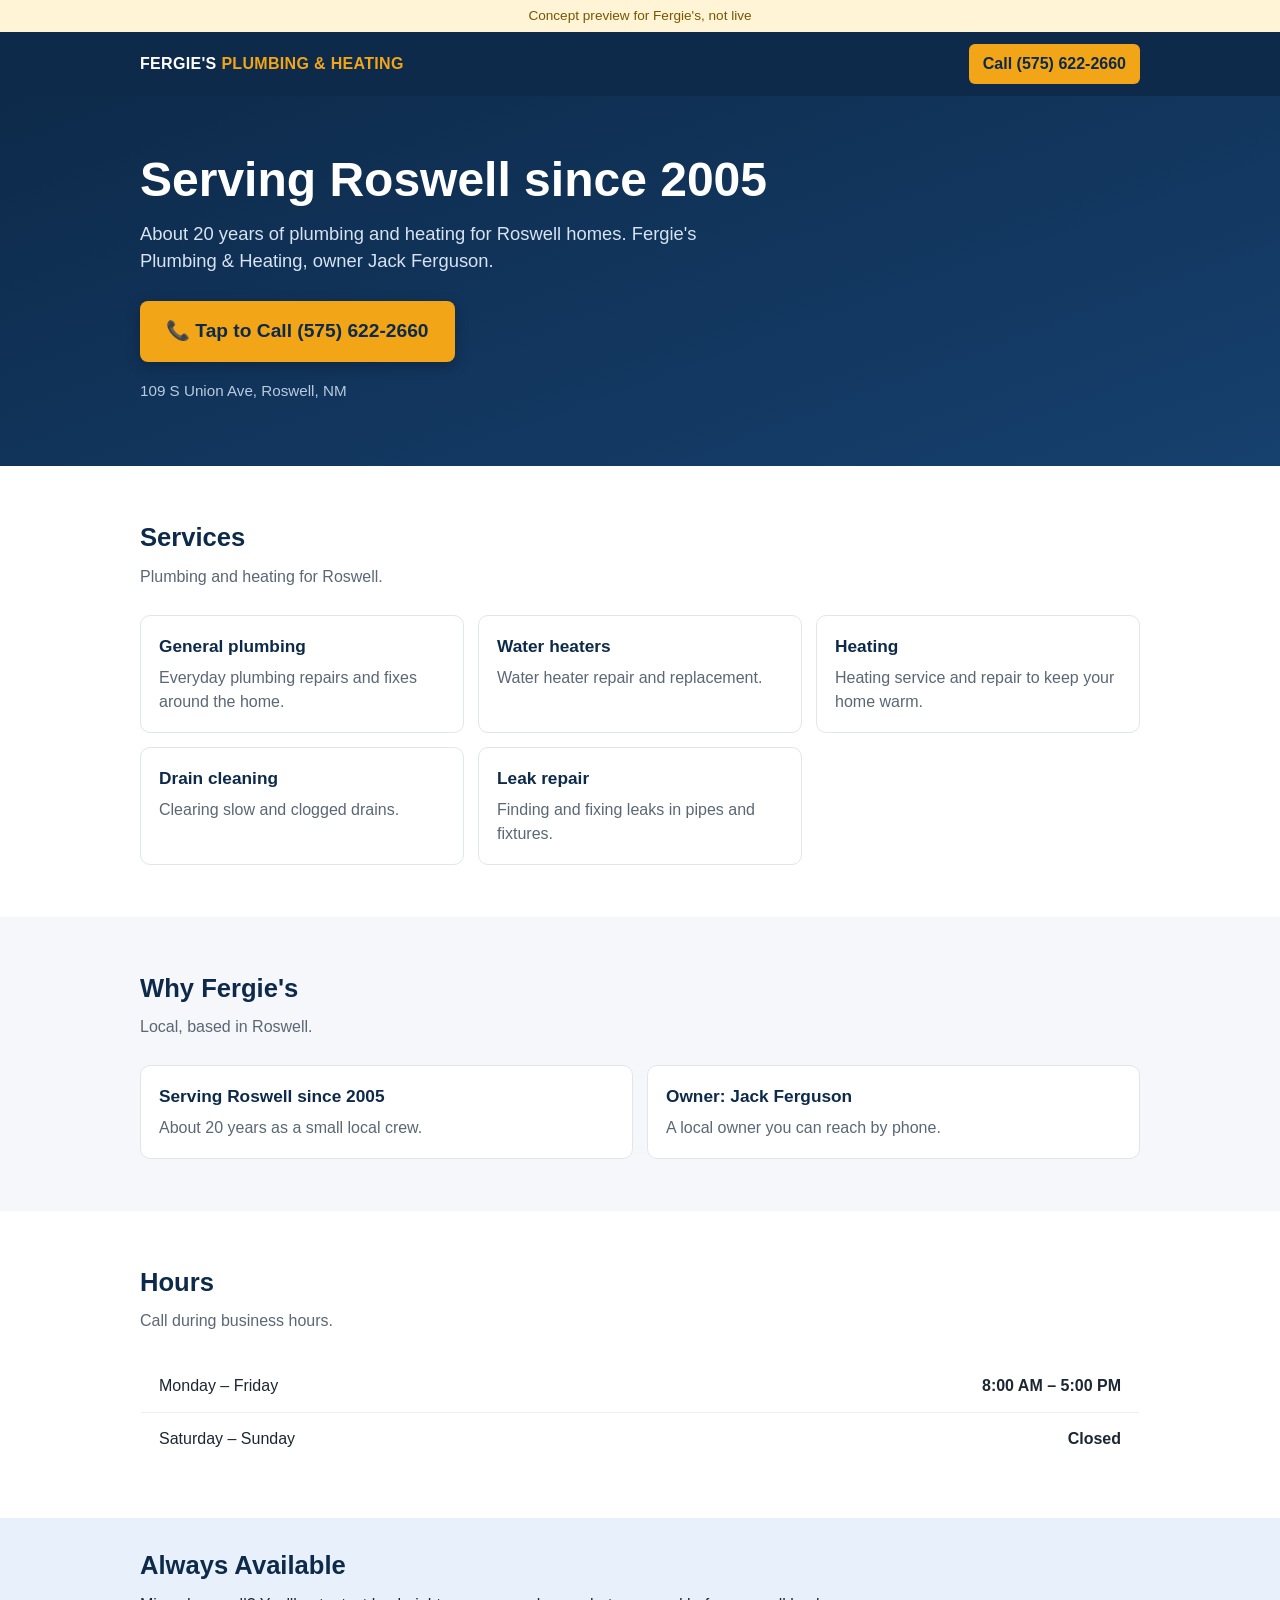
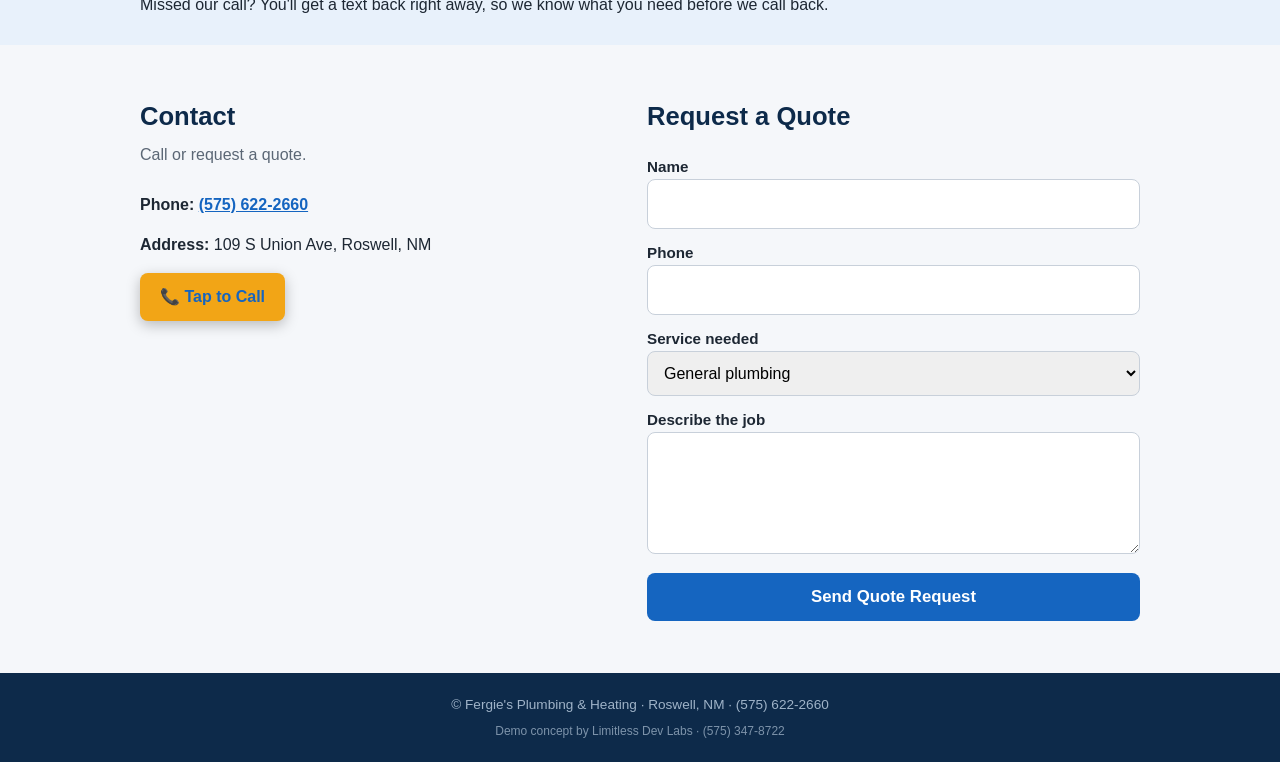
<file: fergies/index.html>
<!DOCTYPE html>
<html lang="en"><head><meta charset="utf-8"><meta name="robots" content="noindex"><meta name="viewport" content="width=device-width,initial-scale=1">
<title>Fergie's Plumbing &amp; Heating | Roswell, NM</title>
<style>
:root{--navy:#0d2a4a;--blue:#1565c0;--accent:#f2a516;--ink:#1d2733;--muted:#5b6775;--bg:#f5f7fa}
*{box-sizing:border-box}body{margin:0;font-family:"Segoe UI",Roboto,Helvetica,Arial,sans-serif;color:var(--ink);background:#fff;line-height:1.5}
.wrap{max-width:1040px;margin:0 auto;padding:0 20px}
header.top{background:var(--navy);color:#fff;padding:12px 0;position:sticky;top:0;z-index:5}
header.top .wrap{display:flex;justify-content:space-between;align-items:center;gap:12px}
.logo{font-weight:800;letter-spacing:.02em}.logo span{color:var(--accent)}
.callsm{background:var(--accent);color:var(--navy);font-weight:700;text-decoration:none;padding:8px 14px;border-radius:6px;white-space:nowrap}
.hero{background:linear-gradient(160deg,var(--navy),#16406e);color:#fff;padding:56px 0 64px}
.hero h1{font-size:2.1rem;line-height:1.15;margin:0 0 12px}.hero p{font-size:1.15rem;color:#d7e3f2;margin:0 0 26px;max-width:560px}
.cta{display:inline-block;background:var(--accent);color:var(--navy);font-weight:800;font-size:1.2rem;text-decoration:none;padding:16px 26px;border-radius:8px;box-shadow:0 4px 14px rgba(0,0,0,.25)}
.loc{margin-top:18px;font-size:.95rem;color:#b9cbe0}
section{padding:52px 0}section.alt{background:var(--bg)}
h2{font-size:1.6rem;margin:0 0 8px;color:var(--navy)}.sub{color:var(--muted);margin:0 0 26px}
.grid{display:grid;gap:14px;grid-template-columns:1fr}
.card{background:#fff;border:1px solid #e1e6ec;border-radius:10px;padding:18px}
.card h3{margin:0 0 6px;font-size:1.08rem;color:var(--navy)}.card p{margin:0;color:var(--muted)}
.stars{color:var(--accent);font-size:1.4rem;letter-spacing:2px}
.big{font-size:2rem;font-weight:800;color:var(--navy)}
table{width:100%;border-collapse:collapse;background:#fff;border-radius:10px;overflow:hidden;border:1px solid #e1e6ec}
td{padding:14px 18px;border-bottom:1px solid #eef1f4}td:last-child{text-align:right;font-weight:600}tr:last-child td{border-bottom:0}
form{display:grid;gap:12px}label{font-weight:600;font-size:.95rem}
input,textarea,select{width:100%;padding:12px;border:1px solid #c8d0da;border-radius:8px;font:inherit}
button{background:var(--blue);color:#fff;border:0;padding:14px;border-radius:8px;font-weight:700;font-size:1.05rem}
.contact a{color:var(--blue);font-weight:600}
.mocknote{font-size:.85rem;color:var(--muted)}
footer{background:var(--navy);color:#9fb3c8;padding:22px 0;font-size:.85rem;text-align:center}
footer .credit{margin-top:6px;font-size:.75rem;color:#7d93aa}
@media(min-width:760px){.hero h1{font-size:3rem}.grid.three{grid-template-columns:repeat(3,1fr)}.grid.two{grid-template-columns:1fr 1fr}}
</style></head><body>
<div style="background:#fff4d6;color:#7a5500;text-align:center;font-size:.85rem;padding:6px 10px">Concept preview for Fergie's, not live</div>
<header class="top"><div class="wrap"><div class="logo">FERGIE'S <span>PLUMBING &amp; HEATING</span></div><a class="callsm" href="tel:+15756222660">Call (575) 622-2660</a></div></header>
<section class="hero"><div class="wrap">
<h1>Serving Roswell since 2005</h1>
<p>About 20 years of plumbing and heating for Roswell homes. Fergie's Plumbing &amp; Heating, owner Jack Ferguson.</p>
<a class="cta" href="tel:+15756222660">&#128222; Tap to Call (575) 622-2660</a>
<div class="loc">109 S Union Ave, Roswell, NM</div>
</div></section>
<section><div class="wrap"><h2>Services</h2><p class="sub">Plumbing and heating for Roswell.</p>
<div class="grid three"><div class="card"><h3>General plumbing</h3><p>Everyday plumbing repairs and fixes around the home.</p></div><div class="card"><h3>Water heaters</h3><p>Water heater repair and replacement.</p></div><div class="card"><h3>Heating</h3><p>Heating service and repair to keep your home warm.</p></div><div class="card"><h3>Drain cleaning</h3><p>Clearing slow and clogged drains.</p></div><div class="card"><h3>Leak repair</h3><p>Finding and fixing leaks in pipes and fixtures.</p></div></div></div></section>
<section class="alt"><div class="wrap"><h2>Why Fergie's</h2><p class="sub">Local, based in Roswell.</p>
<div class="grid two"><div class="card"><h3>Serving Roswell since 2005</h3><p>About 20 years as a small local crew.</p></div><div class="card"><h3>Owner: Jack Ferguson</h3><p>A local owner you can reach by phone.</p></div></div></div></section>
<section><div class="wrap"><h2>Hours</h2><p class="sub">Call during business hours.</p>
<table><tr><td>Monday &ndash; Friday</td><td>8:00 AM &ndash; 5:00 PM</td></tr><tr><td>Saturday &ndash; Sunday</td><td>Closed</td></tr></table></div></section>
<section style="padding:28px 0;background:#e8f1fb"><div class="wrap"><h2>Always Available</h2><p style="margin:0">Missed our call? You'll get a text back right away, so we know what you need before we call back.</p></div></section>
<section class="alt contact"><div class="wrap grid two">
<div><h2>Contact</h2><p class="sub">Call or request a quote.</p>
<p><strong>Phone:</strong> <a href="tel:+15756222660">(575) 622-2660</a></p>
<p><strong>Address:</strong> 109 S Union Ave, Roswell, NM</p>
<p><a class="cta" href="tel:+15756222660" style="font-size:1rem;padding:12px 20px">&#128222; Tap to Call</a></p></div>
<form onsubmit="event.preventDefault()"><h2>Request a Quote</h2>
<div><label>Name</label><input required></div><div><label>Phone</label><input type="tel" required></div>
<div><label>Service needed</label><select><option>General plumbing</option><option>Water heaters</option><option>Heating</option><option>Drain cleaning</option><option>Leak repair</option></select></div>
<div><label>Describe the job</label><textarea rows="4"></textarea></div><button>Send Quote Request</button></form></div></section>
<footer><div class="wrap">&copy; Fergie's Plumbing &amp; Heating &middot; Roswell, NM &middot; (575) 622-2660<div class="credit">Demo concept by Limitless Dev Labs &middot; (575) 347-8722</div></div></footer>
</body></html>
</file>
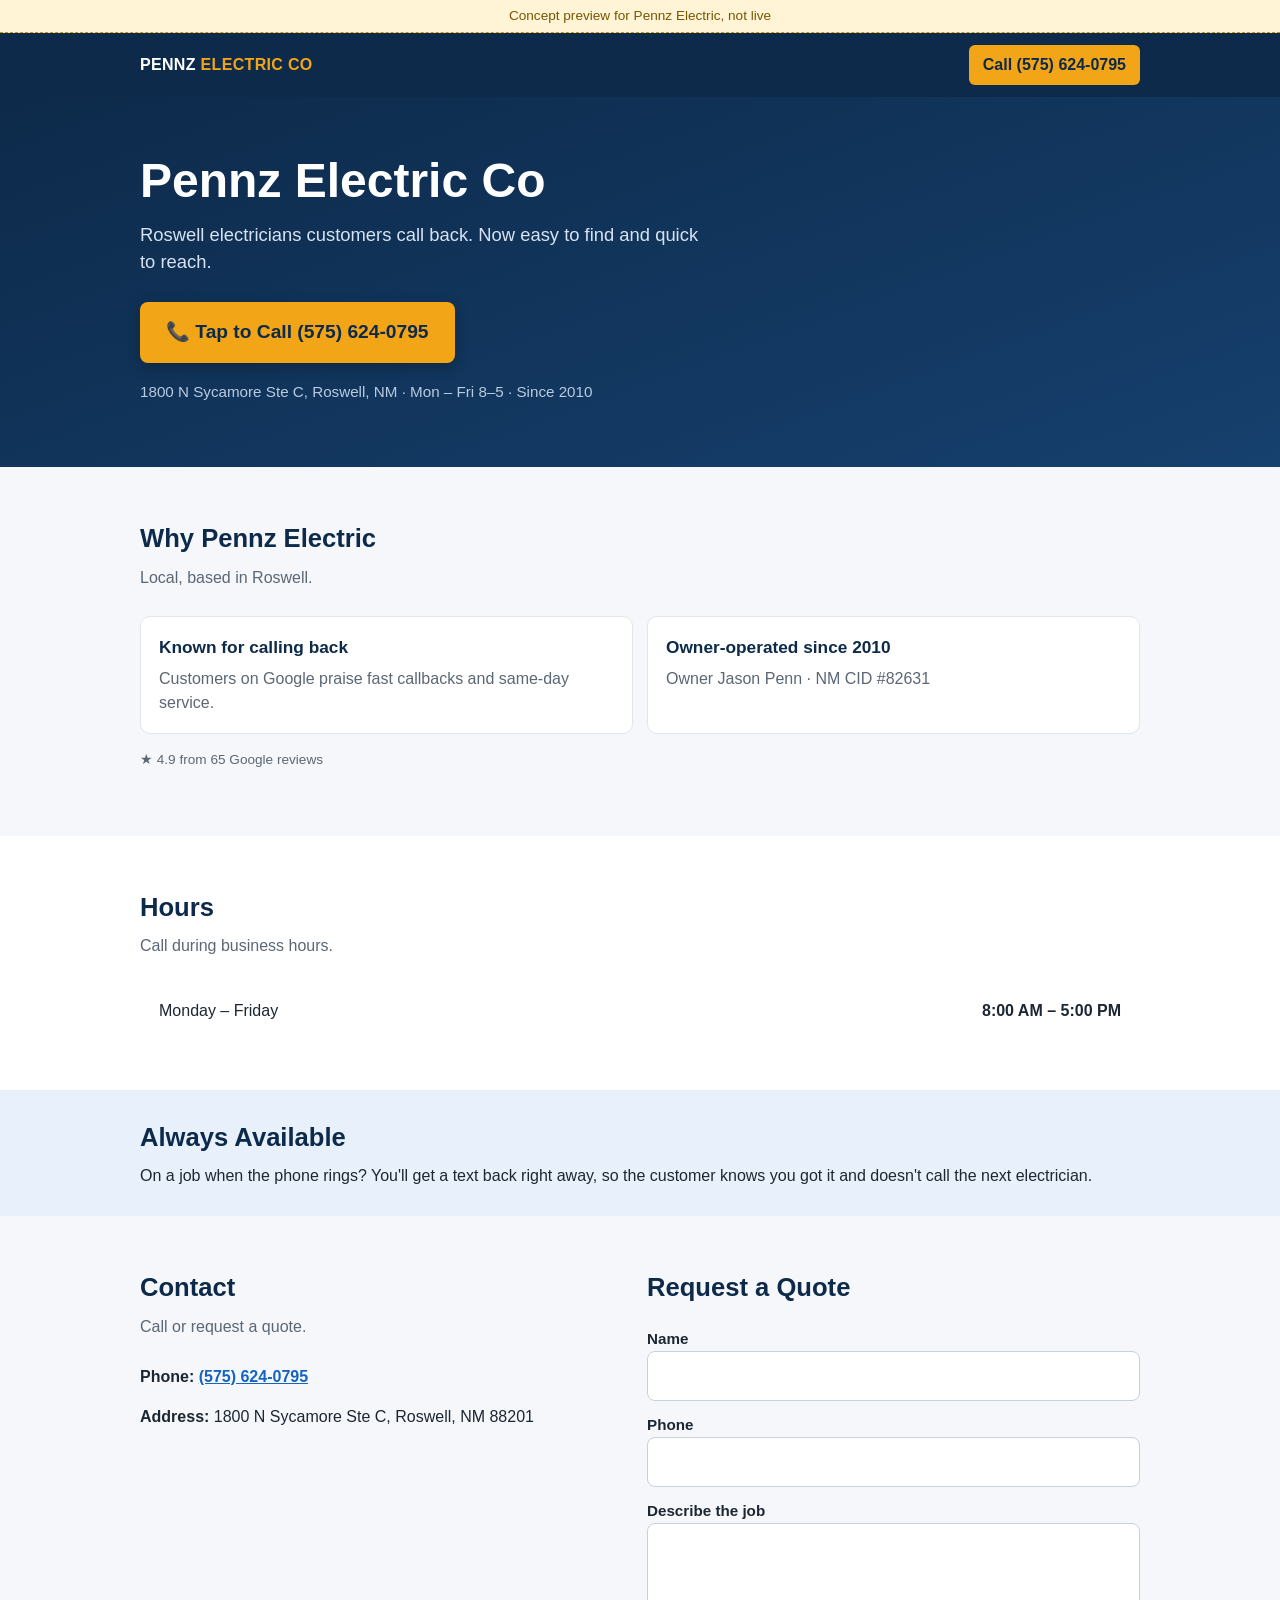
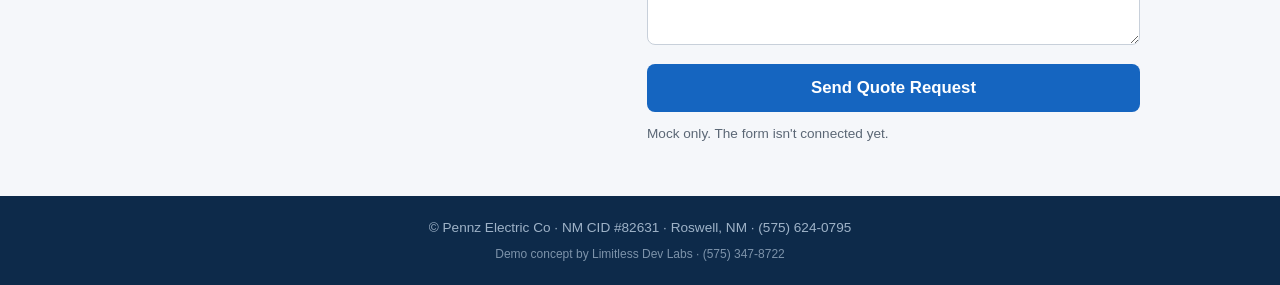
<file: pennz/index.html>
<!DOCTYPE html>
<html lang="en"><head><meta charset="utf-8"><meta name="robots" content="noindex,nofollow"><meta name="viewport" content="width=device-width,initial-scale=1">
<title>Pennz Electric Co | Roswell, NM</title>
<style>
:root{--navy:#0d2a4a;--blue:#1565c0;--accent:#f2a516;--ink:#1d2733;--muted:#5b6775;--bg:#f5f7fa}
*{box-sizing:border-box}body{margin:0;font-family:"Segoe UI",Roboto,Helvetica,Arial,sans-serif;color:var(--ink);background:#fff;line-height:1.5}
.wrap{max-width:1040px;margin:0 auto;padding:0 20px}
.ph{background:#fff4d6;border:1px dashed #c9900a;color:#7a5500;padding:1px 6px;border-radius:4px;font-size:.92em}
header.top{background:var(--navy);color:#fff;padding:12px 0;position:sticky;top:0;z-index:5}
header.top .wrap{display:flex;justify-content:space-between;align-items:center;gap:12px}
.logo{font-weight:800;letter-spacing:.02em}.logo span{color:var(--accent)}
.callsm{background:var(--accent);color:var(--navy);font-weight:700;text-decoration:none;padding:8px 14px;border-radius:6px;white-space:nowrap}
.hero{background:linear-gradient(160deg,var(--navy),#16406e);color:#fff;padding:56px 0 64px}
.hero h1{font-size:2.1rem;line-height:1.15;margin:0 0 12px}.hero p{font-size:1.15rem;color:#d7e3f2;margin:0 0 26px;max-width:560px}
.cta{display:inline-block;background:var(--accent);color:var(--navy);font-weight:800;font-size:1.2rem;text-decoration:none;padding:16px 26px;border-radius:8px;box-shadow:0 4px 14px rgba(0,0,0,.25)}
.loc{margin-top:18px;font-size:.95rem;color:#b9cbe0}
section{padding:52px 0}section.alt{background:var(--bg)}
h2{font-size:1.6rem;margin:0 0 8px;color:var(--navy)}.sub{color:var(--muted);margin:0 0 26px}
.grid{display:grid;gap:14px;grid-template-columns:1fr}
.card{background:#fff;border:1px solid #e1e6ec;border-radius:10px;padding:18px}
.card h3{margin:0 0 6px;font-size:1.08rem;color:var(--navy)}.card p{margin:0;color:var(--muted)}
.stars{color:var(--accent);font-size:1.4rem;letter-spacing:2px}
.big{font-size:2rem;font-weight:800;color:var(--navy)}
table{width:100%;border-collapse:collapse;background:#fff;border-radius:10px;overflow:hidden;border:1px solid #e1e6ec}
td{padding:14px 18px;border-bottom:1px solid #eef1f4}td:last-child{text-align:right;font-weight:600}tr:last-child td{border-bottom:0}
form{display:grid;gap:12px}label{font-weight:600;font-size:.95rem}
input,textarea,select{width:100%;padding:12px;border:1px solid #c8d0da;border-radius:8px;font:inherit}
button{background:var(--blue);color:#fff;border:0;padding:14px;border-radius:8px;font-weight:700;font-size:1.05rem}
.contact a{color:var(--blue);font-weight:600}
.mocknote{font-size:.85rem;color:var(--muted)}
footer{background:var(--navy);color:#9fb3c8;padding:22px 0;font-size:.85rem;text-align:center}
footer .credit{margin-top:6px;font-size:.75rem;color:#7d93aa}
@media(min-width:760px){.hero h1{font-size:3rem}.grid.three{grid-template-columns:repeat(3,1fr)}.grid.two{grid-template-columns:1fr 1fr}}
</style></head><body>
<div style="background:#fff4d6;color:#7a5500;text-align:center;font-size:.85rem;padding:6px 10px;border-bottom:1px dashed #c9900a">Concept preview for Pennz Electric, not live</div>
<header class="top"><div class="wrap"><div class="logo">PENNZ <span>ELECTRIC CO</span></div><a class="callsm" href="tel:+15756240795">Call (575) 624-0795</a></div></header>
<section class="hero"><div class="wrap">
<h1>Pennz Electric Co</h1>
<p>Roswell electricians customers call back. Now easy to find and quick to reach.</p>
<a class="cta" href="tel:+15756240795">&#128222; Tap to Call (575) 624-0795</a>
<div class="loc">1800 N Sycamore Ste C, Roswell, NM &middot; Mon &ndash; Fri 8&ndash;5 &middot; Since 2010</div>
</div></section>
<section class="alt"><div class="wrap">
<h2>Why Pennz Electric</h2><p class="sub">Local, based in Roswell.</p>
<div class="grid two"><div class="card"><h3>Known for calling back</h3><p>Customers on Google praise fast callbacks and same-day service.</p></div><div class="card"><h3>Owner-operated since 2010</h3><p>Owner Jason Penn &middot; NM CID #82631</p></div></div>
<p class="mocknote" style="margin-top:16px">&#9733; 4.9 from 65 Google reviews</p></div></section>
<section><div class="wrap">
<h2>Hours</h2><p class="sub">Call during business hours.</p>
<table><tr><td>Monday &ndash; Friday</td><td>8:00 AM &ndash; 5:00 PM</td></tr></table>
</div></section>
<section style="padding:28px 0;background:#e8f1fb"><div class="wrap"><h2>Always Available</h2><p style="margin:0">On a job when the phone rings? You'll get a text back right away, so the customer knows you got it and doesn't call the next electrician.</p></div></section>
<section class="alt contact"><div class="wrap grid two">
<div><h2>Contact</h2><p class="sub">Call or request a quote.</p>
<p><strong>Phone:</strong> <a href="tel:+15756240795">(575) 624-0795</a></p>
<p><strong>Address:</strong> 1800 N Sycamore Ste C, Roswell, NM 88201</p>
</div>
<form onsubmit="event.preventDefault();alert('Mock form: not connected.')">
<h2>Request a Quote</h2>
<div><label>Name</label><input required></div>
<div><label>Phone</label><input type="tel" required></div>
<div><label>Describe the job</label><textarea rows="4"></textarea></div>
<button>Send Quote Request</button>
<div class="mocknote">Mock only. The form isn't connected yet.</div>
</form></div></section>
<footer><div class="wrap">&copy; Pennz Electric Co &middot; NM CID #82631 &middot; Roswell, NM &middot; (575) 624-0795<div class="credit">Demo concept by Limitless Dev Labs &middot; (575) 347-8722</div></div></footer>
</body></html>
</file>
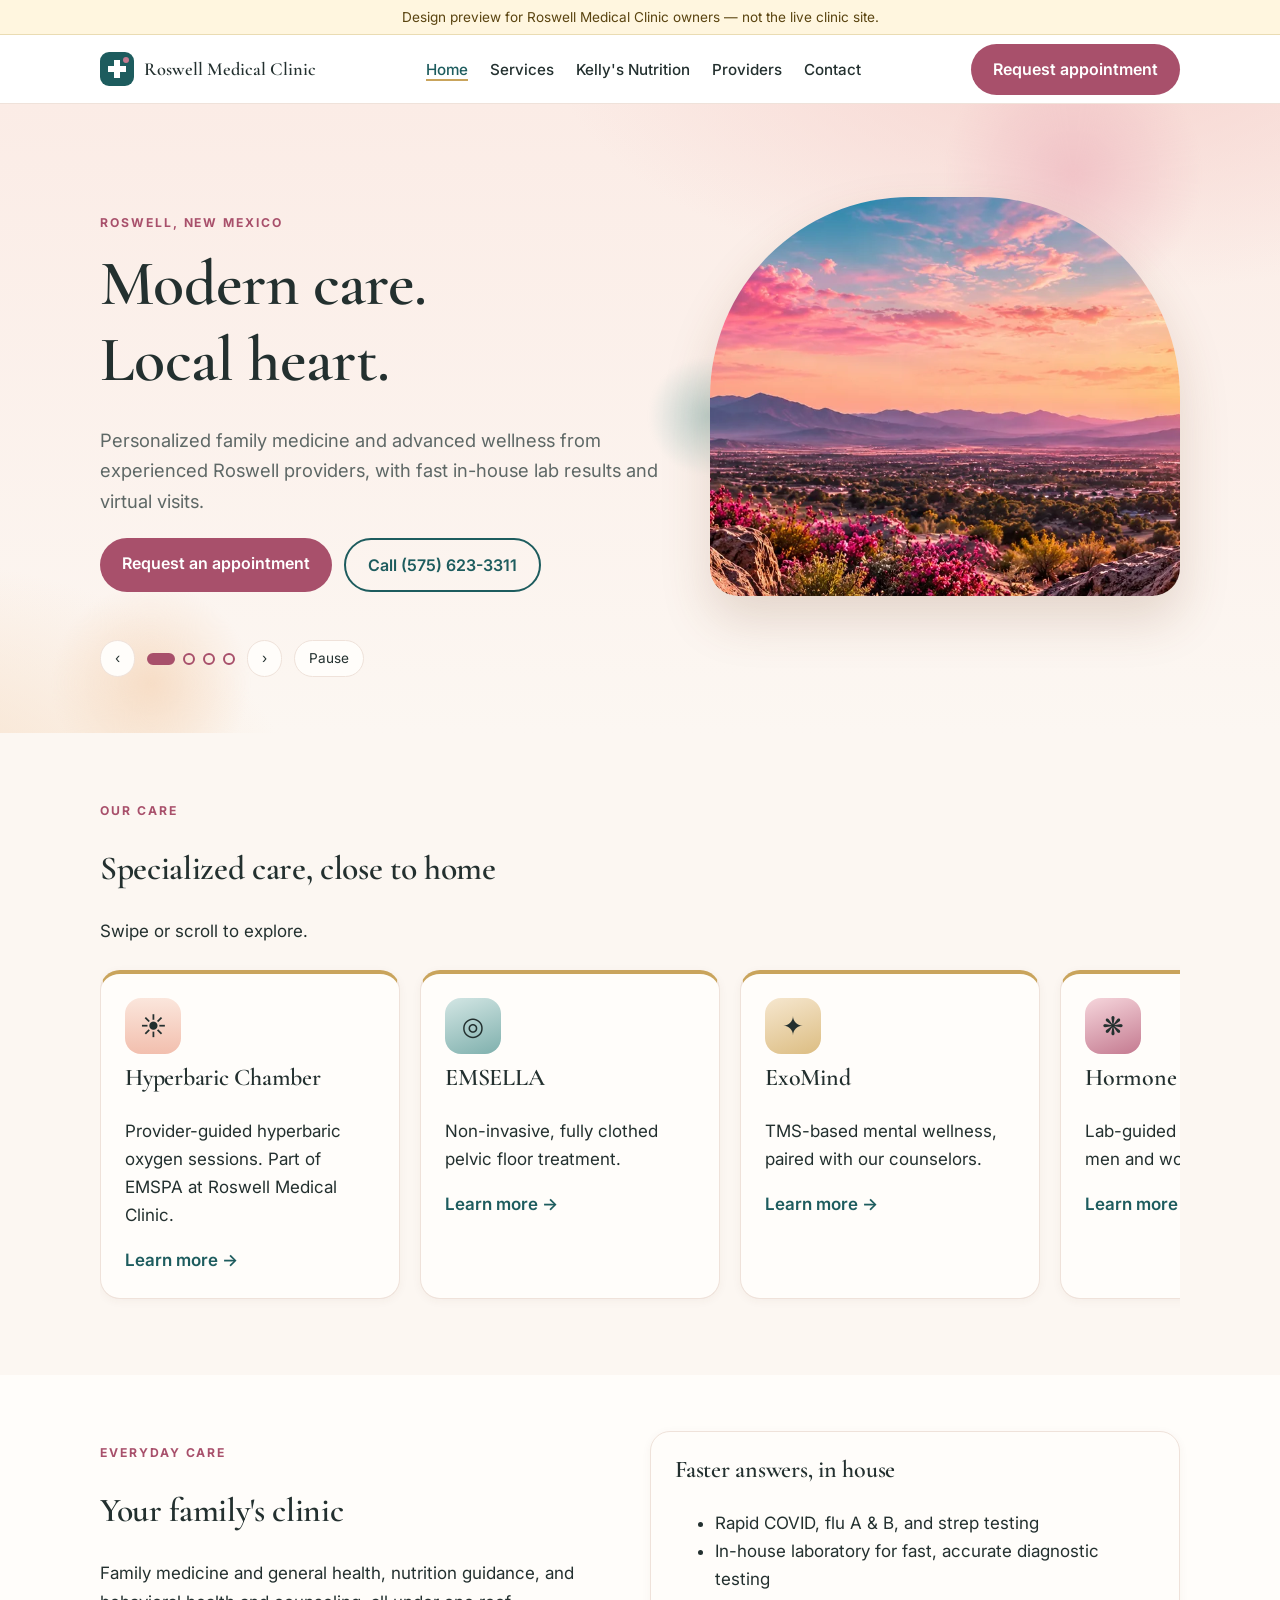
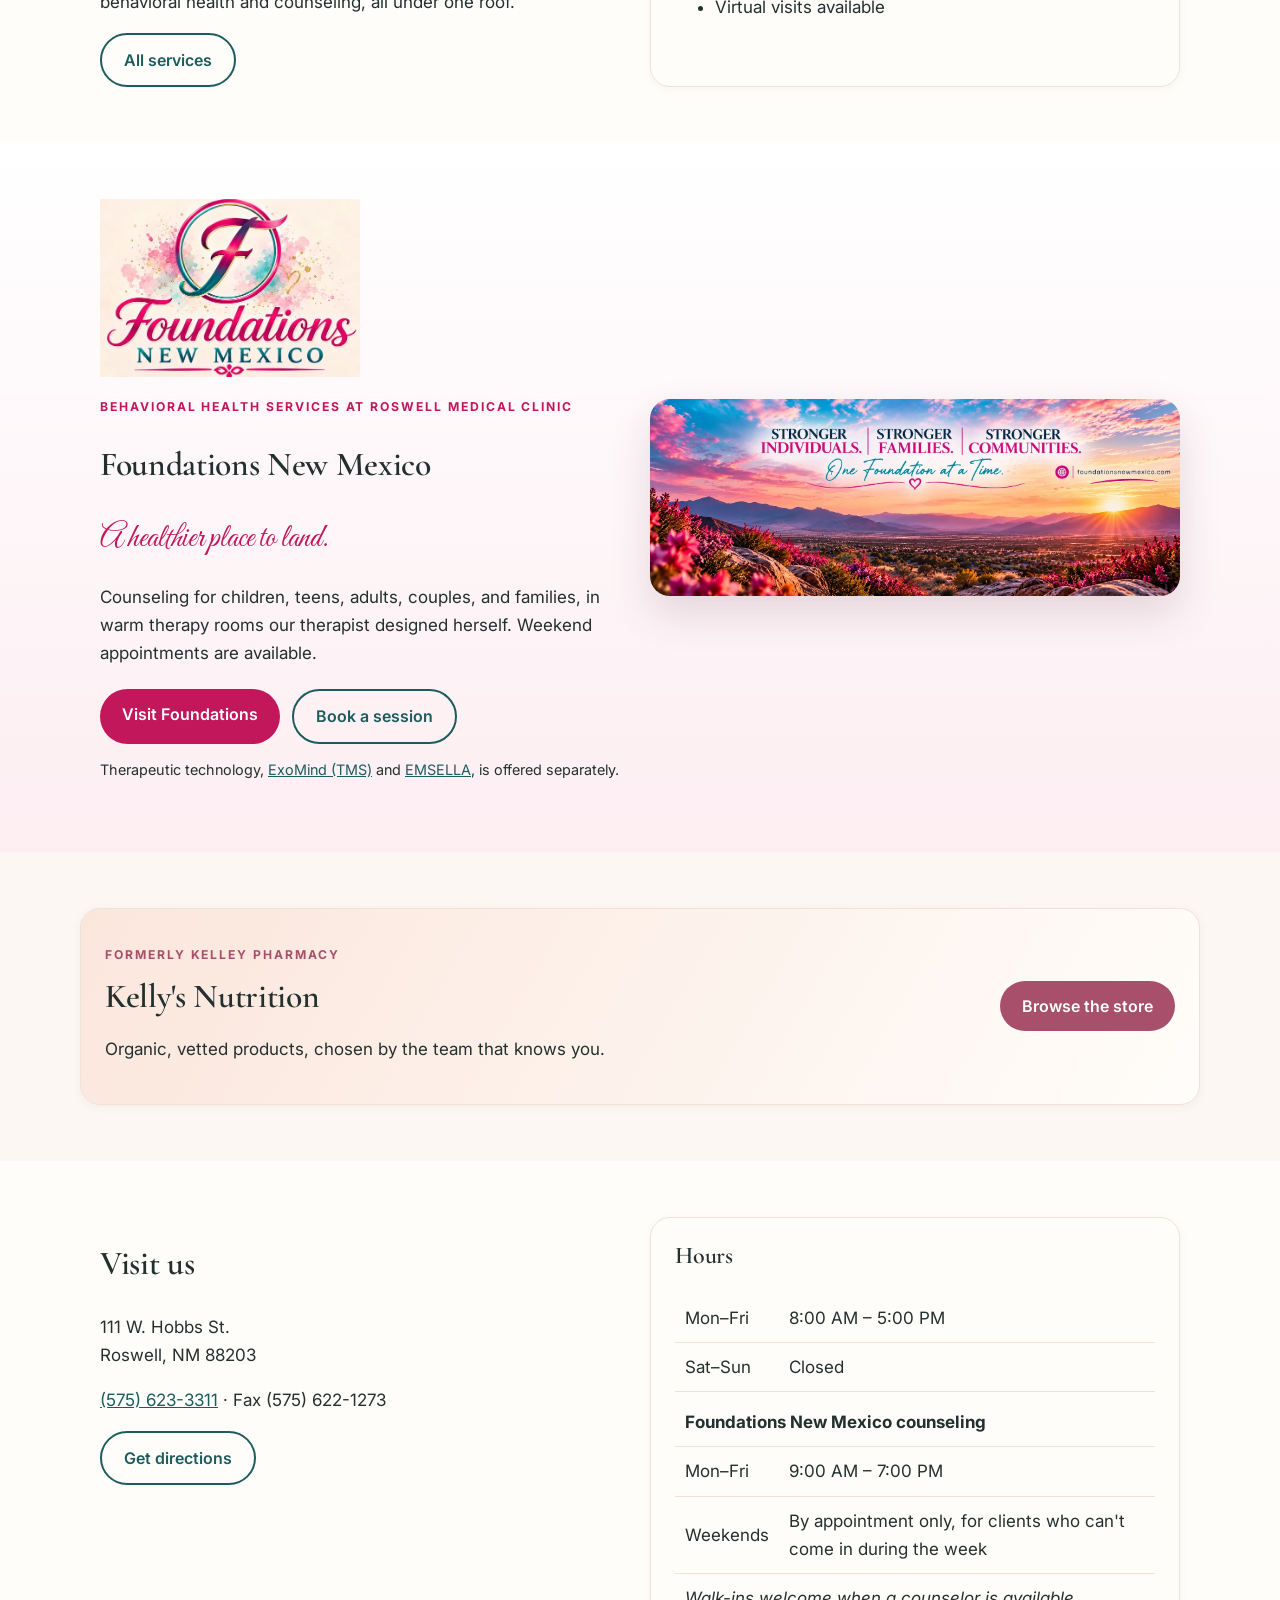
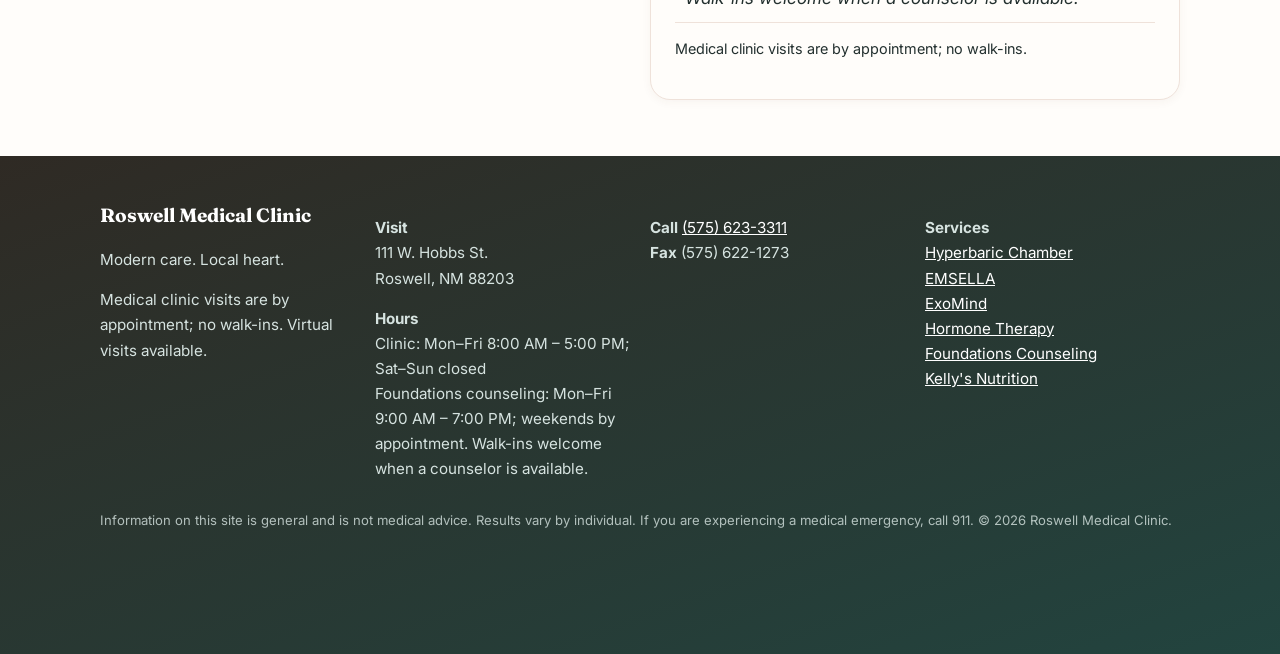
<file: roswell-medical/index.html>
<!doctype html><html lang="en"><head><meta charset="utf-8"><meta name="viewport" content="width=device-width,initial-scale=1">
<meta name="robots" content="noindex,nofollow"><title>Roswell Medical Clinic | Family Medicine & Wellness in Roswell, NM</title><meta name="description" content="Roswell Medical Clinic on W. Hobbs St.: family medicine, in-house lab, rapid testing, behavioral health, hormone therapy, hyperbaric, EMSELLA, ExoMind, and Kelly's Nutrition. Call (575) 623-3311.">
<meta property="og:title" content="Roswell Medical Clinic | Family Medicine & Wellness in Roswell, NM"><meta property="og:description" content="Roswell Medical Clinic on W. Hobbs St.: family medicine, in-house lab, rapid testing, behavioral health, hormone therapy, hyperbaric, EMSELLA, ExoMind, and Kelly's Nutrition. Call (575) 623-3311."><meta name="theme-color" content="#1d5c5e">
<link rel="preconnect" href="https://fonts.googleapis.com"><link href="https://fonts.googleapis.com/css2?family=Cormorant+Garamond:wght@500;600;700&family=Great+Vibes&family=Playfair+Display:wght@700;900&family=Fraunces:wght@600&family=Inter:wght@400;500;600;700&display=swap" rel="stylesheet">
<link rel="stylesheet" href="styles.css"><script type="application/ld+json">{"@context": "https://schema.org", "@type": ["MedicalClinic", "LocalBusiness"], "name": "Roswell Medical Clinic", "slogan": "Modern care. Local heart.", "telephone": "+1-575-623-3311", "faxNumber": "+1-575-622-1273", "address": {"@type": "PostalAddress", "streetAddress": "111 W. Hobbs St.", "addressLocality": "Roswell", "addressRegion": "NM", "postalCode": "88203", "addressCountry": "US"}, "url": "https://roswellmedical.com/", "openingHours": "Mo-Fr 08:00-17:00", "medicalSpecialty": ["PrimaryCare", "Psychiatric"], "availableService": []}</script></head><body>
<a class="skip" href="#main">Skip to content</a><div class="preview">Design preview for Roswell Medical Clinic owners — not the live clinic site.</div>
<header><div class="wrap hbar"><a class="logo" href="index.html"><svg width="34" height="34" viewBox="0 0 34 34" aria-hidden="true"><rect width="34" height="34" rx="9" fill="#1d5c5e"/><path d="M14 8h6v6h6v6h-6v6h-6v-6H8v-6h6z" fill="#fff"/><circle cx="26" cy="8" r="3" fill="#c47a90"/></svg><span>Roswell Medical Clinic</span></a>
<button class="menu-t" aria-expanded="false" aria-controls="nav" onclick="var n=document.getElementById('nav');n.classList.toggle('open');this.setAttribute('aria-expanded',n.classList.contains('open'))">Menu</button>
<nav id="nav" aria-label="Main"><ul><li><a href="index.html" aria-current="page">Home</a></li><li><a href="services.html">Services</a></li><li><a href="kellys-nutrition.html">Kelly's Nutrition</a></li><li><a href="providers.html">Providers</a></li><li><a href="contact.html">Contact</a></li></ul></nav><a class="btn" href="book.html">Request appointment</a></div></header>
<main id="main">
<section class="hero" aria-label="Featured"><div class="blob b1"></div><div class="blob b2"></div><div class="blob b3"></div><div class="wrap"><div class="car" data-car aria-roledescription="carousel" aria-label="Clinic highlights"><div class="car-track" aria-live="off"><div class="slide" role="group" aria-roledescription="slide"><div class="hs"><div><p class="eyebrow">Roswell, New Mexico</p><h1>Modern care.<br>Local heart.</h1><p class="lead">Personalized family medicine and advanced wellness from experienced Roswell providers, with fast in-house lab results and virtual visits.</p><div class="cta"><a class="btn" href="book.html">Request an appointment</a><a class="btn ghost" href="tel:+15756233311">Call (575) 623-3311</a></div></div><div class="art photo" role="img" aria-label="Sunset over the desert mountains" style="background-image:url(img/sunset.svg)"></div></div></div><div class="slide" role="group" aria-roledescription="slide"><div class="hs"><div><p class="eyebrow">Advanced wellness</p><h1>Hyperbaric chamber, right here in Roswell</h1><p class="lead">Provider-guided hyperbaric oxygen sessions in a calm, private setting. Every plan starts with a consultation. Part of EMSPA at Roswell Medical Clinic.</p><div class="cta"><a class="btn" href="hyperbaric-chamber-roswell-nm.html">Explore hyperbaric</a><a class="btn ghost" href="book.html?service=hyperbaric">Book a consult</a></div></div><div class="art g2" role="img" aria-label="Decorative illustration, Hyperbaric suite photo coming"><div class="ring" style="width:60%;aspect-ratio:1;top:12%;left:20%"></div><div class="ring" style="width:36%;aspect-ratio:1;top:24%;left:32%;animation-delay:-4s"></div><span class="tag">Hyperbaric suite · photo coming</span></div></div></div><div class="slide" role="group" aria-roledescription="slide"><div class="hs"><div><p class="eyebrow">Inside the clinic</p><h1>Kelly's Nutrition</h1><p class="lead">Formerly Kelley Pharmacy, now Kelly's Nutrition. Organic, vetted supplements, therapeutics, freezer meats, and freeze-dryers.</p><div class="cta"><a class="btn" href="kellys-nutrition.html">Visit the store</a><a class="btn ghost" href="tel:+15756233311">Ask our nutrition desk</a></div></div><div class="art g3" role="img" aria-label="Decorative illustration, Kelly's Nutrition photo coming"><div class="sun"></div><div class="mesa"></div><span class="tag">Kelly's Nutrition · photo coming</span></div></div></div><div class="slide" role="group" aria-roledescription="slide"><div class="hs"><div><p class="eyebrow">Appointment-based care</p><h1>Book a visit that fits your day</h1><p class="lead">Open weekdays 8:00 AM to 5:00 PM. Medical clinic visits are by appointment; no walk-ins. Virtual visits are available.</p><div class="cta"><a class="btn" href="book.html">Request an appointment</a><a class="btn ghost" href="contact.html">Hours &amp; directions</a></div></div><div class="art g4" role="img" aria-label="Decorative illustration, Front desk photo coming"><div class="ring" style="width:60%;aspect-ratio:1;top:12%;left:20%"></div><div class="ring" style="width:36%;aspect-ratio:1;top:24%;left:32%;animation-delay:-4s"></div><span class="tag">Front desk · photo coming</span></div></div></div></div><div class="ctrl"><button class="arr prev" type="button" aria-label="Previous slide">‹</button><div class="dots"></div><button class="arr next" type="button" aria-label="Next slide">›</button><button class="pb" type="button">Pause</button></div></div></div></section>
<section><div class="wrap"><p class="eyebrow">Our care</p><h2>Specialized care, close to home</h2><p>Swipe or scroll to explore.</p><div class="rail" role="region" aria-label="Services" tabindex="0"><div class="card feature"><div class="cat-ic g1" aria-hidden="true">☀</div><h3>Hyperbaric Chamber</h3><p>Provider-guided hyperbaric oxygen sessions. Part of EMSPA at Roswell Medical Clinic.</p><a class="more" href="hyperbaric-chamber-roswell-nm.html">Learn more →</a></div><div class="card feature"><div class="cat-ic g2" aria-hidden="true">◎</div><h3>EMSELLA</h3><p>Non-invasive, fully clothed pelvic floor treatment.</p><a class="more" href="emsella-roswell-nm.html">Learn more →</a></div><div class="card feature"><div class="cat-ic g3" aria-hidden="true">✦</div><h3>ExoMind</h3><p>TMS-based mental wellness, paired with our counselors.</p><a class="more" href="exomind-roswell-nm.html">Learn more →</a></div><div class="card feature"><div class="cat-ic g4" aria-hidden="true">❋</div><h3>Hormone Therapy</h3><p>Lab-guided hormone care for men and women.</p><a class="more" href="hormone-therapy-roswell-nm.html">Learn more →</a></div><div class="card feature"><div class="cat-ic g1" aria-hidden="true">✚</div><h3>Family Medicine</h3><p>Checkups, chronic care, and sick visits for every age.</p><a class="more" href="services.html">Learn more →</a></div><div class="card feature"><div class="cat-ic g2" aria-hidden="true">⚗</div><h3>In-House Lab &amp; Rapid Tests</h3><p>COVID, flu A &amp; B, and strep, plus fast diagnostics.</p><a class="more" href="services.html">Learn more →</a></div><div class="card feature"><div class="cat-ic g3" aria-hidden="true">❦</div><h3>Foundations New Mexico</h3><p>Counseling for children, teens, adults, couples &amp; families.</p><a class="more" href="behavioral-health-counseling-roswell-nm.html">Learn more →</a></div></div></div></section>
<section style="background:var(--card)"><div class="wrap grid"><div><p class="eyebrow">Everyday care</p><h2>Your family's clinic</h2><p>Family medicine and general health, nutrition guidance, and behavioral health and counseling, all under one roof.</p><a class="btn ghost" href="services.html">All services</a></div>
<div class="card"><h3>Faster answers, in house</h3><ul><li>Rapid COVID, flu A &amp; B, and strep testing</li><li>In-house laboratory for fast, accurate diagnostic testing</li><li>Virtual visits available</li></ul></div></div></section>
<section style="background:linear-gradient(180deg,#fff,#fdeef2)"><div class="wrap grid" style="align-items:center"><div><img src="img/logo.svg" alt="Foundations New Mexico logo" width="300" height="205" style="max-width:260px;height:auto;mix-blend-mode:multiply" loading="lazy"><p class="eyebrow" style="color:#c2185b">Behavioral Health Services at Roswell Medical Clinic</p><h2>Foundations New Mexico</h2><p style="font-family:'Great Vibes',cursive;font-size:2rem;color:#c2185b;margin:.2em 0">A healthier place to land.</p><p>Counseling for children, teens, adults, couples, and families, in warm therapy rooms our therapist designed herself. Weekend appointments are available.</p><div class="cta"><a class="btn" style="background:#c2185b" href="behavioral-health-counseling-roswell-nm.html">Visit Foundations</a><a class="btn ghost" href="book.html?service=behavioral">Book a session</a></div><p style="font-size:.9rem;margin-top:14px">Therapeutic technology, <a href="exomind-roswell-nm.html">ExoMind (TMS)</a> and <a href="emsella-roswell-nm.html">EMSELLA</a>, is offered separately.</p></div><img class="fimg" src="img/stronger.svg" alt="Stronger Individuals. Stronger Families. Stronger Communities. One Foundation at a Time." width="1600" height="595" loading="lazy"></div></section>
<section><div class="wrap card" style="display:flex;flex-wrap:wrap;gap:24px;align-items:center;justify-content:space-between;background:linear-gradient(120deg,#fbe6dc,#fffdfa)"><div><p class="eyebrow">Formerly Kelley Pharmacy</p><h2 style="margin:.2em 0">Kelly's Nutrition</h2><p>Organic, vetted products, chosen by the team that knows you.</p></div><a class="btn" href="kellys-nutrition.html">Browse the store</a></div></section>
<section style="background:var(--card)"><div class="wrap grid"><div><h2>Visit us</h2><p>111 W. Hobbs St.<br>Roswell, NM 88203</p><p><a href="tel:+15756233311">(575) 623-3311</a> · Fax (575) 622-1273</p><a class="btn ghost" href="https://maps.google.com/?q=111+W+Hobbs+St+Roswell+NM+88203">Get directions</a></div><div class="card"><h3>Hours</h3><table><tr><td>Mon–Fri</td><td>8:00 AM – 5:00 PM</td></tr><tr><td>Sat–Sun</td><td>Closed</td></tr><tr><th colspan="2" style="padding-top:16px">Foundations New Mexico counseling</th></tr><tr><td>Mon–Fri</td><td>9:00 AM – 7:00 PM</td></tr><tr><td>Weekends</td><td>By appointment only, for clients who can't come in during the week</td></tr><tr><td colspan="2"><em>Walk-ins welcome when a counselor is available.</em></td></tr></table><p style="font-size:.9rem">Medical clinic visits are by appointment; no walk-ins.</p></div></div></section></main>
<footer><div class="wrap grid"><div><strong style="font-family:Fraunces,serif;font-size:1.2rem;color:#fff">Roswell Medical Clinic</strong><p>Modern care. Local heart.</p><p>Medical clinic visits are by appointment; no walk-ins. Virtual visits available.</p></div>
<div><p><strong>Visit</strong><br>111 W. Hobbs St.<br>Roswell, NM 88203</p><p><strong>Hours</strong><br>Clinic: Mon–Fri 8:00 AM – 5:00 PM; Sat–Sun closed<br>Foundations counseling: Mon–Fri 9:00 AM – 7:00 PM; weekends by appointment. Walk-ins welcome when a counselor is available.</p></div><div><p><strong>Call</strong> <a href="tel:+15756233311">(575) 623-3311</a><br><strong>Fax</strong> (575) 622-1273</p></div>
<div><p><strong>Services</strong><br><a href="hyperbaric-chamber-roswell-nm.html">Hyperbaric Chamber</a><br><a href="emsella-roswell-nm.html">EMSELLA</a><br><a href="exomind-roswell-nm.html">ExoMind</a><br><a href="hormone-therapy-roswell-nm.html">Hormone Therapy</a><br><a href="behavioral-health-counseling-roswell-nm.html">Foundations Counseling</a><br><a href="kellys-nutrition.html">Kelly's Nutrition</a></p></div></div>
<div class="wrap"><p style="font-size:.82rem;opacity:.8">Information on this site is general and is not medical advice. Results vary by individual. If you are experiencing a medical emergency, call 911. © 2026 Roswell Medical Clinic.</p></div></footer>
<div class="mbar"><a class="btn ghost" href="tel:+15756233311">Call</a><a class="btn" href="book.html">Book</a></div><script src="site.js" defer></script></body></html>
</file>
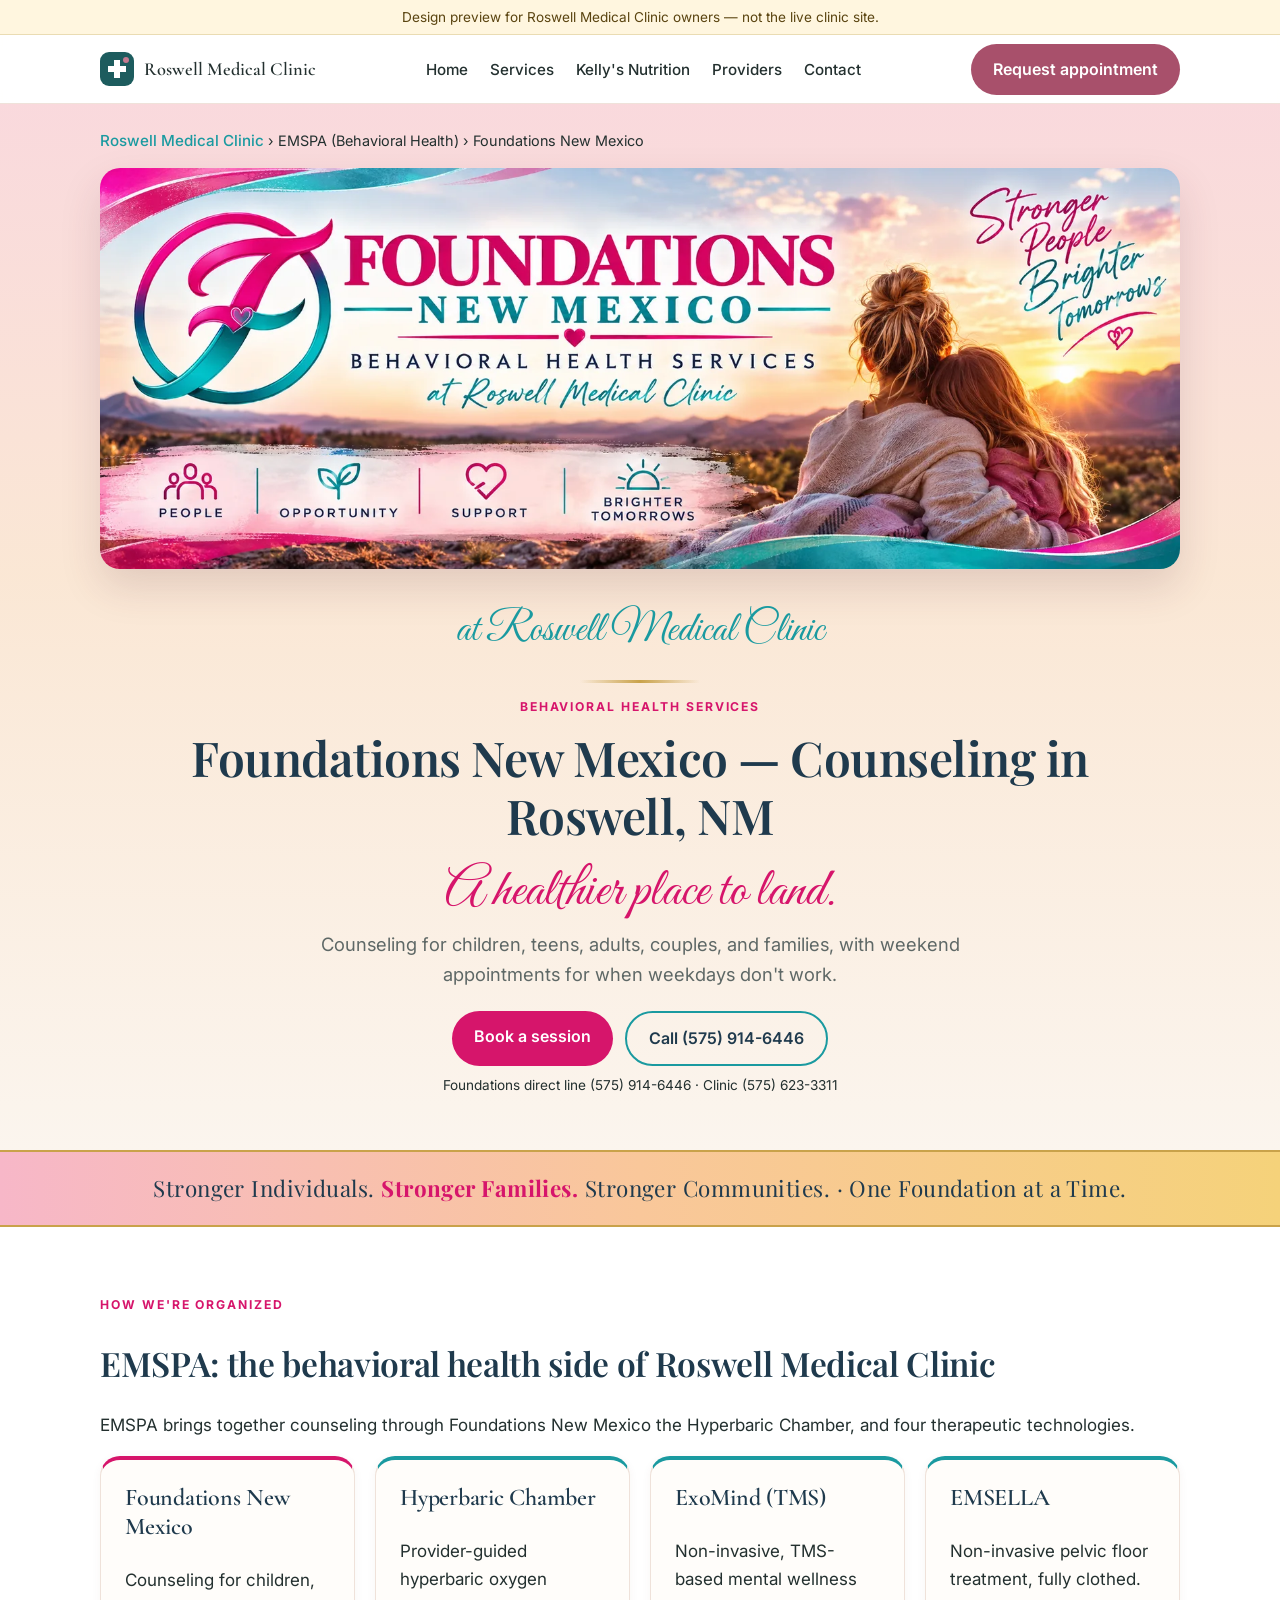
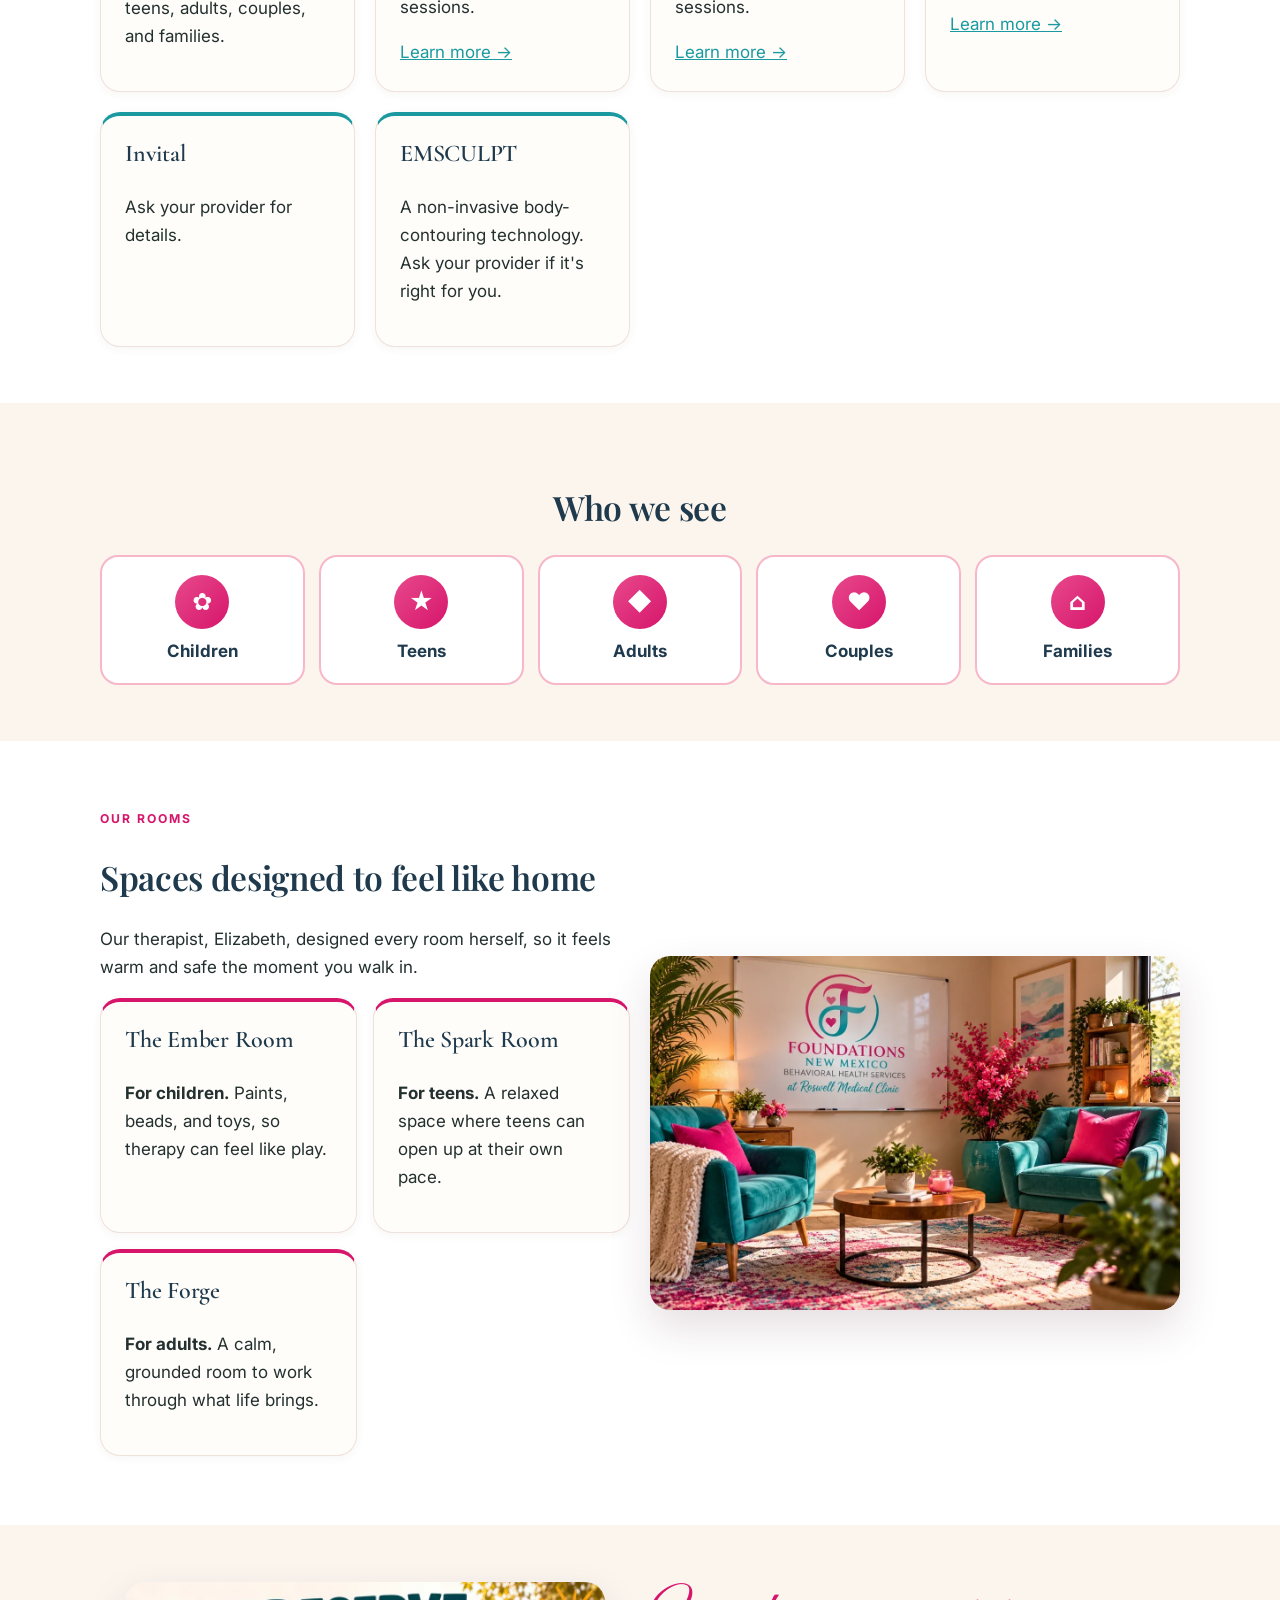
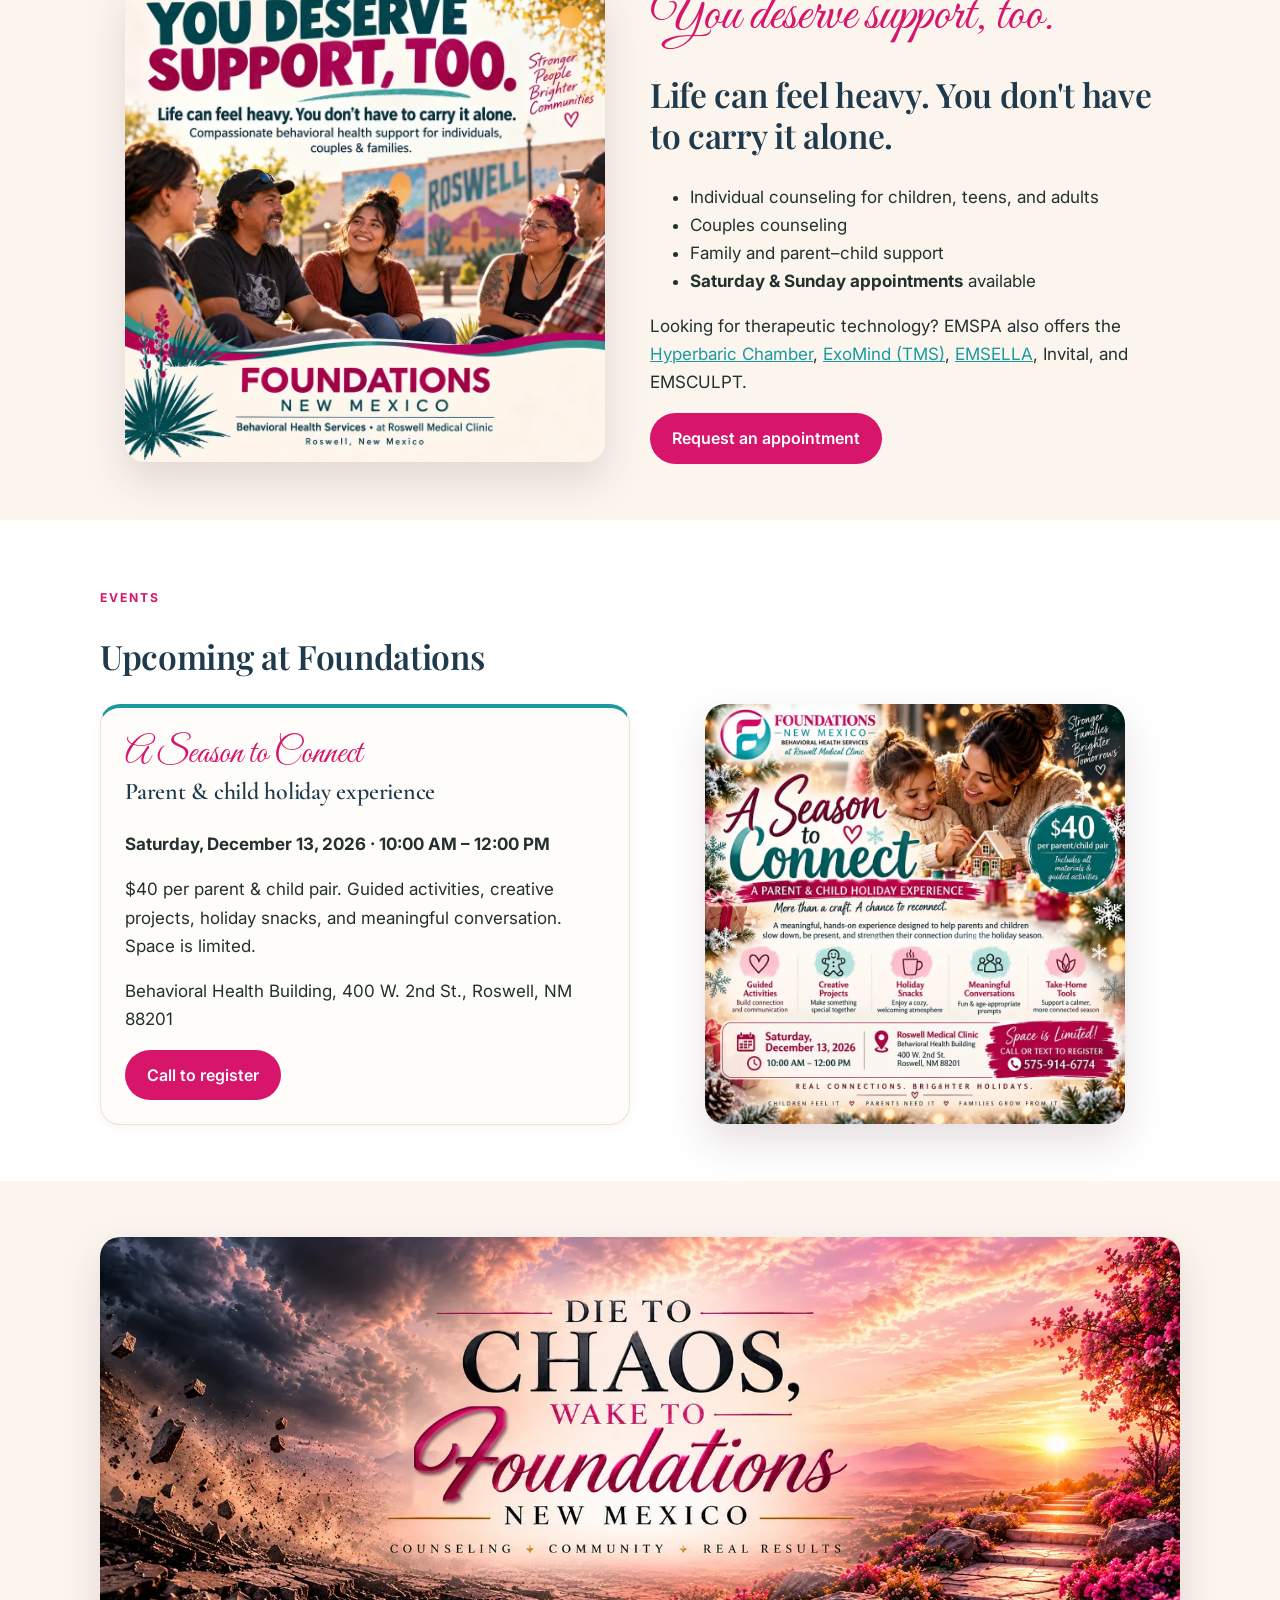
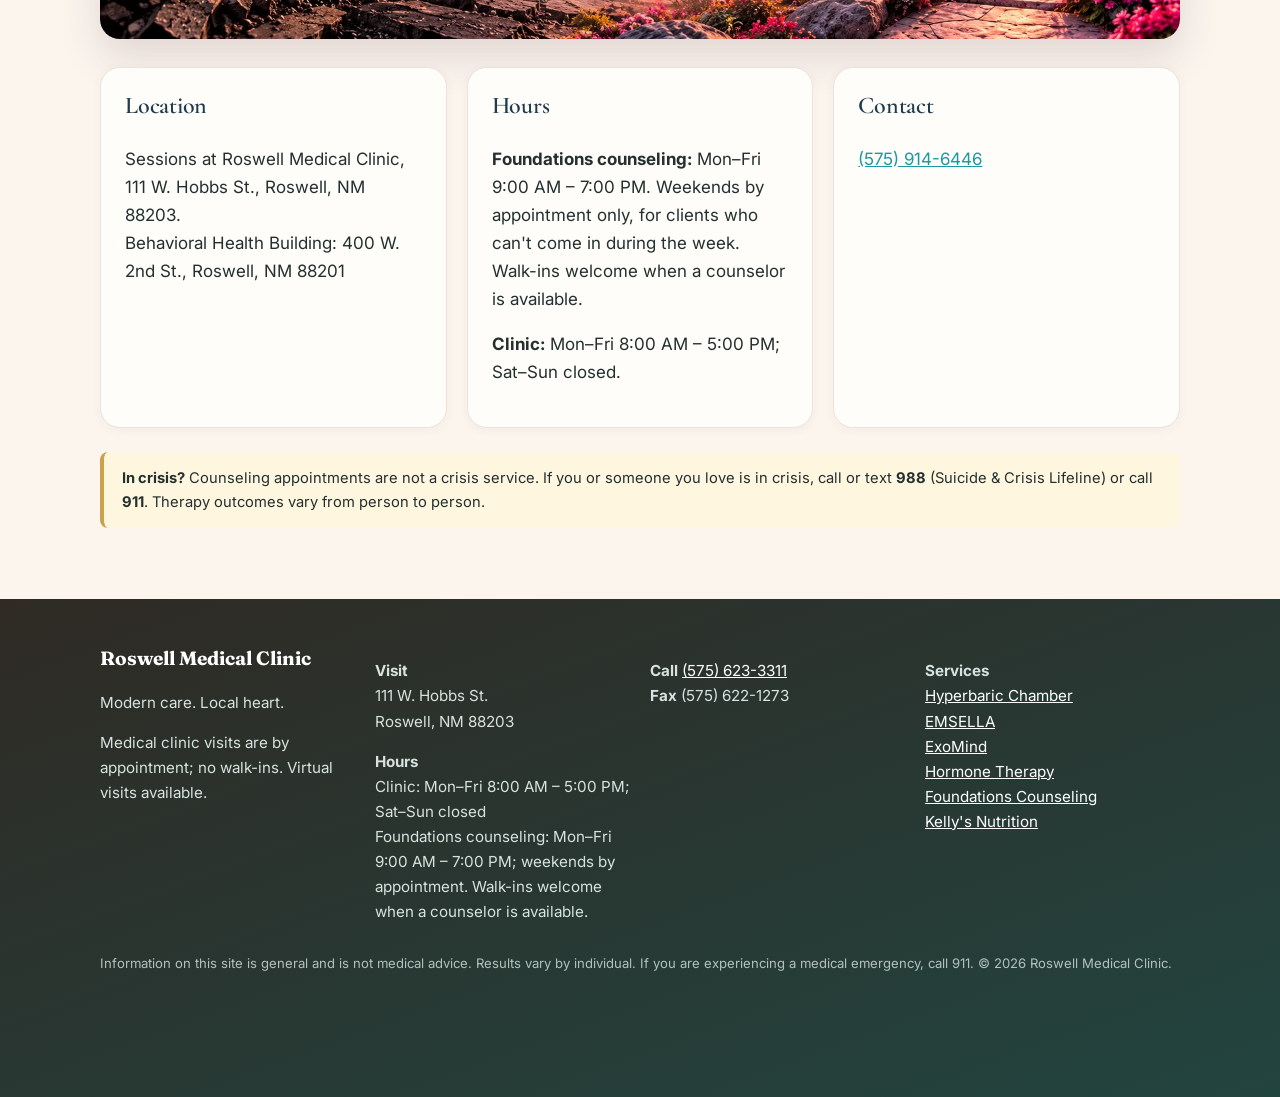
<file: roswell-medical/behavioral-health-counseling-roswell-nm.html>
<!doctype html><html lang="en"><head><meta charset="utf-8"><meta name="viewport" content="width=device-width,initial-scale=1">
<meta name="robots" content="noindex,nofollow"><title>Foundations New Mexico | Counseling in Roswell, NM for Children, Teens, Adults, Couples & Families</title><meta name="description" content="Foundations New Mexico, Behavioral Health Services at Roswell Medical Clinic: counseling for children, teens, adults, couples, and families in Roswell, NM. Weekend appointments available.">
<meta property="og:title" content="Foundations New Mexico | Counseling in Roswell, NM for Children, Teens, Adults, Couples & Families"><meta property="og:description" content="Foundations New Mexico, Behavioral Health Services at Roswell Medical Clinic: counseling for children, teens, adults, couples, and families in Roswell, NM. Weekend appointments available."><meta name="theme-color" content="#1d5c5e">
<link rel="preconnect" href="https://fonts.googleapis.com"><link href="https://fonts.googleapis.com/css2?family=Cormorant+Garamond:wght@500;600;700&family=Great+Vibes&family=Playfair+Display:wght@700;900&family=Fraunces:wght@600&family=Inter:wght@400;500;600;700&display=swap" rel="stylesheet">
<link rel="stylesheet" href="styles.css"><script type="application/ld+json">{"@context": "https://schema.org", "@type": ["MedicalClinic", "LocalBusiness"], "name": "Roswell Medical Clinic", "slogan": "Modern care. Local heart.", "telephone": "+1-575-623-3311", "faxNumber": "+1-575-622-1273", "address": {"@type": "PostalAddress", "streetAddress": "111 W. Hobbs St.", "addressLocality": "Roswell", "addressRegion": "NM", "postalCode": "88203", "addressCountry": "US"}, "url": "https://roswellmedical.com/", "openingHours": "Mo-Fr 08:00-17:00", "medicalSpecialty": ["PrimaryCare", "Psychiatric"], "availableService": [], "department": {"@type": "MedicalClinic", "name": "Foundations New Mexico", "telephone": "+1-575-914-6446", "openingHours": "Mo-Fr 09:00-19:00", "medicalSpecialty": "Psychiatric"}}</script></head><body>
<a class="skip" href="#main">Skip to content</a><div class="preview">Design preview for Roswell Medical Clinic owners — not the live clinic site.</div>
<header><div class="wrap hbar"><a class="logo" href="index.html"><svg width="34" height="34" viewBox="0 0 34 34" aria-hidden="true"><rect width="34" height="34" rx="9" fill="#1d5c5e"/><path d="M14 8h6v6h6v6h-6v6h-6v-6H8v-6h6z" fill="#fff"/><circle cx="26" cy="8" r="3" fill="#c47a90"/></svg><span>Roswell Medical Clinic</span></a>
<button class="menu-t" aria-expanded="false" aria-controls="nav" onclick="var n=document.getElementById('nav');n.classList.toggle('open');this.setAttribute('aria-expanded',n.classList.contains('open'))">Menu</button>
<nav id="nav" aria-label="Main"><ul><li><a href="index.html">Home</a></li><li><a href="services.html">Services</a></li><li><a href="kellys-nutrition.html">Kelly's Nutrition</a></li><li><a href="providers.html">Providers</a></li><li><a href="contact.html">Contact</a></li></ul></nav><a class="btn" href="book.html">Request appointment</a></div></header>
<main id="main"><style>
body{background:#FBF5EE}.fnm{--mg:#D6156B;--mg2:#e8498c;--tl:#1A9AA0;--tl2:#1F3A4D;--gold:#C9A24A;--sunset:linear-gradient(90deg,#F7B7C8,#F9C79A,#F5D27A)}
.fnm .tscript{font-family:"Great Vibes",cursive;color:var(--tl);font-size:clamp(1.8rem,4.5vw,2.6rem);margin:0}
.fnm .goldrule{height:3px;width:120px;margin:14px auto;background:linear-gradient(90deg,transparent,var(--gold),transparent);border:0}
.fnm .script{font-family:"Great Vibes",cursive;font-weight:400;color:var(--mg);font-size:clamp(2.2rem,6vw,3.4rem);line-height:1.1;margin:.1em 0}
.fnm h1{font-family:"Playfair Display",Georgia,serif;color:var(--tl2);font-size:clamp(1.9rem,4.6vw,3rem)}
.fnm h2{font-family:"Playfair Display",Georgia,serif;color:var(--tl2)}
.fnm .eyebrow{color:var(--mg)}
.fnm .btn{background:var(--mg)}.fnm .btn:hover{background:#a90f53}.fnm a{color:var(--tl)}.fnm a.btn{color:#fff}.fnm a.btn.ghost{color:var(--tl2)}.fnm .card h3{color:var(--tl2)}.fnm .warn{border-left-color:var(--gold)}.fnm .btn.ghost{background:transparent;color:var(--tl2);border-color:var(--tl)}.fnm .btn.ghost:hover{background:var(--tl);color:#fff}
.fhero{background:linear-gradient(180deg,rgba(247,183,200,.45),rgba(249,199,154,.3) 45%,#FBF5EE);padding:24px 0 40px}
.fband{background:var(--sunset);color:var(--tl2);border-top:2px solid var(--gold);border-bottom:2px solid var(--gold);text-align:center;padding:18px 12px;font-family:"Playfair Display",serif;font-size:clamp(1rem,2.6vw,1.4rem);letter-spacing:.02em}
.fband b{color:var(--mg)}
.ages{display:grid;grid-template-columns:repeat(5,1fr);gap:14px;text-align:center}.ages div{background:#fff;border:2px solid #F7B7C8;border-radius:18px;padding:18px 6px;font-weight:700;color:var(--tl2);transition:transform .25s}.ages div:hover{transform:translateY(-4px)}.ages span{display:grid;place-items:center;width:54px;height:54px;margin:0 auto 8px;border-radius:50%;background:linear-gradient(135deg,var(--mg2),var(--mg));color:#fff;font-size:1.5rem}
.rooms{display:grid;grid-template-columns:repeat(auto-fit,minmax(220px,1fr));gap:16px}.rooms .card{border-top:4px solid var(--mg)}
.fnm .card.feature{border-top-color:var(--tl)}
@media(max-width:640px){.ages{grid-template-columns:repeat(3,1fr)}}
</style><div class="fnm">
<section class="fhero"><div class="wrap"><nav aria-label="Breadcrumb" style="font-size:.9rem;margin-bottom:14px"><a href="index.html">Roswell Medical Clinic</a> › EMSPA (Behavioral Health) › <span aria-current="page">Foundations New Mexico</span></nav><img class="fimg" src="img/banner.svg" alt="Foundations New Mexico, Behavioral Health Services at Roswell Medical Clinic. Stronger People, Brighter Futures." width="1600" height="595">
<div style="text-align:center;margin-top:28px"><p class="tscript">at Roswell Medical Clinic</p><hr class="goldrule"><p class="eyebrow">Behavioral Health Services</p><h1>Foundations New Mexico — Counseling in Roswell, NM</h1><p class="script">A healthier place to land.</p><p class="lead" style="margin:0 auto">Counseling for children, teens, adults, couples, and families, with weekend appointments for when weekdays don't work.</p>
<div class="cta" style="justify-content:center"><a class="btn" href="book.html?service=behavioral">Book a session</a><a class="btn ghost" href="tel:+15759146446">Call (575) 914-6446</a></div><p style="font-size:.85rem;margin-top:8px">Foundations direct line (575) 914-6446 · Clinic (575) 623-3311</p></div></div></section>
<div class="fband">Stronger Individuals. <b>Stronger Families.</b> Stronger Communities. · One Foundation at a Time.</div>
<section style="background:#fff"><div class="wrap"><p class="eyebrow">How we're organized</p><h2>EMSPA: the behavioral health side of Roswell Medical Clinic</h2><p>EMSPA brings together counseling through Foundations New Mexico the Hyperbaric Chamber, and four therapeutic technologies.</p>
<div class="grid"><div class="card" style="border-top:4px solid var(--mg)"><h3>Foundations New Mexico</h3><p>Counseling for children, teens, adults, couples, and families.</p></div>
<div class="card feature"><h3>Hyperbaric Chamber</h3><p>Provider-guided hyperbaric oxygen sessions.</p><a href="hyperbaric-chamber-roswell-nm.html">Learn more →</a></div>
<div class="card feature"><h3>ExoMind (TMS)</h3><p>Non-invasive, TMS-based mental wellness sessions.</p><a href="exomind-roswell-nm.html">Learn more →</a></div>
<div class="card feature"><h3>EMSELLA</h3><p>Non-invasive pelvic floor treatment, fully clothed.</p><a href="emsella-roswell-nm.html">Learn more →</a></div>
<div class="card feature"><h3>Invital</h3><p>Ask your provider for details.</p></div>
<div class="card feature"><h3>EMSCULPT</h3><p>A non-invasive body-contouring technology. Ask your provider if it's right for you.</p></div></div>
</div></section>
<section><div class="wrap"><h2 style="text-align:center">Who we see</h2><div class="ages"><div><span>✿</span>Children</div><div><span>★</span>Teens</div><div><span>◆</span>Adults</div><div><span>♥</span>Couples</div><div><span>⌂</span>Families</div></div></div></section>
<section style="background:#fff"><div class="wrap grid" style="align-items:center"><div><p class="eyebrow">Our rooms</p><h2>Spaces designed to feel like home</h2><p>Our therapist, Elizabeth, designed every room herself, so it feels warm and safe the moment you walk in.</p>
<div class="rooms"><div class="card"><h3>The Ember Room</h3><p><strong>For children.</strong> Paints, beads, and toys, so therapy can feel like play.</p></div><div class="card"><h3>The Spark Room</h3><p><strong>For teens.</strong> A relaxed space where teens can open up at their own pace.</p></div><div class="card"><h3>The Forge</h3><p><strong>For adults.</strong> A calm, grounded room to work through what life brings.</p></div></div>
<p style="font-size:.82rem;color:var(--muted)"></p></div><img class="fimg" src="img/room.svg" alt="A Foundations New Mexico therapy room with teal chairs, pink pillows, and plants" width="1200" height="800" loading="lazy"></div></section>
<section><div class="wrap grid" style="align-items:center"><img class="fimg" src="img/support.svg" alt="You deserve support, too. Life can feel heavy. You don't have to carry it alone." width="1000" height="1000" loading="lazy" style="max-width:480px;margin:auto">
<div><p class="script">You deserve support, too.</p><h2>Life can feel heavy. You don't have to carry it alone.</h2><ul><li>Individual counseling for children, teens, and adults</li><li>Couples counseling</li><li>Family and parent–child support</li><li><strong>Saturday &amp; Sunday appointments</strong> available</li></ul><p>Looking for therapeutic technology? EMSPA also offers the <a href="hyperbaric-chamber-roswell-nm.html">Hyperbaric Chamber</a>, <a href="exomind-roswell-nm.html">ExoMind (TMS)</a>, <a href="emsella-roswell-nm.html">EMSELLA</a>, Invital, and EMSCULPT.</p><a class="btn" href="book.html?service=behavioral">Request an appointment</a></div></div></section>
<section style="background:#fff"><div class="wrap"><p class="eyebrow">Events</p><h2>Upcoming at Foundations</h2><div class="grid" style="align-items:center"><div class="card feature"><p class="script" style="font-size:2.2rem">A Season to Connect</p><h3>Parent &amp; child holiday experience</h3><p><strong>Saturday, December 13, 2026 · 10:00 AM – 12:00 PM</strong></p><p>$40 per parent &amp; child pair. Guided activities, creative projects, holiday snacks, and meaningful conversation. Space is limited.</p><p>Behavioral Health Building, 400 W. 2nd St., Roswell, NM 88201</p><a class="btn" href="tel:+15759146446">Call to register</a></div><img class="fimg" src="img/season.svg" alt="A Season to Connect event flyer" width="1000" height="1000" loading="lazy" style="max-width:420px;margin:auto"></div></div></section>
<section><div class="wrap"><img class="fimg" src="img/chaos-fixed2.svg" alt="Die to Chaos, Wake to Foundations" width="1600" height="595" loading="lazy"><div class="grid" style="margin-top:28px"><div class="card"><h3>Location</h3><p>Sessions at Roswell Medical Clinic, 111 W. Hobbs St., Roswell, NM 88203.<br>Behavioral Health Building: 400 W. 2nd St., Roswell, NM 88201</p></div><div class="card"><h3>Hours</h3><p><strong>Foundations counseling:</strong> Mon–Fri 9:00 AM – 7:00 PM. Weekends by appointment only, for clients who can't come in during the week. Walk-ins welcome when a counselor is available.</p><p><strong>Clinic:</strong> Mon–Fri 8:00 AM – 5:00 PM; Sat–Sun closed.</p></div><div class="card"><h3>Contact</h3><p><a href="tel:+15759146446">(575) 914-6446</a></p></div></div>
<p class="warn" style="margin-top:24px"><strong>In crisis?</strong> Counseling appointments are not a crisis service. If you or someone you love is in crisis, call or text <strong>988</strong> (Suicide &amp; Crisis Lifeline) or call <strong>911</strong>. Therapy outcomes vary from person to person.</p></div></section></div></main>
<footer><div class="wrap grid"><div><strong style="font-family:Fraunces,serif;font-size:1.2rem;color:#fff">Roswell Medical Clinic</strong><p>Modern care. Local heart.</p><p>Medical clinic visits are by appointment; no walk-ins. Virtual visits available.</p></div>
<div><p><strong>Visit</strong><br>111 W. Hobbs St.<br>Roswell, NM 88203</p><p><strong>Hours</strong><br>Clinic: Mon–Fri 8:00 AM – 5:00 PM; Sat–Sun closed<br>Foundations counseling: Mon–Fri 9:00 AM – 7:00 PM; weekends by appointment. Walk-ins welcome when a counselor is available.</p></div><div><p><strong>Call</strong> <a href="tel:+15756233311">(575) 623-3311</a><br><strong>Fax</strong> (575) 622-1273</p></div>
<div><p><strong>Services</strong><br><a href="hyperbaric-chamber-roswell-nm.html">Hyperbaric Chamber</a><br><a href="emsella-roswell-nm.html">EMSELLA</a><br><a href="exomind-roswell-nm.html">ExoMind</a><br><a href="hormone-therapy-roswell-nm.html">Hormone Therapy</a><br><a href="behavioral-health-counseling-roswell-nm.html">Foundations Counseling</a><br><a href="kellys-nutrition.html">Kelly's Nutrition</a></p></div></div>
<div class="wrap"><p style="font-size:.82rem;opacity:.8">Information on this site is general and is not medical advice. Results vary by individual. If you are experiencing a medical emergency, call 911. © 2026 Roswell Medical Clinic.</p></div></footer>
<div class="mbar"><a class="btn ghost" href="tel:+15756233311">Call</a><a class="btn" href="book.html">Book</a></div><script src="site.js" defer></script></body></html>
</file>
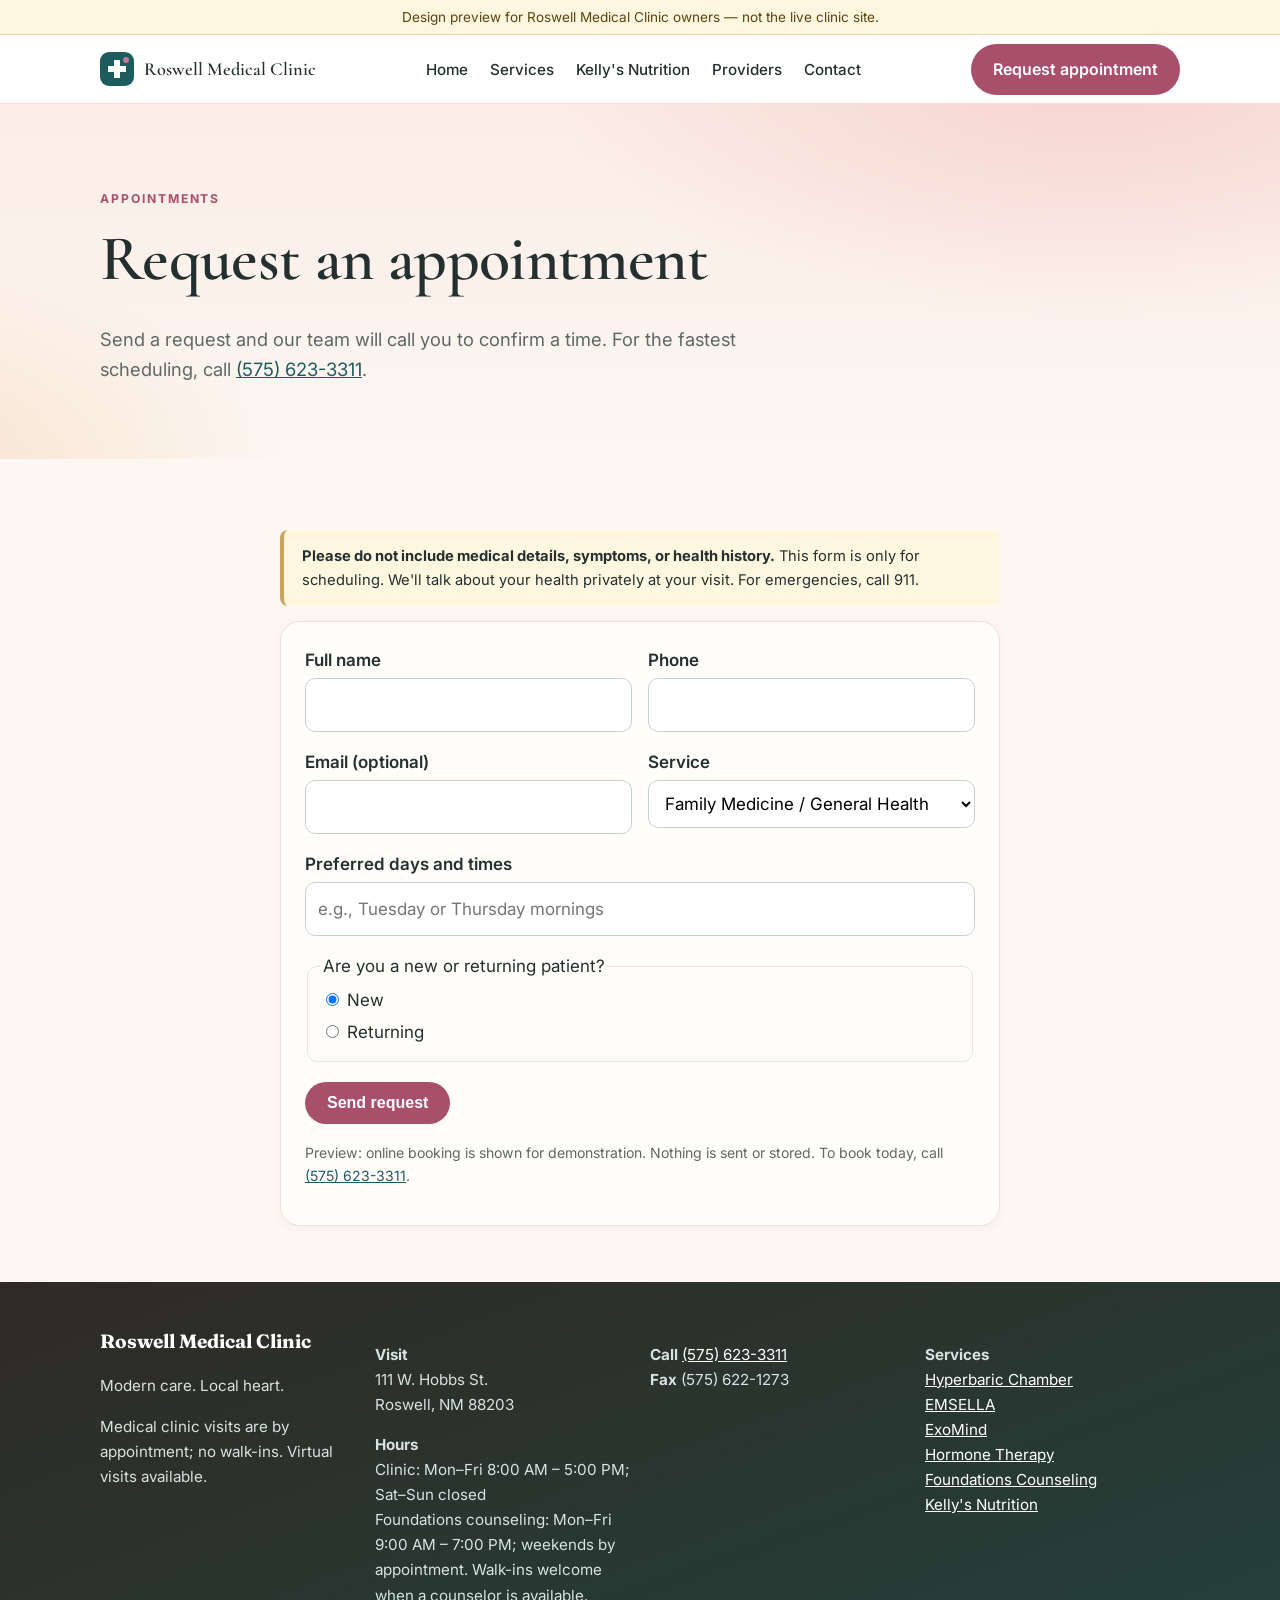
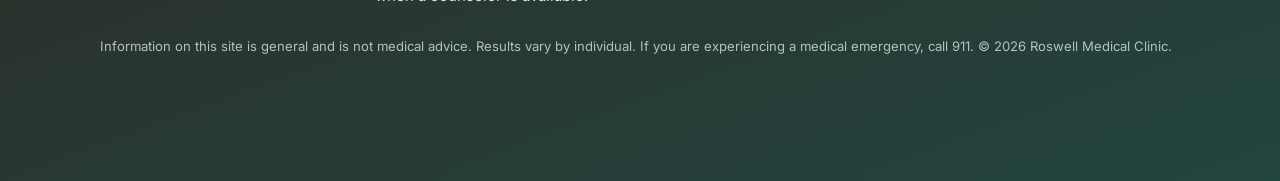
<file: roswell-medical/book.html>
<!doctype html><html lang="en"><head><meta charset="utf-8"><meta name="viewport" content="width=device-width,initial-scale=1">
<meta name="robots" content="noindex,nofollow"><title>Request an Appointment | Roswell Medical Clinic, Roswell, NM</title><meta name="description" content="Request an appointment at Roswell Medical Clinic. Medical clinic visits are by appointment; no walk-ins. Virtual visits available.">
<meta property="og:title" content="Request an Appointment | Roswell Medical Clinic, Roswell, NM"><meta property="og:description" content="Request an appointment at Roswell Medical Clinic. Medical clinic visits are by appointment; no walk-ins. Virtual visits available."><meta name="theme-color" content="#1d5c5e">
<link rel="preconnect" href="https://fonts.googleapis.com"><link href="https://fonts.googleapis.com/css2?family=Cormorant+Garamond:wght@500;600;700&family=Great+Vibes&family=Playfair+Display:wght@700;900&family=Fraunces:wght@600&family=Inter:wght@400;500;600;700&display=swap" rel="stylesheet">
<link rel="stylesheet" href="styles.css"><script type="application/ld+json">{"@context": "https://schema.org", "@type": ["MedicalClinic", "LocalBusiness"], "name": "Roswell Medical Clinic", "slogan": "Modern care. Local heart.", "telephone": "+1-575-623-3311", "faxNumber": "+1-575-622-1273", "address": {"@type": "PostalAddress", "streetAddress": "111 W. Hobbs St.", "addressLocality": "Roswell", "addressRegion": "NM", "postalCode": "88203", "addressCountry": "US"}, "url": "https://roswellmedical.com/", "openingHours": "Mo-Fr 08:00-17:00", "medicalSpecialty": ["PrimaryCare", "Psychiatric"], "availableService": []}</script></head><body>
<a class="skip" href="#main">Skip to content</a><div class="preview">Design preview for Roswell Medical Clinic owners — not the live clinic site.</div>
<header><div class="wrap hbar"><a class="logo" href="index.html"><svg width="34" height="34" viewBox="0 0 34 34" aria-hidden="true"><rect width="34" height="34" rx="9" fill="#1d5c5e"/><path d="M14 8h6v6h6v6h-6v6h-6v-6H8v-6h6z" fill="#fff"/><circle cx="26" cy="8" r="3" fill="#c47a90"/></svg><span>Roswell Medical Clinic</span></a>
<button class="menu-t" aria-expanded="false" aria-controls="nav" onclick="var n=document.getElementById('nav');n.classList.toggle('open');this.setAttribute('aria-expanded',n.classList.contains('open'))">Menu</button>
<nav id="nav" aria-label="Main"><ul><li><a href="index.html">Home</a></li><li><a href="services.html">Services</a></li><li><a href="kellys-nutrition.html">Kelly's Nutrition</a></li><li><a href="providers.html">Providers</a></li><li><a href="contact.html">Contact</a></li></ul></nav><a class="btn" href="book.html">Request appointment</a></div></header>
<main id="main">
<section class="hero"><div class="wrap"><p class="eyebrow">Appointments</p><h1>Request an appointment</h1><p class="lead">Send a request and our team will call you to confirm a time. For the fastest scheduling, call <a href="tel:+15756233311">(575) 623-3311</a>.</p></div></section>
<section><div class="wrap" style="max-width:760px"><p class="warn"><strong>Please do not include medical details, symptoms, or health history.</strong> This form is only for scheduling. We'll talk about your health privately at your visit. For emergencies, call 911.</p>
<form id="f" class="card" onsubmit="return go(event)"><div class="row"><div><label for="n">Full name</label><input id="n" required autocomplete="name"></div><div><label for="p">Phone</label><input id="p" type="tel" required autocomplete="tel"></div></div>
<div class="row" style="margin-top:16px"><div><label for="e">Email (optional)</label><input id="e" type="email" autocomplete="email"></div><div><label for="s">Service</label><select id="s"><option value="general">Family Medicine / General Health</option><option value="hormone">Hormone Therapy</option><option value="hyperbaric">Hyperbaric Chamber</option><option value="emsella">EMSELLA</option><option value="exomind">ExoMind Mental Wellness</option><option value="nutrition">Nutrition</option><option value="behavioral">Behavioral Health &amp; Counseling</option><option value="virtual">Virtual Visit</option></select></div></div>
<div style="margin-top:16px"><label for="t">Preferred days and times</label><input id="t" placeholder="e.g., Tuesday or Thursday mornings"></div>
<fieldset style="margin-top:16px"><legend>Are you a new or returning patient?</legend><label style="font-weight:400"><input type="radio" name="nr" value="New" checked style="width:auto"> New</label> <label style="font-weight:400"><input type="radio" name="nr" value="Returning" style="width:auto"> Returning</label></fieldset>
<p style="margin-top:20px"><button class="btn" type="submit">Send request</button></p><p style="font-size:.88rem;color:var(--muted)">Preview: online booking is shown for demonstration. Nothing is sent or stored. To book today, call <a href="tel:+15756233311">(575) 623-3311</a>.</p></form></div></section>
<script>
var q=new URLSearchParams(location.search).get('service');if(q){var o=document.querySelector('#s option[value="'+q+'"]');if(o)o.selected=true}
function go(ev){ev.preventDefault();var v=function(i){return document.getElementById(i).value};var b="Name: "+v('n')+"\nPhone: "+v('p')+"\nEmail: "+v('e')+"\nService: "+document.getElementById('s').selectedOptions[0].text+"\nPreferred times: "+v('t')+"\nPatient: "+document.querySelector('input[name=nr]:checked').value;b;document.getElementById("f").innerHTML="<h3>Thank you!</h3><p>This is a preview, so your request was not sent. To book now, please call <a href=\"tel:+15756233311\">(575) 623-3311</a>.</p>";return false}
</script></main>
<footer><div class="wrap grid"><div><strong style="font-family:Fraunces,serif;font-size:1.2rem;color:#fff">Roswell Medical Clinic</strong><p>Modern care. Local heart.</p><p>Medical clinic visits are by appointment; no walk-ins. Virtual visits available.</p></div>
<div><p><strong>Visit</strong><br>111 W. Hobbs St.<br>Roswell, NM 88203</p><p><strong>Hours</strong><br>Clinic: Mon–Fri 8:00 AM – 5:00 PM; Sat–Sun closed<br>Foundations counseling: Mon–Fri 9:00 AM – 7:00 PM; weekends by appointment. Walk-ins welcome when a counselor is available.</p></div><div><p><strong>Call</strong> <a href="tel:+15756233311">(575) 623-3311</a><br><strong>Fax</strong> (575) 622-1273</p></div>
<div><p><strong>Services</strong><br><a href="hyperbaric-chamber-roswell-nm.html">Hyperbaric Chamber</a><br><a href="emsella-roswell-nm.html">EMSELLA</a><br><a href="exomind-roswell-nm.html">ExoMind</a><br><a href="hormone-therapy-roswell-nm.html">Hormone Therapy</a><br><a href="behavioral-health-counseling-roswell-nm.html">Foundations Counseling</a><br><a href="kellys-nutrition.html">Kelly's Nutrition</a></p></div></div>
<div class="wrap"><p style="font-size:.82rem;opacity:.8">Information on this site is general and is not medical advice. Results vary by individual. If you are experiencing a medical emergency, call 911. © 2026 Roswell Medical Clinic.</p></div></footer>
<div class="mbar"><a class="btn ghost" href="tel:+15756233311">Call</a><a class="btn" href="book.html">Book</a></div><script src="site.js" defer></script></body></html>
</file>
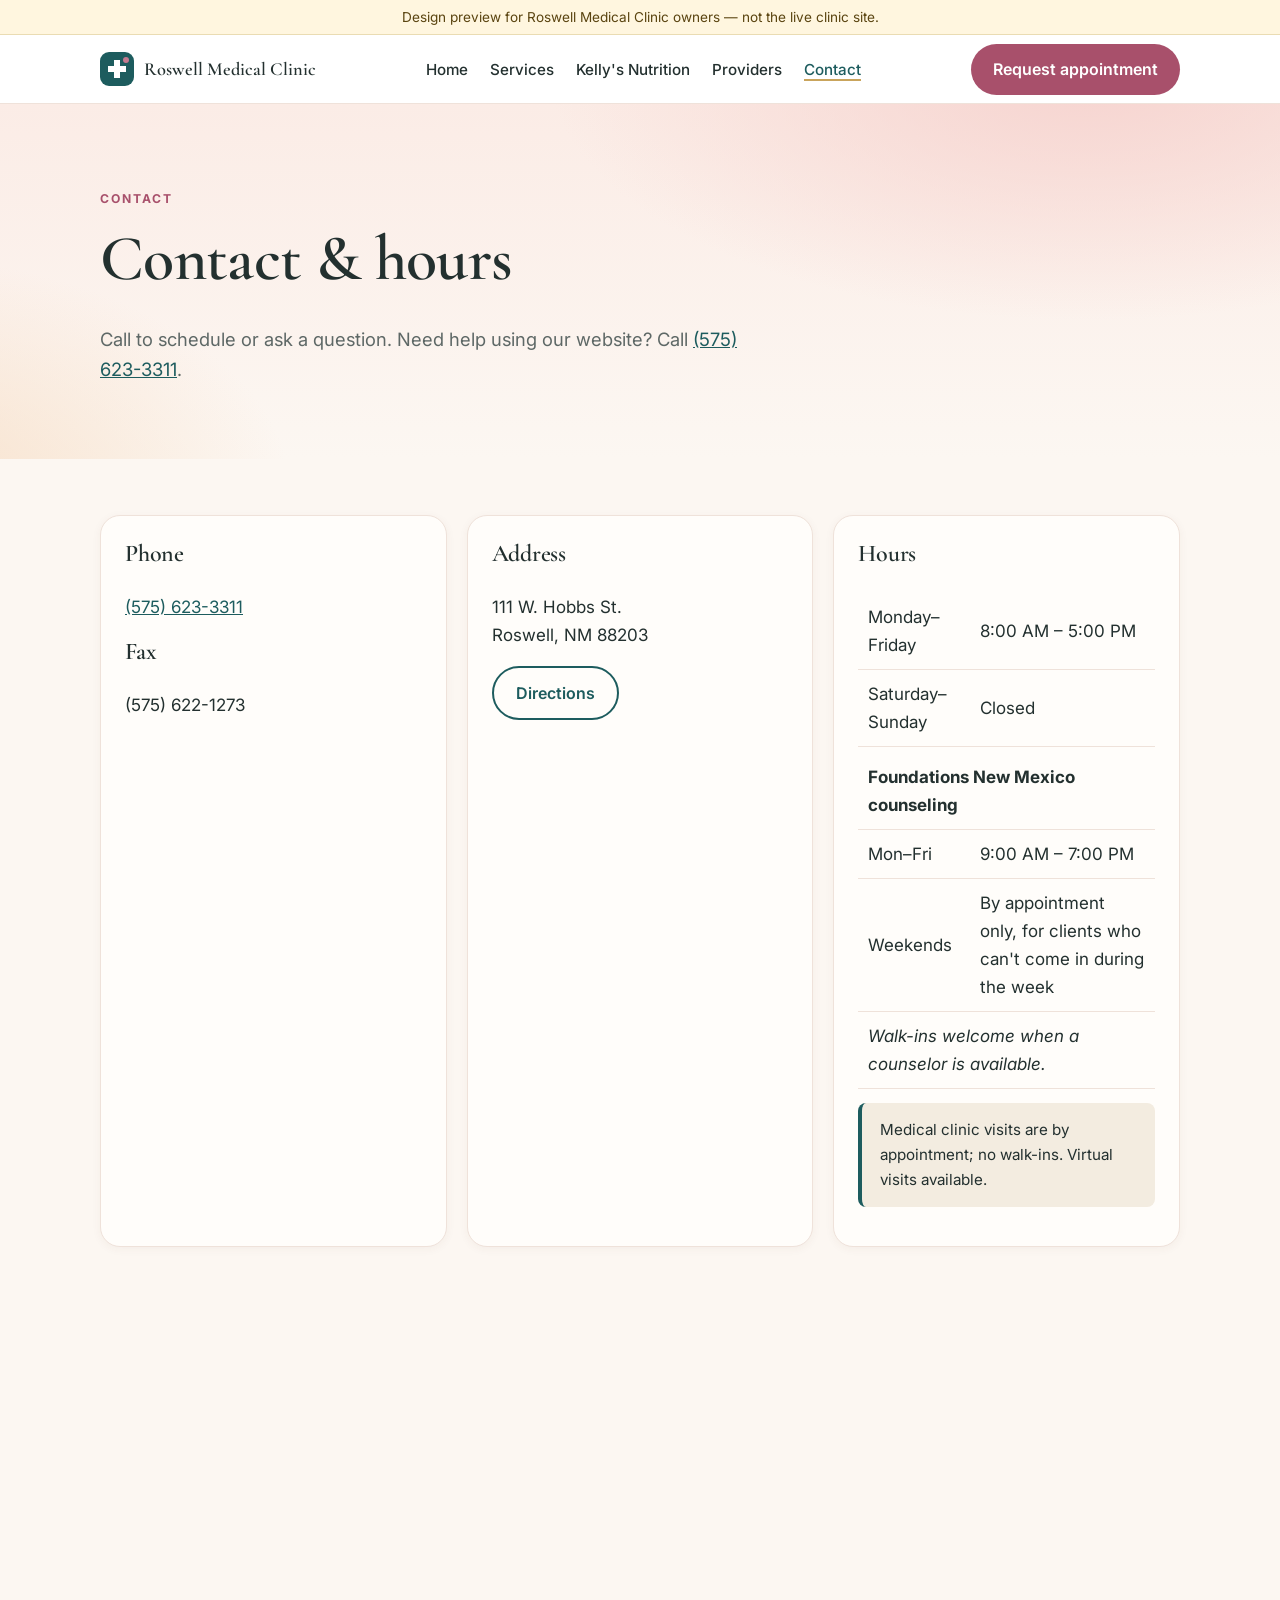
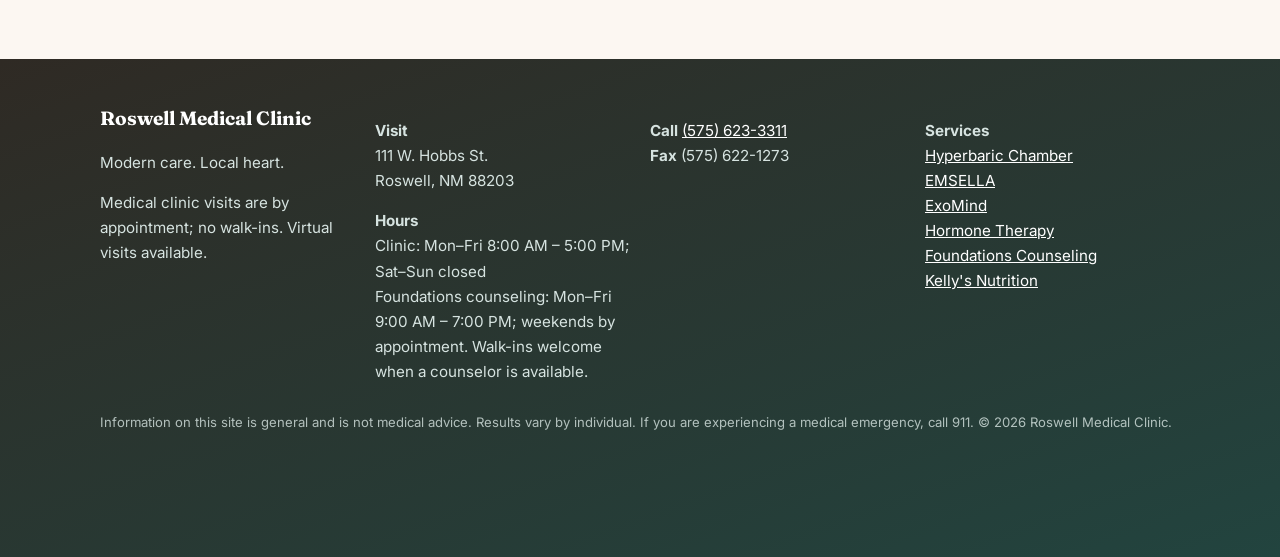
<file: roswell-medical/contact.html>
<!doctype html><html lang="en"><head><meta charset="utf-8"><meta name="viewport" content="width=device-width,initial-scale=1">
<meta name="robots" content="noindex,nofollow"><title>Contact & Hours | Roswell Medical Clinic, 111 W. Hobbs St., Roswell, NM</title><meta name="description" content="Call (575) 623-3311 or visit 111 W. Hobbs St., Roswell, NM 88203. Medical clinic visits are by appointment; no walk-ins.">
<meta property="og:title" content="Contact & Hours | Roswell Medical Clinic, 111 W. Hobbs St., Roswell, NM"><meta property="og:description" content="Call (575) 623-3311 or visit 111 W. Hobbs St., Roswell, NM 88203. Medical clinic visits are by appointment; no walk-ins."><meta name="theme-color" content="#1d5c5e">
<link rel="preconnect" href="https://fonts.googleapis.com"><link href="https://fonts.googleapis.com/css2?family=Cormorant+Garamond:wght@500;600;700&family=Great+Vibes&family=Playfair+Display:wght@700;900&family=Fraunces:wght@600&family=Inter:wght@400;500;600;700&display=swap" rel="stylesheet">
<link rel="stylesheet" href="styles.css"><script type="application/ld+json">{"@context": "https://schema.org", "@type": ["MedicalClinic", "LocalBusiness"], "name": "Roswell Medical Clinic", "slogan": "Modern care. Local heart.", "telephone": "+1-575-623-3311", "faxNumber": "+1-575-622-1273", "address": {"@type": "PostalAddress", "streetAddress": "111 W. Hobbs St.", "addressLocality": "Roswell", "addressRegion": "NM", "postalCode": "88203", "addressCountry": "US"}, "url": "https://roswellmedical.com/", "openingHours": "Mo-Fr 08:00-17:00", "medicalSpecialty": ["PrimaryCare", "Psychiatric"], "availableService": []}</script></head><body>
<a class="skip" href="#main">Skip to content</a><div class="preview">Design preview for Roswell Medical Clinic owners — not the live clinic site.</div>
<header><div class="wrap hbar"><a class="logo" href="index.html"><svg width="34" height="34" viewBox="0 0 34 34" aria-hidden="true"><rect width="34" height="34" rx="9" fill="#1d5c5e"/><path d="M14 8h6v6h6v6h-6v6h-6v-6H8v-6h6z" fill="#fff"/><circle cx="26" cy="8" r="3" fill="#c47a90"/></svg><span>Roswell Medical Clinic</span></a>
<button class="menu-t" aria-expanded="false" aria-controls="nav" onclick="var n=document.getElementById('nav');n.classList.toggle('open');this.setAttribute('aria-expanded',n.classList.contains('open'))">Menu</button>
<nav id="nav" aria-label="Main"><ul><li><a href="index.html">Home</a></li><li><a href="services.html">Services</a></li><li><a href="kellys-nutrition.html">Kelly's Nutrition</a></li><li><a href="providers.html">Providers</a></li><li><a href="contact.html" aria-current="page">Contact</a></li></ul></nav><a class="btn" href="book.html">Request appointment</a></div></header>
<main id="main">
<section class="hero"><div class="wrap"><p class="eyebrow">Contact</p><h1>Contact &amp; hours</h1><p class="lead">Call to schedule or ask a question. Need help using our website? Call <a href="tel:+15756233311">(575) 623-3311</a>.</p></div></section>
<section><div class="wrap grid"><div class="card"><h3>Phone</h3><p><a href="tel:+15756233311">(575) 623-3311</a></p><h3>Fax</h3><p>(575) 622-1273</p></div>
<div class="card"><h3>Address</h3><p>111 W. Hobbs St.<br>Roswell, NM 88203</p><a class="btn ghost" href="https://maps.google.com/?q=111+W+Hobbs+St+Roswell+NM+88203">Directions</a></div>
<div class="card"><h3>Hours</h3><table><tr><td>Monday–Friday</td><td>8:00 AM – 5:00 PM</td></tr><tr><td>Saturday–Sunday</td><td>Closed</td></tr><tr><th colspan="2" style="padding-top:16px">Foundations New Mexico counseling</th></tr><tr><td>Mon–Fri</td><td>9:00 AM – 7:00 PM</td></tr><tr><td>Weekends</td><td>By appointment only, for clients who can't come in during the week</td></tr><tr><td colspan="2"><em>Walk-ins welcome when a counselor is available.</em></td></tr></table><p class="note" style="margin-top:14px">Medical clinic visits are by appointment; no walk-ins. Virtual visits available.</p></div></div>
<div class="wrap" style="margin-top:28px"><iframe title="Map to Roswell Medical Clinic" src="https://maps.google.com/maps?q=111%20W%20Hobbs%20St%20Roswell%20NM%2088203&output=embed" style="width:100%;height:320px;border:0;border-radius:16px" loading="lazy"></iframe></div></section></main>
<footer><div class="wrap grid"><div><strong style="font-family:Fraunces,serif;font-size:1.2rem;color:#fff">Roswell Medical Clinic</strong><p>Modern care. Local heart.</p><p>Medical clinic visits are by appointment; no walk-ins. Virtual visits available.</p></div>
<div><p><strong>Visit</strong><br>111 W. Hobbs St.<br>Roswell, NM 88203</p><p><strong>Hours</strong><br>Clinic: Mon–Fri 8:00 AM – 5:00 PM; Sat–Sun closed<br>Foundations counseling: Mon–Fri 9:00 AM – 7:00 PM; weekends by appointment. Walk-ins welcome when a counselor is available.</p></div><div><p><strong>Call</strong> <a href="tel:+15756233311">(575) 623-3311</a><br><strong>Fax</strong> (575) 622-1273</p></div>
<div><p><strong>Services</strong><br><a href="hyperbaric-chamber-roswell-nm.html">Hyperbaric Chamber</a><br><a href="emsella-roswell-nm.html">EMSELLA</a><br><a href="exomind-roswell-nm.html">ExoMind</a><br><a href="hormone-therapy-roswell-nm.html">Hormone Therapy</a><br><a href="behavioral-health-counseling-roswell-nm.html">Foundations Counseling</a><br><a href="kellys-nutrition.html">Kelly's Nutrition</a></p></div></div>
<div class="wrap"><p style="font-size:.82rem;opacity:.8">Information on this site is general and is not medical advice. Results vary by individual. If you are experiencing a medical emergency, call 911. © 2026 Roswell Medical Clinic.</p></div></footer>
<div class="mbar"><a class="btn ghost" href="tel:+15756233311">Call</a><a class="btn" href="book.html">Book</a></div><script src="site.js" defer></script></body></html>
</file>
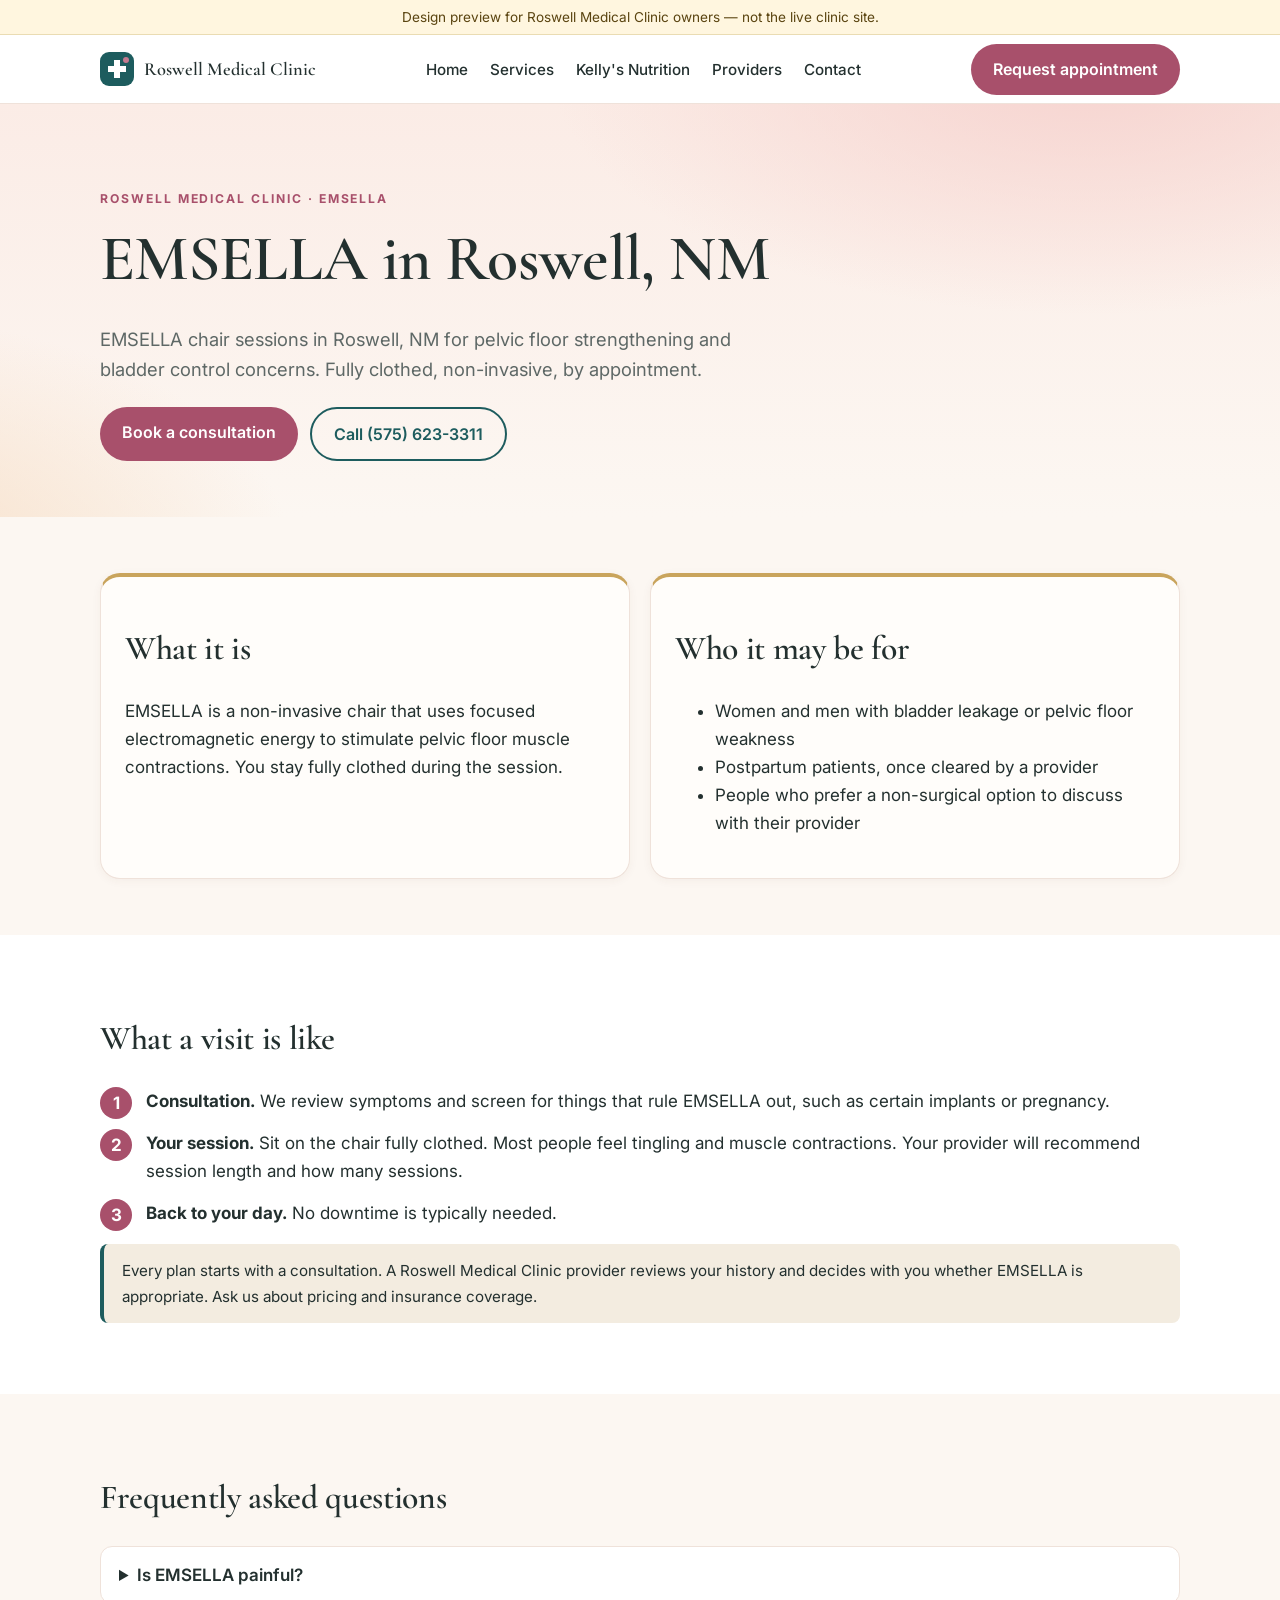
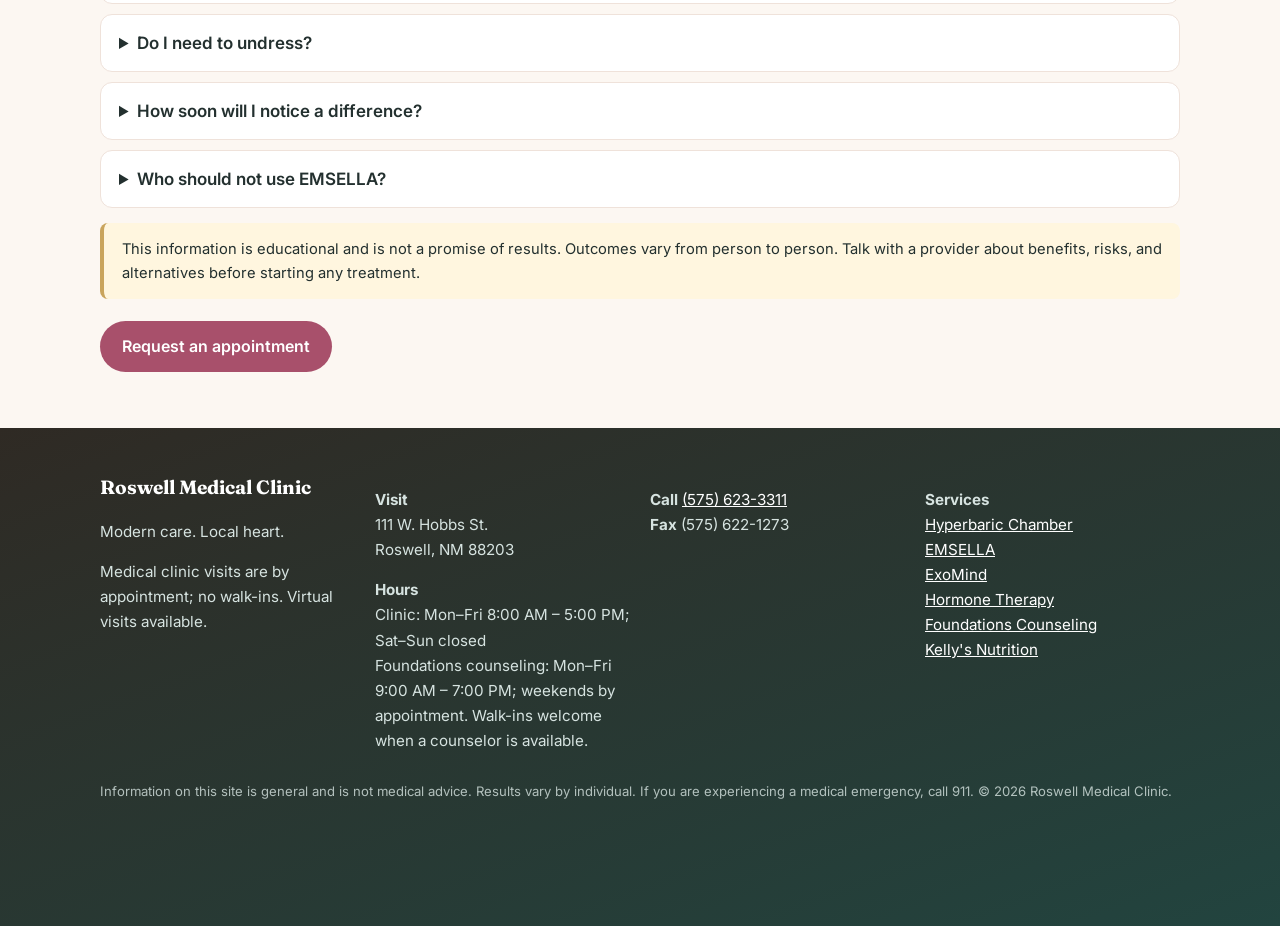
<file: roswell-medical/emsella-roswell-nm.html>
<!doctype html><html lang="en"><head><meta charset="utf-8"><meta name="viewport" content="width=device-width,initial-scale=1">
<meta name="robots" content="noindex,nofollow"><title>EMSELLA Pelvic Floor Treatment in Roswell, NM | Roswell Medical Clinic</title><meta name="description" content="EMSELLA chair sessions in Roswell, NM for pelvic floor strengthening and bladder control concerns. Fully clothed, non-invasive, by appointment.">
<meta property="og:title" content="EMSELLA Pelvic Floor Treatment in Roswell, NM | Roswell Medical Clinic"><meta property="og:description" content="EMSELLA chair sessions in Roswell, NM for pelvic floor strengthening and bladder control concerns. Fully clothed, non-invasive, by appointment."><meta name="theme-color" content="#1d5c5e">
<link rel="preconnect" href="https://fonts.googleapis.com"><link href="https://fonts.googleapis.com/css2?family=Cormorant+Garamond:wght@500;600;700&family=Great+Vibes&family=Playfair+Display:wght@700;900&family=Fraunces:wght@600&family=Inter:wght@400;500;600;700&display=swap" rel="stylesheet">
<link rel="stylesheet" href="styles.css"><script type="application/ld+json">{"@context": "https://schema.org", "@type": ["MedicalClinic", "LocalBusiness"], "name": "Roswell Medical Clinic", "slogan": "Modern care. Local heart.", "telephone": "+1-575-623-3311", "faxNumber": "+1-575-622-1273", "address": {"@type": "PostalAddress", "streetAddress": "111 W. Hobbs St.", "addressLocality": "Roswell", "addressRegion": "NM", "postalCode": "88203", "addressCountry": "US"}, "url": "https://roswellmedical.com/", "openingHours": "Mo-Fr 08:00-17:00", "medicalSpecialty": ["PrimaryCare", "Psychiatric"], "availableService": {"@type": "MedicalTherapy", "name": "EMSELLA"}}</script></head><body>
<a class="skip" href="#main">Skip to content</a><div class="preview">Design preview for Roswell Medical Clinic owners — not the live clinic site.</div>
<header><div class="wrap hbar"><a class="logo" href="index.html"><svg width="34" height="34" viewBox="0 0 34 34" aria-hidden="true"><rect width="34" height="34" rx="9" fill="#1d5c5e"/><path d="M14 8h6v6h6v6h-6v6h-6v-6H8v-6h6z" fill="#fff"/><circle cx="26" cy="8" r="3" fill="#c47a90"/></svg><span>Roswell Medical Clinic</span></a>
<button class="menu-t" aria-expanded="false" aria-controls="nav" onclick="var n=document.getElementById('nav');n.classList.toggle('open');this.setAttribute('aria-expanded',n.classList.contains('open'))">Menu</button>
<nav id="nav" aria-label="Main"><ul><li><a href="index.html">Home</a></li><li><a href="services.html">Services</a></li><li><a href="kellys-nutrition.html">Kelly's Nutrition</a></li><li><a href="providers.html">Providers</a></li><li><a href="contact.html">Contact</a></li></ul></nav><a class="btn" href="book.html">Request appointment</a></div></header>
<main id="main"><section class="hero"><div class="wrap"><p class="eyebrow">Roswell Medical Clinic · EMSELLA</p><h1>EMSELLA in Roswell, NM</h1><p class="lead">EMSELLA chair sessions in Roswell, NM for pelvic floor strengthening and bladder control concerns. Fully clothed, non-invasive, by appointment.</p>
<div class="cta"><a class="btn" href="book.html?service=emsella">Book a consultation</a><a class="btn ghost" href="tel:+15756233311">Call (575) 623-3311</a></div></div></section>
<section><div class="wrap grid"><div class="card feature"><h2>What it is</h2><p>EMSELLA is a non-invasive chair that uses focused electromagnetic energy to stimulate pelvic floor muscle contractions. You stay fully clothed during the session.</p></div><div class="card feature"><h2>Who it may be for</h2><ul><li>Women and men with bladder leakage or pelvic floor weakness</li><li>Postpartum patients, once cleared by a provider</li><li>People who prefer a non-surgical option to discuss with their provider</li></ul></div></div></section>
<section style="background:#fff"><div class="wrap"><h2>What a visit is like</h2><ol class="steps"><li><strong>Consultation.</strong> We review symptoms and screen for things that rule EMSELLA out, such as certain implants or pregnancy.</li><li><strong>Your session.</strong> Sit on the chair fully clothed. Most people feel tingling and muscle contractions. Your provider will recommend session length and how many sessions.</li><li><strong>Back to your day.</strong> No downtime is typically needed.</li></ol><p class="note">Every plan starts with a consultation. A Roswell Medical Clinic provider reviews your history and decides with you whether EMSELLA is appropriate. Ask us about pricing and insurance coverage.</p></div></section>
<section><div class="wrap"><h2>Frequently asked questions</h2><details><summary>Is EMSELLA painful?</summary><p>Most people describe it as tingling and strong muscle contractions, not pain. The intensity can be adjusted.</p></details><details><summary>Do I need to undress?</summary><p>No. You stay fully clothed.</p></details><details><summary>How soon will I notice a difference?</summary><p>It varies. Some people notice changes during a series and others don't. Your provider will set expectations with you.</p></details><details><summary>Who should not use EMSELLA?</summary><p>People with certain metal or electronic implants, pregnant patients, and some others. Your provider will screen you.</p></details><p class="warn">This information is educational and is not a promise of results. Outcomes vary from person to person. Talk with a provider about benefits, risks, and alternatives before starting any treatment.</p><div class="cta"><a class="btn" href="book.html?service=emsella">Request an appointment</a></div></div></section>
<script type="application/ld+json">{"@type": "FAQPage", "mainEntity": [{"@type": "Question", "name": "Is EMSELLA painful?", "acceptedAnswer": {"@type": "Answer", "text": "Most people describe it as tingling and strong muscle contractions, not pain. The intensity can be adjusted."}}, {"@type": "Question", "name": "Do I need to undress?", "acceptedAnswer": {"@type": "Answer", "text": "No. You stay fully clothed."}}, {"@type": "Question", "name": "How soon will I notice a difference?", "acceptedAnswer": {"@type": "Answer", "text": "It varies. Some people notice changes during a series and others don't. Your provider will set expectations with you."}}, {"@type": "Question", "name": "Who should not use EMSELLA?", "acceptedAnswer": {"@type": "Answer", "text": "People with certain metal or electronic implants, pregnant patients, and some others. Your provider will screen you."}}]}</script></main>
<footer><div class="wrap grid"><div><strong style="font-family:Fraunces,serif;font-size:1.2rem;color:#fff">Roswell Medical Clinic</strong><p>Modern care. Local heart.</p><p>Medical clinic visits are by appointment; no walk-ins. Virtual visits available.</p></div>
<div><p><strong>Visit</strong><br>111 W. Hobbs St.<br>Roswell, NM 88203</p><p><strong>Hours</strong><br>Clinic: Mon–Fri 8:00 AM – 5:00 PM; Sat–Sun closed<br>Foundations counseling: Mon–Fri 9:00 AM – 7:00 PM; weekends by appointment. Walk-ins welcome when a counselor is available.</p></div><div><p><strong>Call</strong> <a href="tel:+15756233311">(575) 623-3311</a><br><strong>Fax</strong> (575) 622-1273</p></div>
<div><p><strong>Services</strong><br><a href="hyperbaric-chamber-roswell-nm.html">Hyperbaric Chamber</a><br><a href="emsella-roswell-nm.html">EMSELLA</a><br><a href="exomind-roswell-nm.html">ExoMind</a><br><a href="hormone-therapy-roswell-nm.html">Hormone Therapy</a><br><a href="behavioral-health-counseling-roswell-nm.html">Foundations Counseling</a><br><a href="kellys-nutrition.html">Kelly's Nutrition</a></p></div></div>
<div class="wrap"><p style="font-size:.82rem;opacity:.8">Information on this site is general and is not medical advice. Results vary by individual. If you are experiencing a medical emergency, call 911. © 2026 Roswell Medical Clinic.</p></div></footer>
<div class="mbar"><a class="btn ghost" href="tel:+15756233311">Call</a><a class="btn" href="book.html">Book</a></div><script src="site.js" defer></script></body></html>
</file>
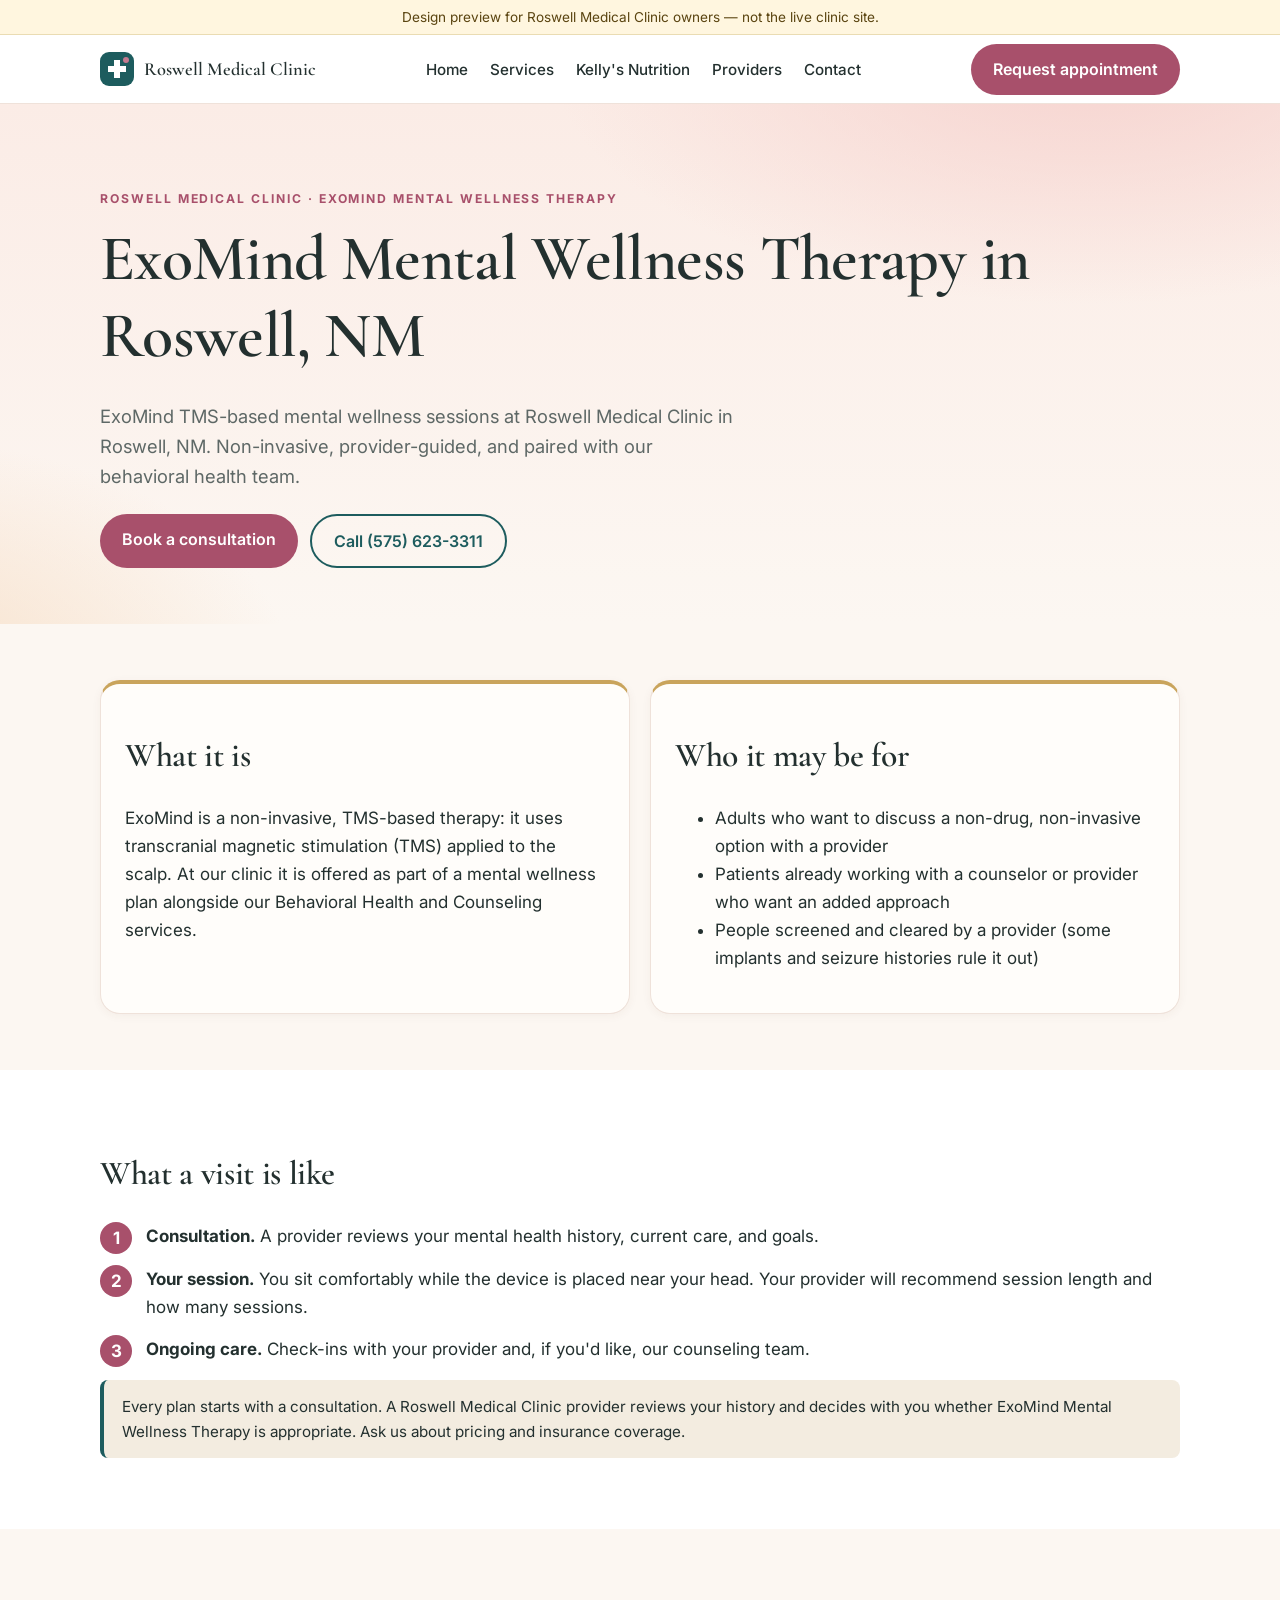
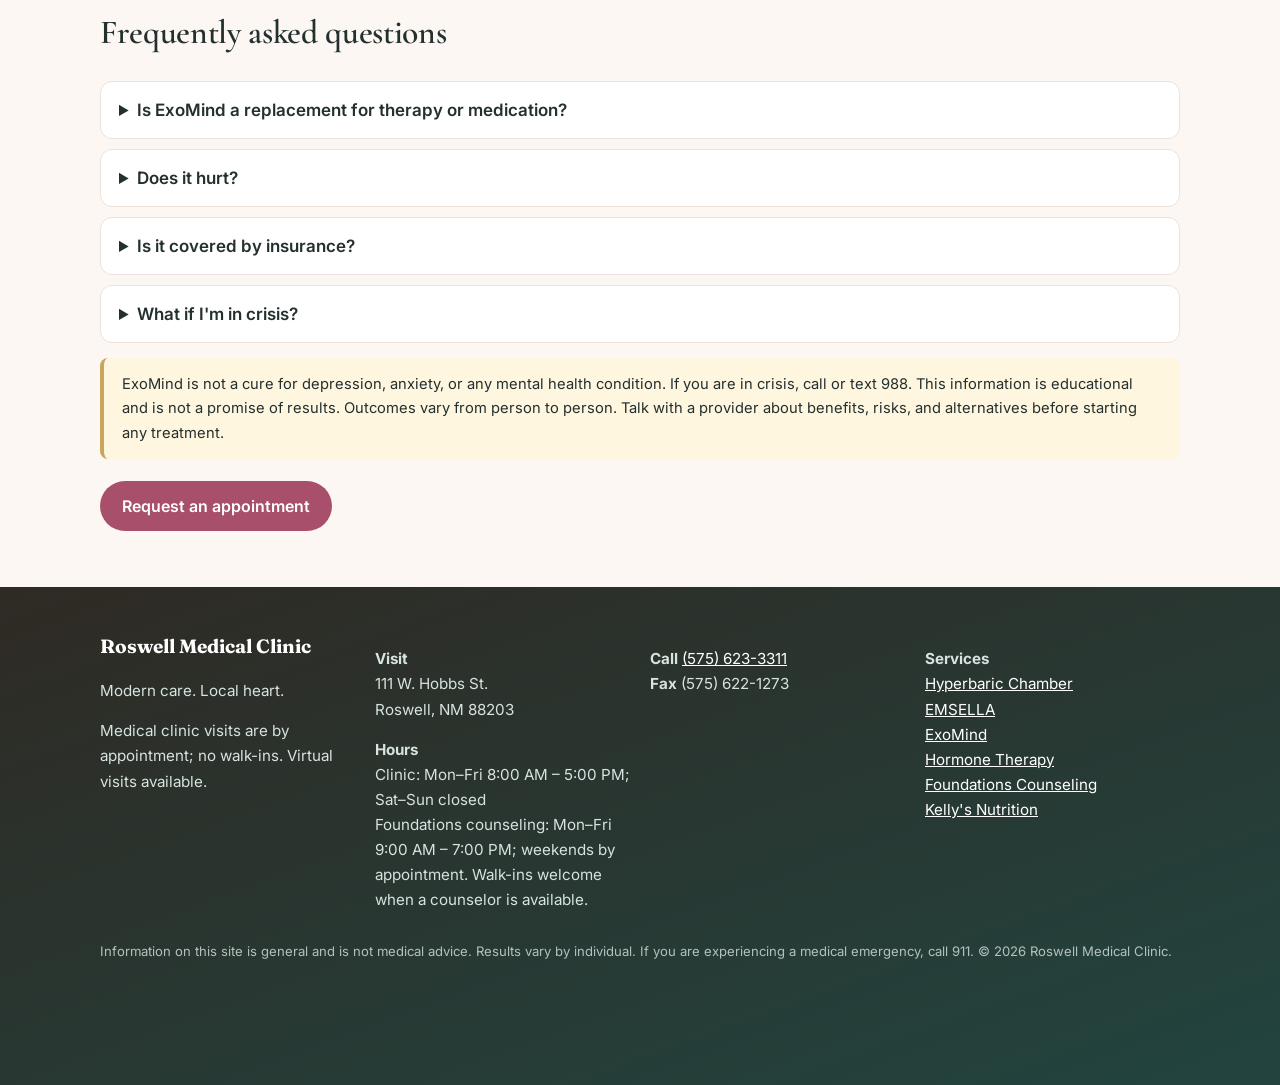
<file: roswell-medical/exomind-roswell-nm.html>
<!doctype html><html lang="en"><head><meta charset="utf-8"><meta name="viewport" content="width=device-width,initial-scale=1">
<meta name="robots" content="noindex,nofollow"><title>ExoMind Mental Wellness Therapy in Roswell, NM | Roswell Medical Clinic</title><meta name="description" content="ExoMind TMS-based mental wellness sessions at Roswell Medical Clinic in Roswell, NM. Non-invasive, provider-guided, and paired with our behavioral health team.">
<meta property="og:title" content="ExoMind Mental Wellness Therapy in Roswell, NM | Roswell Medical Clinic"><meta property="og:description" content="ExoMind TMS-based mental wellness sessions at Roswell Medical Clinic in Roswell, NM. Non-invasive, provider-guided, and paired with our behavioral health team."><meta name="theme-color" content="#1d5c5e">
<link rel="preconnect" href="https://fonts.googleapis.com"><link href="https://fonts.googleapis.com/css2?family=Cormorant+Garamond:wght@500;600;700&family=Great+Vibes&family=Playfair+Display:wght@700;900&family=Fraunces:wght@600&family=Inter:wght@400;500;600;700&display=swap" rel="stylesheet">
<link rel="stylesheet" href="styles.css"><script type="application/ld+json">{"@context": "https://schema.org", "@type": ["MedicalClinic", "LocalBusiness"], "name": "Roswell Medical Clinic", "slogan": "Modern care. Local heart.", "telephone": "+1-575-623-3311", "faxNumber": "+1-575-622-1273", "address": {"@type": "PostalAddress", "streetAddress": "111 W. Hobbs St.", "addressLocality": "Roswell", "addressRegion": "NM", "postalCode": "88203", "addressCountry": "US"}, "url": "https://roswellmedical.com/", "openingHours": "Mo-Fr 08:00-17:00", "medicalSpecialty": ["PrimaryCare", "Psychiatric"], "availableService": {"@type": "MedicalTherapy", "name": "ExoMind Mental Wellness Therapy"}}</script></head><body>
<a class="skip" href="#main">Skip to content</a><div class="preview">Design preview for Roswell Medical Clinic owners — not the live clinic site.</div>
<header><div class="wrap hbar"><a class="logo" href="index.html"><svg width="34" height="34" viewBox="0 0 34 34" aria-hidden="true"><rect width="34" height="34" rx="9" fill="#1d5c5e"/><path d="M14 8h6v6h6v6h-6v6h-6v-6H8v-6h6z" fill="#fff"/><circle cx="26" cy="8" r="3" fill="#c47a90"/></svg><span>Roswell Medical Clinic</span></a>
<button class="menu-t" aria-expanded="false" aria-controls="nav" onclick="var n=document.getElementById('nav');n.classList.toggle('open');this.setAttribute('aria-expanded',n.classList.contains('open'))">Menu</button>
<nav id="nav" aria-label="Main"><ul><li><a href="index.html">Home</a></li><li><a href="services.html">Services</a></li><li><a href="kellys-nutrition.html">Kelly's Nutrition</a></li><li><a href="providers.html">Providers</a></li><li><a href="contact.html">Contact</a></li></ul></nav><a class="btn" href="book.html">Request appointment</a></div></header>
<main id="main"><section class="hero"><div class="wrap"><p class="eyebrow">Roswell Medical Clinic · ExoMind Mental Wellness Therapy</p><h1>ExoMind Mental Wellness Therapy in Roswell, NM</h1><p class="lead">ExoMind TMS-based mental wellness sessions at Roswell Medical Clinic in Roswell, NM. Non-invasive, provider-guided, and paired with our behavioral health team.</p>
<div class="cta"><a class="btn" href="book.html?service=exomind">Book a consultation</a><a class="btn ghost" href="tel:+15756233311">Call (575) 623-3311</a></div></div></section>
<section><div class="wrap grid"><div class="card feature"><h2>What it is</h2><p>ExoMind is a non-invasive, TMS-based therapy: it uses transcranial magnetic stimulation (TMS) applied to the scalp. At our clinic it is offered as part of a mental wellness plan alongside our Behavioral Health and Counseling services.</p></div><div class="card feature"><h2>Who it may be for</h2><ul><li>Adults who want to discuss a non-drug, non-invasive option with a provider</li><li>Patients already working with a counselor or provider who want an added approach</li><li>People screened and cleared by a provider (some implants and seizure histories rule it out)</li></ul></div></div></section>
<section style="background:#fff"><div class="wrap"><h2>What a visit is like</h2><ol class="steps"><li><strong>Consultation.</strong> A provider reviews your mental health history, current care, and goals.</li><li><strong>Your session.</strong> You sit comfortably while the device is placed near your head. Your provider will recommend session length and how many sessions.</li><li><strong>Ongoing care.</strong> Check-ins with your provider and, if you'd like, our counseling team.</li></ol><p class="note">Every plan starts with a consultation. A Roswell Medical Clinic provider reviews your history and decides with you whether ExoMind Mental Wellness Therapy is appropriate. Ask us about pricing and insurance coverage.</p></div></section>
<section><div class="wrap"><h2>Frequently asked questions</h2><details><summary>Is ExoMind a replacement for therapy or medication?</summary><p>No. It may be one part of a plan. Don't stop any medication without talking to your provider.</p></details><details><summary>Does it hurt?</summary><p>Most people feel a tapping sensation on the scalp. Tell staff if you're uncomfortable.</p></details><details><summary>Is it covered by insurance?</summary><p>Coverage varies. Call us to ask.</p></details><details><summary>What if I'm in crisis?</summary><p>ExoMind is not a crisis service. If you are in crisis, call or text 988 (Suicide &amp; Crisis Lifeline) or call 911.</p></details><p class="warn">ExoMind is not a cure for depression, anxiety, or any mental health condition. If you are in crisis, call or text 988. This information is educational and is not a promise of results. Outcomes vary from person to person. Talk with a provider about benefits, risks, and alternatives before starting any treatment.</p><div class="cta"><a class="btn" href="book.html?service=exomind">Request an appointment</a></div></div></section>
<script type="application/ld+json">{"@type": "FAQPage", "mainEntity": [{"@type": "Question", "name": "Is ExoMind a replacement for therapy or medication?", "acceptedAnswer": {"@type": "Answer", "text": "No. It may be one part of a plan. Don't stop any medication without talking to your provider."}}, {"@type": "Question", "name": "Does it hurt?", "acceptedAnswer": {"@type": "Answer", "text": "Most people feel a tapping sensation on the scalp. Tell staff if you're uncomfortable."}}, {"@type": "Question", "name": "Is it covered by insurance?", "acceptedAnswer": {"@type": "Answer", "text": "Coverage varies. Call us to ask."}}, {"@type": "Question", "name": "What if I'm in crisis?", "acceptedAnswer": {"@type": "Answer", "text": "ExoMind is not a crisis service. If you are in crisis, call or text 988 (Suicide &amp; Crisis Lifeline) or call 911."}}]}</script></main>
<footer><div class="wrap grid"><div><strong style="font-family:Fraunces,serif;font-size:1.2rem;color:#fff">Roswell Medical Clinic</strong><p>Modern care. Local heart.</p><p>Medical clinic visits are by appointment; no walk-ins. Virtual visits available.</p></div>
<div><p><strong>Visit</strong><br>111 W. Hobbs St.<br>Roswell, NM 88203</p><p><strong>Hours</strong><br>Clinic: Mon–Fri 8:00 AM – 5:00 PM; Sat–Sun closed<br>Foundations counseling: Mon–Fri 9:00 AM – 7:00 PM; weekends by appointment. Walk-ins welcome when a counselor is available.</p></div><div><p><strong>Call</strong> <a href="tel:+15756233311">(575) 623-3311</a><br><strong>Fax</strong> (575) 622-1273</p></div>
<div><p><strong>Services</strong><br><a href="hyperbaric-chamber-roswell-nm.html">Hyperbaric Chamber</a><br><a href="emsella-roswell-nm.html">EMSELLA</a><br><a href="exomind-roswell-nm.html">ExoMind</a><br><a href="hormone-therapy-roswell-nm.html">Hormone Therapy</a><br><a href="behavioral-health-counseling-roswell-nm.html">Foundations Counseling</a><br><a href="kellys-nutrition.html">Kelly's Nutrition</a></p></div></div>
<div class="wrap"><p style="font-size:.82rem;opacity:.8">Information on this site is general and is not medical advice. Results vary by individual. If you are experiencing a medical emergency, call 911. © 2026 Roswell Medical Clinic.</p></div></footer>
<div class="mbar"><a class="btn ghost" href="tel:+15756233311">Call</a><a class="btn" href="book.html">Book</a></div><script src="site.js" defer></script></body></html>
</file>
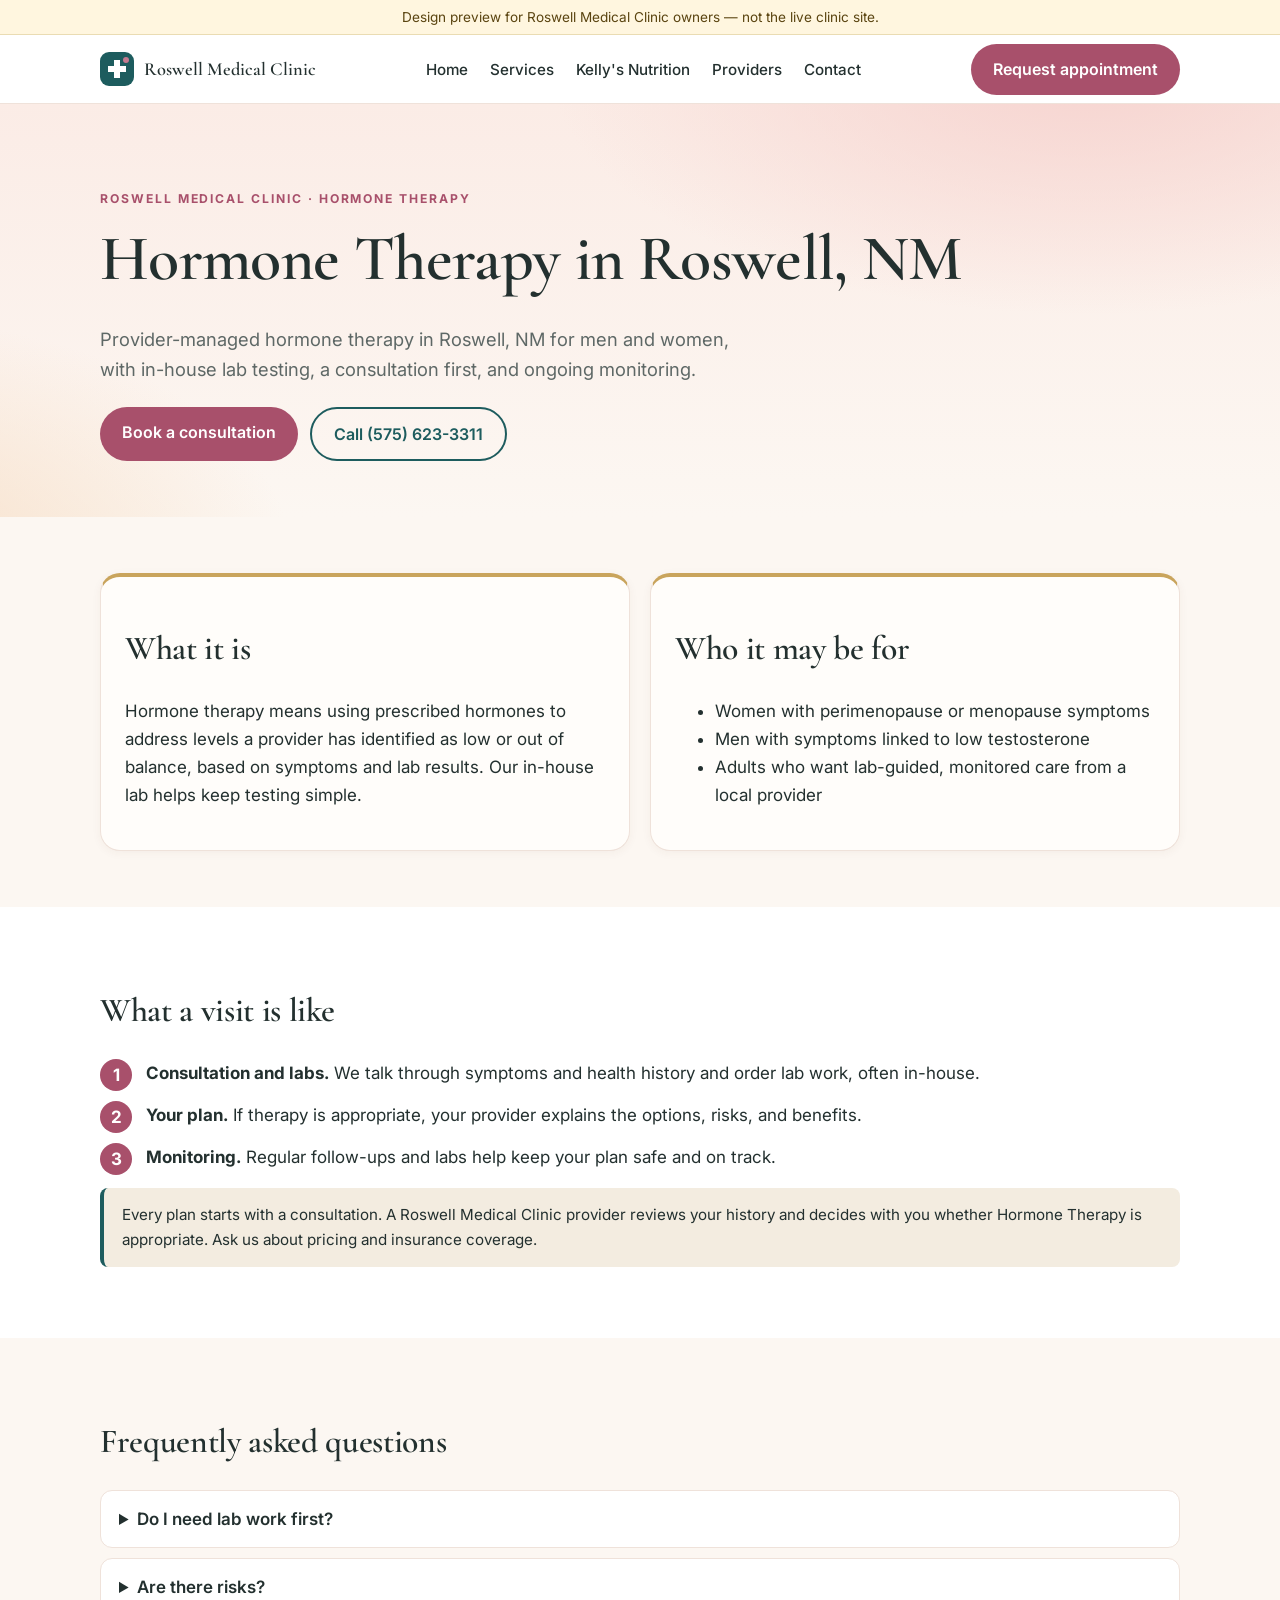
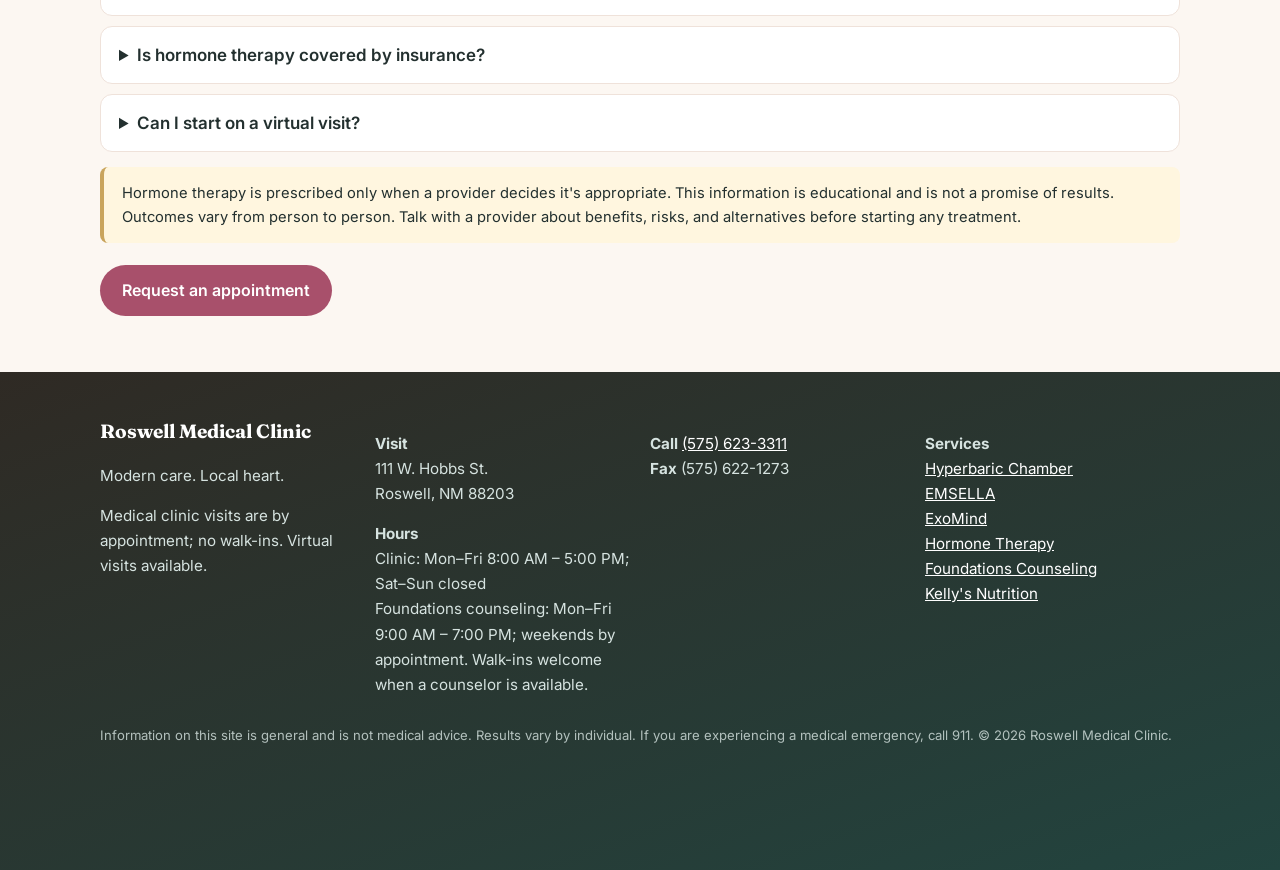
<file: roswell-medical/hormone-therapy-roswell-nm.html>
<!doctype html><html lang="en"><head><meta charset="utf-8"><meta name="viewport" content="width=device-width,initial-scale=1">
<meta name="robots" content="noindex,nofollow"><title>Hormone Therapy in Roswell, NM | Men's &amp; Women's Hormone Care | Roswell Medical Clinic</title><meta name="description" content="Provider-managed hormone therapy in Roswell, NM for men and women, with in-house lab testing, a consultation first, and ongoing monitoring.">
<meta property="og:title" content="Hormone Therapy in Roswell, NM | Men's &amp; Women's Hormone Care | Roswell Medical Clinic"><meta property="og:description" content="Provider-managed hormone therapy in Roswell, NM for men and women, with in-house lab testing, a consultation first, and ongoing monitoring."><meta name="theme-color" content="#1d5c5e">
<link rel="preconnect" href="https://fonts.googleapis.com"><link href="https://fonts.googleapis.com/css2?family=Cormorant+Garamond:wght@500;600;700&family=Great+Vibes&family=Playfair+Display:wght@700;900&family=Fraunces:wght@600&family=Inter:wght@400;500;600;700&display=swap" rel="stylesheet">
<link rel="stylesheet" href="styles.css"><script type="application/ld+json">{"@context": "https://schema.org", "@type": ["MedicalClinic", "LocalBusiness"], "name": "Roswell Medical Clinic", "slogan": "Modern care. Local heart.", "telephone": "+1-575-623-3311", "faxNumber": "+1-575-622-1273", "address": {"@type": "PostalAddress", "streetAddress": "111 W. Hobbs St.", "addressLocality": "Roswell", "addressRegion": "NM", "postalCode": "88203", "addressCountry": "US"}, "url": "https://roswellmedical.com/", "openingHours": "Mo-Fr 08:00-17:00", "medicalSpecialty": ["PrimaryCare", "Psychiatric"], "availableService": {"@type": "MedicalTherapy", "name": "Hormone Therapy"}}</script></head><body>
<a class="skip" href="#main">Skip to content</a><div class="preview">Design preview for Roswell Medical Clinic owners — not the live clinic site.</div>
<header><div class="wrap hbar"><a class="logo" href="index.html"><svg width="34" height="34" viewBox="0 0 34 34" aria-hidden="true"><rect width="34" height="34" rx="9" fill="#1d5c5e"/><path d="M14 8h6v6h6v6h-6v6h-6v-6H8v-6h6z" fill="#fff"/><circle cx="26" cy="8" r="3" fill="#c47a90"/></svg><span>Roswell Medical Clinic</span></a>
<button class="menu-t" aria-expanded="false" aria-controls="nav" onclick="var n=document.getElementById('nav');n.classList.toggle('open');this.setAttribute('aria-expanded',n.classList.contains('open'))">Menu</button>
<nav id="nav" aria-label="Main"><ul><li><a href="index.html">Home</a></li><li><a href="services.html">Services</a></li><li><a href="kellys-nutrition.html">Kelly's Nutrition</a></li><li><a href="providers.html">Providers</a></li><li><a href="contact.html">Contact</a></li></ul></nav><a class="btn" href="book.html">Request appointment</a></div></header>
<main id="main"><section class="hero"><div class="wrap"><p class="eyebrow">Roswell Medical Clinic · Hormone Therapy</p><h1>Hormone Therapy in Roswell, NM</h1><p class="lead">Provider-managed hormone therapy in Roswell, NM for men and women, with in-house lab testing, a consultation first, and ongoing monitoring.</p>
<div class="cta"><a class="btn" href="book.html?service=hormone">Book a consultation</a><a class="btn ghost" href="tel:+15756233311">Call (575) 623-3311</a></div></div></section>
<section><div class="wrap grid"><div class="card feature"><h2>What it is</h2><p>Hormone therapy means using prescribed hormones to address levels a provider has identified as low or out of balance, based on symptoms and lab results. Our in-house lab helps keep testing simple.</p></div><div class="card feature"><h2>Who it may be for</h2><ul><li>Women with perimenopause or menopause symptoms</li><li>Men with symptoms linked to low testosterone</li><li>Adults who want lab-guided, monitored care from a local provider</li></ul></div></div></section>
<section style="background:#fff"><div class="wrap"><h2>What a visit is like</h2><ol class="steps"><li><strong>Consultation and labs.</strong> We talk through symptoms and health history and order lab work, often in-house.</li><li><strong>Your plan.</strong> If therapy is appropriate, your provider explains the options, risks, and benefits.</li><li><strong>Monitoring.</strong> Regular follow-ups and labs help keep your plan safe and on track.</li></ol><p class="note">Every plan starts with a consultation. A Roswell Medical Clinic provider reviews your history and decides with you whether Hormone Therapy is appropriate. Ask us about pricing and insurance coverage.</p></div></section>
<section><div class="wrap"><h2>Frequently asked questions</h2><details><summary>Do I need lab work first?</summary><p>Yes. Your provider uses lab results and your symptoms to decide whether hormone therapy is right for you.</p></details><details><summary>Are there risks?</summary><p>Yes. All hormone therapy carries risks, and they depend on you. Your provider will review them with you.</p></details><details><summary>Is hormone therapy covered by insurance?</summary><p>Some parts may be covered. Call us to ask.</p></details><details><summary>Can I start on a virtual visit?</summary><p>Virtual visits are available for some appointments. Labs are done in person.</p></details><p class="warn">Hormone therapy is prescribed only when a provider decides it's appropriate. This information is educational and is not a promise of results. Outcomes vary from person to person. Talk with a provider about benefits, risks, and alternatives before starting any treatment.</p><div class="cta"><a class="btn" href="book.html?service=hormone">Request an appointment</a></div></div></section>
<script type="application/ld+json">{"@type": "FAQPage", "mainEntity": [{"@type": "Question", "name": "Do I need lab work first?", "acceptedAnswer": {"@type": "Answer", "text": "Yes. Your provider uses lab results and your symptoms to decide whether hormone therapy is right for you."}}, {"@type": "Question", "name": "Are there risks?", "acceptedAnswer": {"@type": "Answer", "text": "Yes. All hormone therapy carries risks, and they depend on you. Your provider will review them with you."}}, {"@type": "Question", "name": "Is hormone therapy covered by insurance?", "acceptedAnswer": {"@type": "Answer", "text": "Some parts may be covered. Call us to ask."}}, {"@type": "Question", "name": "Can I start on a virtual visit?", "acceptedAnswer": {"@type": "Answer", "text": "Virtual visits are available for some appointments. Labs are done in person."}}]}</script></main>
<footer><div class="wrap grid"><div><strong style="font-family:Fraunces,serif;font-size:1.2rem;color:#fff">Roswell Medical Clinic</strong><p>Modern care. Local heart.</p><p>Medical clinic visits are by appointment; no walk-ins. Virtual visits available.</p></div>
<div><p><strong>Visit</strong><br>111 W. Hobbs St.<br>Roswell, NM 88203</p><p><strong>Hours</strong><br>Clinic: Mon–Fri 8:00 AM – 5:00 PM; Sat–Sun closed<br>Foundations counseling: Mon–Fri 9:00 AM – 7:00 PM; weekends by appointment. Walk-ins welcome when a counselor is available.</p></div><div><p><strong>Call</strong> <a href="tel:+15756233311">(575) 623-3311</a><br><strong>Fax</strong> (575) 622-1273</p></div>
<div><p><strong>Services</strong><br><a href="hyperbaric-chamber-roswell-nm.html">Hyperbaric Chamber</a><br><a href="emsella-roswell-nm.html">EMSELLA</a><br><a href="exomind-roswell-nm.html">ExoMind</a><br><a href="hormone-therapy-roswell-nm.html">Hormone Therapy</a><br><a href="behavioral-health-counseling-roswell-nm.html">Foundations Counseling</a><br><a href="kellys-nutrition.html">Kelly's Nutrition</a></p></div></div>
<div class="wrap"><p style="font-size:.82rem;opacity:.8">Information on this site is general and is not medical advice. Results vary by individual. If you are experiencing a medical emergency, call 911. © 2026 Roswell Medical Clinic.</p></div></footer>
<div class="mbar"><a class="btn ghost" href="tel:+15756233311">Call</a><a class="btn" href="book.html">Book</a></div><script src="site.js" defer></script></body></html>
</file>
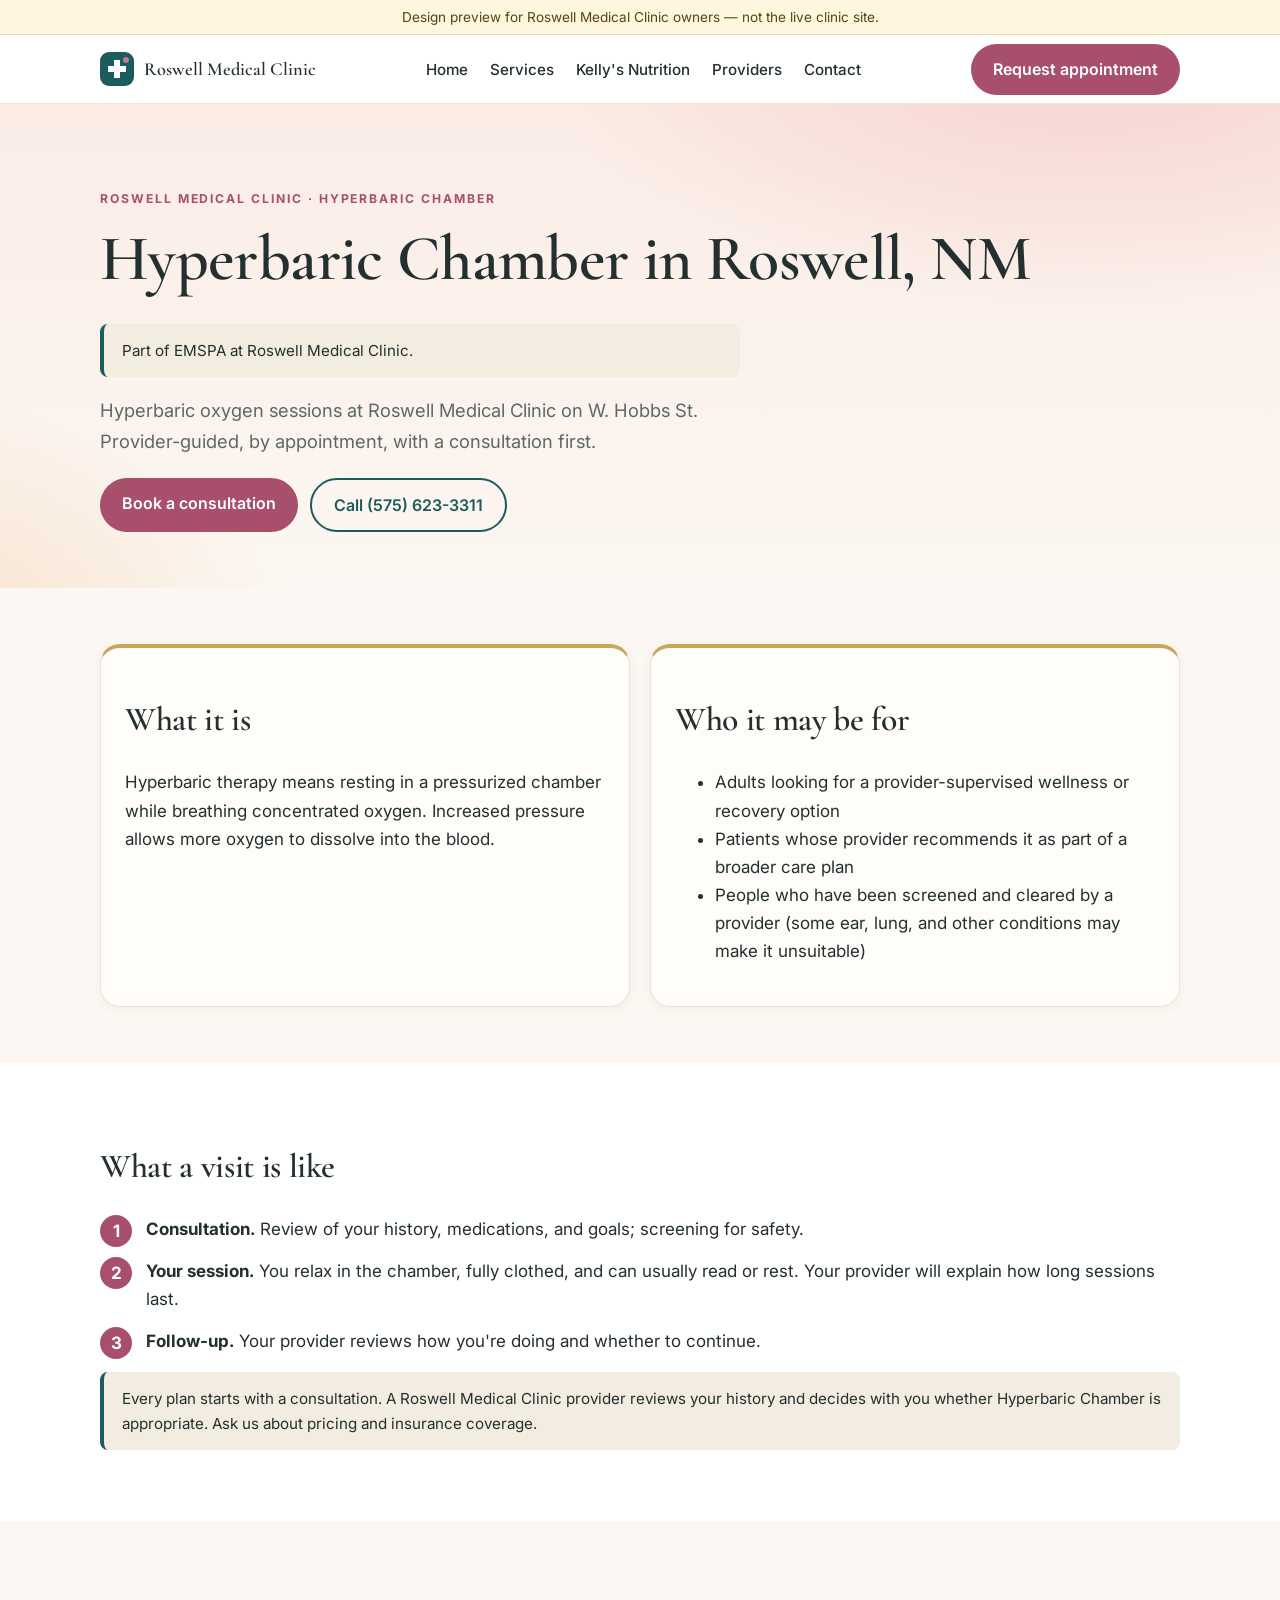
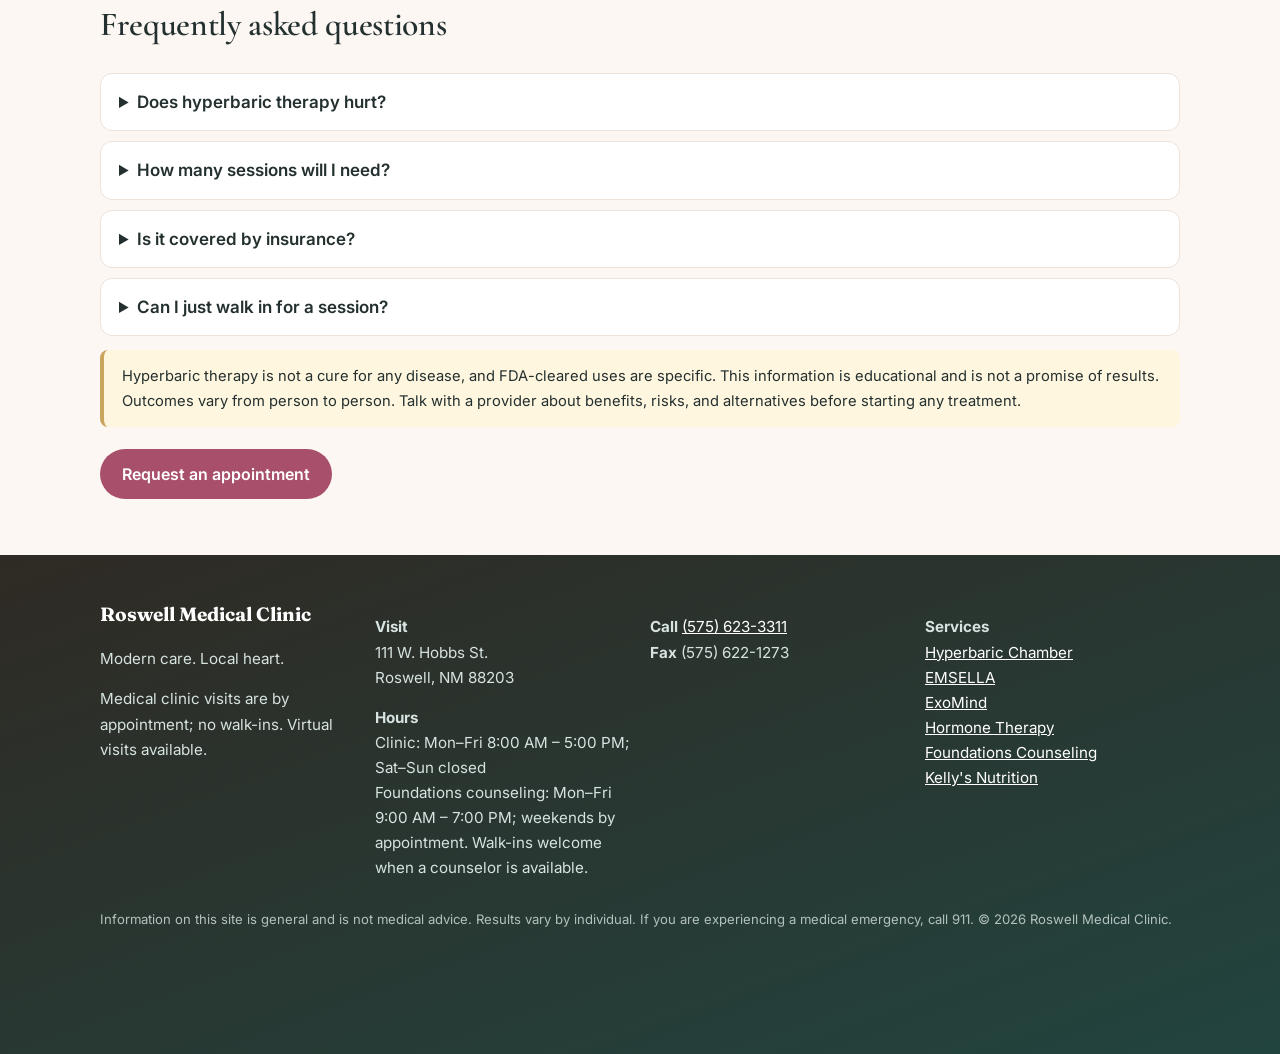
<file: roswell-medical/hyperbaric-chamber-roswell-nm.html>
<!doctype html><html lang="en"><head><meta charset="utf-8"><meta name="viewport" content="width=device-width,initial-scale=1">
<meta name="robots" content="noindex,nofollow"><title>Hyperbaric Chamber Therapy in Roswell, NM | Roswell Medical Clinic</title><meta name="description" content="Hyperbaric oxygen sessions at Roswell Medical Clinic on W. Hobbs St. Provider-guided, by appointment, with a consultation first.">
<meta property="og:title" content="Hyperbaric Chamber Therapy in Roswell, NM | Roswell Medical Clinic"><meta property="og:description" content="Hyperbaric oxygen sessions at Roswell Medical Clinic on W. Hobbs St. Provider-guided, by appointment, with a consultation first."><meta name="theme-color" content="#1d5c5e">
<link rel="preconnect" href="https://fonts.googleapis.com"><link href="https://fonts.googleapis.com/css2?family=Cormorant+Garamond:wght@500;600;700&family=Great+Vibes&family=Playfair+Display:wght@700;900&family=Fraunces:wght@600&family=Inter:wght@400;500;600;700&display=swap" rel="stylesheet">
<link rel="stylesheet" href="styles.css"><script type="application/ld+json">{"@context": "https://schema.org", "@type": ["MedicalClinic", "LocalBusiness"], "name": "Roswell Medical Clinic", "slogan": "Modern care. Local heart.", "telephone": "+1-575-623-3311", "faxNumber": "+1-575-622-1273", "address": {"@type": "PostalAddress", "streetAddress": "111 W. Hobbs St.", "addressLocality": "Roswell", "addressRegion": "NM", "postalCode": "88203", "addressCountry": "US"}, "url": "https://roswellmedical.com/", "openingHours": "Mo-Fr 08:00-17:00", "medicalSpecialty": ["PrimaryCare", "Psychiatric"], "availableService": {"@type": "MedicalTherapy", "name": "Hyperbaric Chamber"}}</script></head><body>
<a class="skip" href="#main">Skip to content</a><div class="preview">Design preview for Roswell Medical Clinic owners — not the live clinic site.</div>
<header><div class="wrap hbar"><a class="logo" href="index.html"><svg width="34" height="34" viewBox="0 0 34 34" aria-hidden="true"><rect width="34" height="34" rx="9" fill="#1d5c5e"/><path d="M14 8h6v6h6v6h-6v6h-6v-6H8v-6h6z" fill="#fff"/><circle cx="26" cy="8" r="3" fill="#c47a90"/></svg><span>Roswell Medical Clinic</span></a>
<button class="menu-t" aria-expanded="false" aria-controls="nav" onclick="var n=document.getElementById('nav');n.classList.toggle('open');this.setAttribute('aria-expanded',n.classList.contains('open'))">Menu</button>
<nav id="nav" aria-label="Main"><ul><li><a href="index.html">Home</a></li><li><a href="services.html">Services</a></li><li><a href="kellys-nutrition.html">Kelly's Nutrition</a></li><li><a href="providers.html">Providers</a></li><li><a href="contact.html">Contact</a></li></ul></nav><a class="btn" href="book.html">Request appointment</a></div></header>
<main id="main"><section class="hero"><div class="wrap"><p class="eyebrow">Roswell Medical Clinic · Hyperbaric Chamber</p><h1>Hyperbaric Chamber in Roswell, NM</h1><p class="note" style="max-width:640px">Part of EMSPA at Roswell Medical Clinic.</p><p class="lead">Hyperbaric oxygen sessions at Roswell Medical Clinic on W. Hobbs St. Provider-guided, by appointment, with a consultation first.</p>
<div class="cta"><a class="btn" href="book.html?service=hyperbaric">Book a consultation</a><a class="btn ghost" href="tel:+15756233311">Call (575) 623-3311</a></div></div></section>
<section><div class="wrap grid"><div class="card feature"><h2>What it is</h2><p>Hyperbaric therapy means resting in a pressurized chamber while breathing concentrated oxygen. Increased pressure allows more oxygen to dissolve into the blood.</p></div><div class="card feature"><h2>Who it may be for</h2><ul><li>Adults looking for a provider-supervised wellness or recovery option</li><li>Patients whose provider recommends it as part of a broader care plan</li><li>People who have been screened and cleared by a provider (some ear, lung, and other conditions may make it unsuitable)</li></ul></div></div></section>
<section style="background:#fff"><div class="wrap"><h2>What a visit is like</h2><ol class="steps"><li><strong>Consultation.</strong> Review of your history, medications, and goals; screening for safety.</li><li><strong>Your session.</strong> You relax in the chamber, fully clothed, and can usually read or rest. Your provider will explain how long sessions last.</li><li><strong>Follow-up.</strong> Your provider reviews how you're doing and whether to continue.</li></ol><p class="note">Every plan starts with a consultation. A Roswell Medical Clinic provider reviews your history and decides with you whether Hyperbaric Chamber is appropriate. Ask us about pricing and insurance coverage.</p></div></section>
<section><div class="wrap"><h2>Frequently asked questions</h2><details><summary>Does hyperbaric therapy hurt?</summary><p>Most people feel ear pressure similar to flying, which staff will show you how to clear. Tell staff right away if you feel discomfort.</p></details><details><summary>How many sessions will I need?</summary><p>That depends on your goals and your provider's recommendation. There is no one-size-fits-all number.</p></details><details><summary>Is it covered by insurance?</summary><p>Coverage varies and many wellness uses are self-pay. Call us to ask.</p></details><details><summary>Can I just walk in for a session?</summary><p>No. Hyperbaric sessions are by appointment only, and a consultation is required before your first session.</p></details><p class="warn">Hyperbaric therapy is not a cure for any disease, and FDA-cleared uses are specific. This information is educational and is not a promise of results. Outcomes vary from person to person. Talk with a provider about benefits, risks, and alternatives before starting any treatment.</p><div class="cta"><a class="btn" href="book.html?service=hyperbaric">Request an appointment</a></div></div></section>
<script type="application/ld+json">{"@type": "FAQPage", "mainEntity": [{"@type": "Question", "name": "Does hyperbaric therapy hurt?", "acceptedAnswer": {"@type": "Answer", "text": "Most people feel ear pressure similar to flying, which staff will show you how to clear. Tell staff right away if you feel discomfort."}}, {"@type": "Question", "name": "How many sessions will I need?", "acceptedAnswer": {"@type": "Answer", "text": "That depends on your goals and your provider's recommendation. There is no one-size-fits-all number."}}, {"@type": "Question", "name": "Is it covered by insurance?", "acceptedAnswer": {"@type": "Answer", "text": "Coverage varies and many wellness uses are self-pay. Call us to ask."}}, {"@type": "Question", "name": "Can I just walk in for a session?", "acceptedAnswer": {"@type": "Answer", "text": "No. Hyperbaric sessions are by appointment only, and a consultation is required before your first session."}}]}</script></main>
<footer><div class="wrap grid"><div><strong style="font-family:Fraunces,serif;font-size:1.2rem;color:#fff">Roswell Medical Clinic</strong><p>Modern care. Local heart.</p><p>Medical clinic visits are by appointment; no walk-ins. Virtual visits available.</p></div>
<div><p><strong>Visit</strong><br>111 W. Hobbs St.<br>Roswell, NM 88203</p><p><strong>Hours</strong><br>Clinic: Mon–Fri 8:00 AM – 5:00 PM; Sat–Sun closed<br>Foundations counseling: Mon–Fri 9:00 AM – 7:00 PM; weekends by appointment. Walk-ins welcome when a counselor is available.</p></div><div><p><strong>Call</strong> <a href="tel:+15756233311">(575) 623-3311</a><br><strong>Fax</strong> (575) 622-1273</p></div>
<div><p><strong>Services</strong><br><a href="hyperbaric-chamber-roswell-nm.html">Hyperbaric Chamber</a><br><a href="emsella-roswell-nm.html">EMSELLA</a><br><a href="exomind-roswell-nm.html">ExoMind</a><br><a href="hormone-therapy-roswell-nm.html">Hormone Therapy</a><br><a href="behavioral-health-counseling-roswell-nm.html">Foundations Counseling</a><br><a href="kellys-nutrition.html">Kelly's Nutrition</a></p></div></div>
<div class="wrap"><p style="font-size:.82rem;opacity:.8">Information on this site is general and is not medical advice. Results vary by individual. If you are experiencing a medical emergency, call 911. © 2026 Roswell Medical Clinic.</p></div></footer>
<div class="mbar"><a class="btn ghost" href="tel:+15756233311">Call</a><a class="btn" href="book.html">Book</a></div><script src="site.js" defer></script></body></html>
</file>
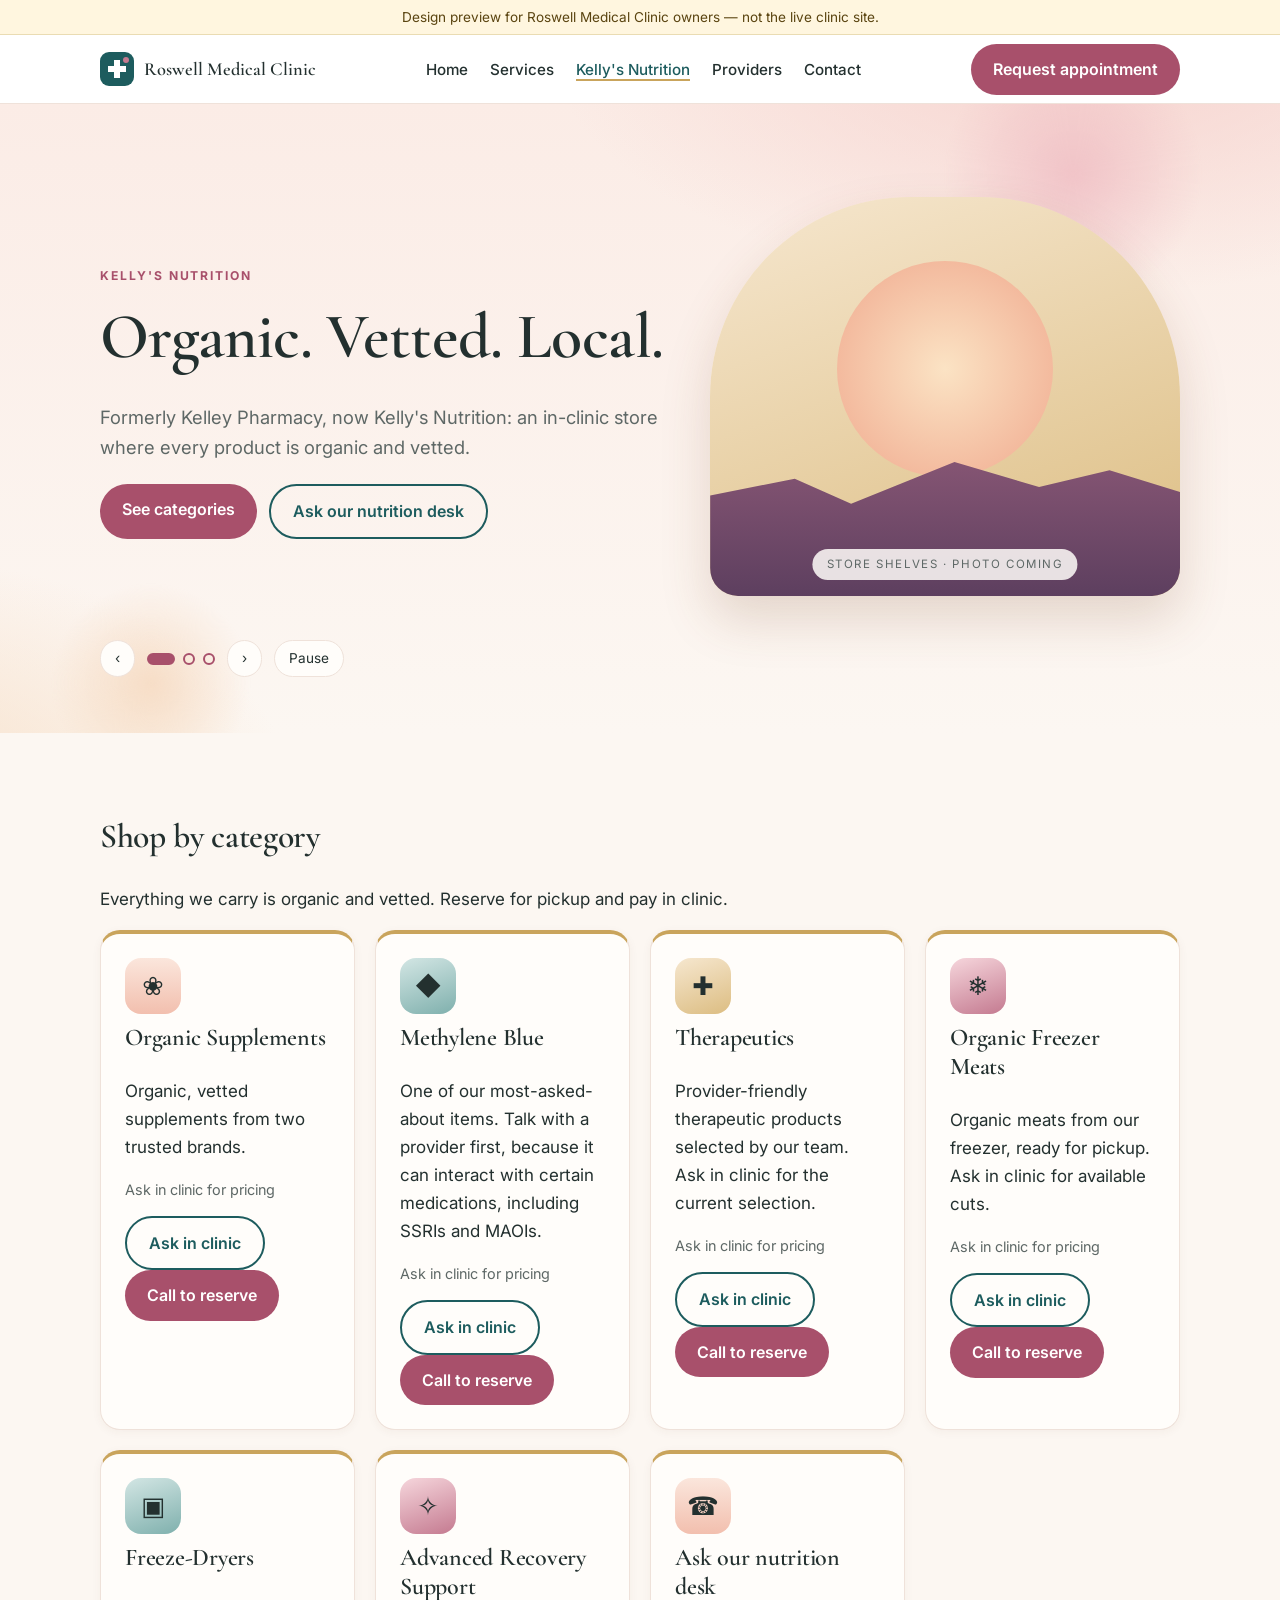
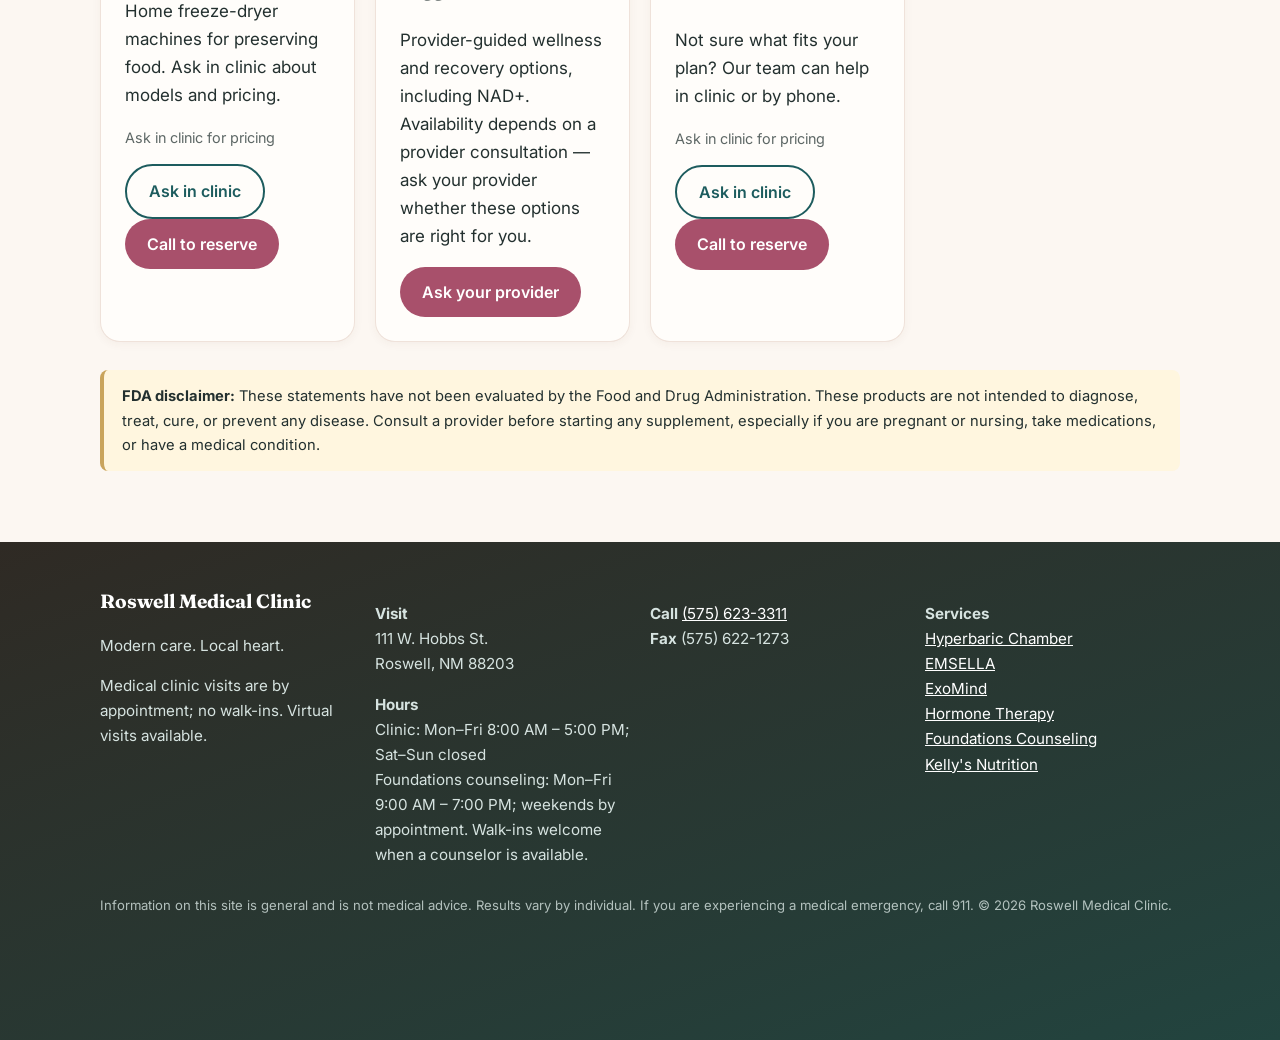
<file: roswell-medical/kellys-nutrition.html>
<!doctype html><html lang="en"><head><meta charset="utf-8"><meta name="viewport" content="width=device-width,initial-scale=1">
<meta name="robots" content="noindex,nofollow"><title>Kelly's Nutrition | Organic Supplements, Meats & Freeze-Dryers | Roswell, NM</title><meta name="description" content="Kelly's Nutrition, formerly Kelley Pharmacy, inside Roswell Medical Clinic: organic vetted supplements, methylene blue, therapeutics, organic freezer meats, and freeze-dryers. Reserve for pickup.">
<meta property="og:title" content="Kelly's Nutrition | Organic Supplements, Meats & Freeze-Dryers | Roswell, NM"><meta property="og:description" content="Kelly's Nutrition, formerly Kelley Pharmacy, inside Roswell Medical Clinic: organic vetted supplements, methylene blue, therapeutics, organic freezer meats, and freeze-dryers. Reserve for pickup."><meta name="theme-color" content="#1d5c5e">
<link rel="preconnect" href="https://fonts.googleapis.com"><link href="https://fonts.googleapis.com/css2?family=Cormorant+Garamond:wght@500;600;700&family=Great+Vibes&family=Playfair+Display:wght@700;900&family=Fraunces:wght@600&family=Inter:wght@400;500;600;700&display=swap" rel="stylesheet">
<link rel="stylesheet" href="styles.css"><script type="application/ld+json">{"@context": "https://schema.org", "@type": ["MedicalClinic", "LocalBusiness"], "name": "Roswell Medical Clinic", "slogan": "Modern care. Local heart.", "telephone": "+1-575-623-3311", "faxNumber": "+1-575-622-1273", "address": {"@type": "PostalAddress", "streetAddress": "111 W. Hobbs St.", "addressLocality": "Roswell", "addressRegion": "NM", "postalCode": "88203", "addressCountry": "US"}, "url": "https://roswellmedical.com/", "openingHours": "Mo-Fr 08:00-17:00", "medicalSpecialty": ["PrimaryCare", "Psychiatric"], "availableService": []}</script></head><body>
<a class="skip" href="#main">Skip to content</a><div class="preview">Design preview for Roswell Medical Clinic owners — not the live clinic site.</div>
<header><div class="wrap hbar"><a class="logo" href="index.html"><svg width="34" height="34" viewBox="0 0 34 34" aria-hidden="true"><rect width="34" height="34" rx="9" fill="#1d5c5e"/><path d="M14 8h6v6h6v6h-6v6h-6v-6H8v-6h6z" fill="#fff"/><circle cx="26" cy="8" r="3" fill="#c47a90"/></svg><span>Roswell Medical Clinic</span></a>
<button class="menu-t" aria-expanded="false" aria-controls="nav" onclick="var n=document.getElementById('nav');n.classList.toggle('open');this.setAttribute('aria-expanded',n.classList.contains('open'))">Menu</button>
<nav id="nav" aria-label="Main"><ul><li><a href="index.html">Home</a></li><li><a href="services.html">Services</a></li><li><a href="kellys-nutrition.html" aria-current="page">Kelly's Nutrition</a></li><li><a href="providers.html">Providers</a></li><li><a href="contact.html">Contact</a></li></ul></nav><a class="btn" href="book.html">Request appointment</a></div></header>
<main id="main">
<section class="hero"><div class="blob b1"></div><div class="blob b2"></div><div class="wrap"><div class="car" data-car aria-roledescription="carousel" aria-label="Kelly's Nutrition highlights"><div class="car-track"><div class="slide" role="group" aria-roledescription="slide"><div class="hs"><div><p class="eyebrow">Kelly's Nutrition</p><h1>Organic. Vetted. Local.</h1><p class="lead">Formerly Kelley Pharmacy, now Kelly's Nutrition: an in-clinic store where every product is organic and vetted.</p><div class="cta"><a class="btn" href="#cats">See categories</a><a class="btn ghost" href="tel:+15756233311">Ask our nutrition desk</a></div></div><div class="art g3" role="img" aria-label="Decorative illustration, Store shelves photo coming"><div class="sun"></div><div class="mesa"></div><span class="tag">Store shelves · photo coming</span></div></div></div><div class="slide" role="group" aria-roledescription="slide"><div class="hs"><div><p class="eyebrow">Kelly's Nutrition</p><h1>Supplements you can trust</h1><p class="lead">Two trusted organic supplement brands, plus therapeutics and methylene blue.</p><div class="cta"><a class="btn" href="#cats">See categories</a><a class="btn ghost" href="tel:+15756233311">Ask our nutrition desk</a></div></div><div class="art g2" role="img" aria-label="Decorative illustration, Supplements photo coming"><div class="ring" style="width:60%;aspect-ratio:1;top:12%;left:20%"></div><div class="ring" style="width:36%;aspect-ratio:1;top:24%;left:32%;animation-delay:-4s"></div><span class="tag">Supplements · photo coming</span></div></div></div><div class="slide" role="group" aria-roledescription="slide"><div class="hs"><div><p class="eyebrow">Kelly's Nutrition</p><h1>From the freezer to your table</h1><p class="lead">Organic freezer meats and home freeze-dryer machines, right inside the clinic.</p><div class="cta"><a class="btn" href="#cats">See categories</a><a class="btn ghost" href="tel:+15756233311">Ask our nutrition desk</a></div></div><div class="art g4" role="img" aria-label="Decorative illustration, Freezer &amp; freeze-dryers photo coming"><div class="sun"></div><div class="mesa"></div><span class="tag">Freezer &amp; freeze-dryers · photo coming</span></div></div></div></div><div class="ctrl"><button class="arr prev" type="button" aria-label="Previous slide">‹</button><div class="dots"></div><button class="arr next" type="button" aria-label="Next slide">›</button><button class="pb" type="button">Pause</button></div></div></div></section>
<section id="cats"><div class="wrap"><h2>Shop by category</h2><p>Everything we carry is organic and vetted. Reserve for pickup and pay in clinic.</p><div class="grid"><div class="card feature"><div class="cat-ic g1" aria-hidden="true">❀</div><h3>Organic Supplements</h3><p>Organic, vetted supplements from two trusted brands.</p><p style="font-size:.9rem;color:var(--muted)">Ask in clinic for pricing</p><a class="btn ghost" href="tel:+15756233311">Ask in clinic</a> <a class="btn" href="tel:+15756233311">Call to reserve</a></div><div class="card feature"><div class="cat-ic g2" aria-hidden="true">◆</div><h3>Methylene Blue</h3><p>One of our most-asked-about items. Talk with a provider first, because it can interact with certain medications, including SSRIs and MAOIs.</p><p style="font-size:.9rem;color:var(--muted)">Ask in clinic for pricing</p><a class="btn ghost" href="tel:+15756233311">Ask in clinic</a> <a class="btn" href="tel:+15756233311">Call to reserve</a></div><div class="card feature"><div class="cat-ic g3" aria-hidden="true">✚</div><h3>Therapeutics</h3><p>Provider-friendly therapeutic products selected by our team. Ask in clinic for the current selection.</p><p style="font-size:.9rem;color:var(--muted)">Ask in clinic for pricing</p><a class="btn ghost" href="tel:+15756233311">Ask in clinic</a> <a class="btn" href="tel:+15756233311">Call to reserve</a></div><div class="card feature"><div class="cat-ic g4" aria-hidden="true">❄</div><h3>Organic Freezer Meats</h3><p>Organic meats from our freezer, ready for pickup. Ask in clinic for available cuts.</p><p style="font-size:.9rem;color:var(--muted)">Ask in clinic for pricing</p><a class="btn ghost" href="tel:+15756233311">Ask in clinic</a> <a class="btn" href="tel:+15756233311">Call to reserve</a></div><div class="card feature"><div class="cat-ic g2" aria-hidden="true">▣</div><h3>Freeze-Dryers</h3><p>Home freeze-dryer machines for preserving food. Ask in clinic about models and pricing.</p><p style="font-size:.9rem;color:var(--muted)">Ask in clinic for pricing</p><a class="btn ghost" href="tel:+15756233311">Ask in clinic</a> <a class="btn" href="tel:+15756233311">Call to reserve</a></div><div class="card feature"><div class="cat-ic g4" aria-hidden="true">✧</div><h3>Advanced Recovery Support</h3><p>Provider-guided wellness and recovery options, including NAD+. Availability depends on a provider consultation — ask your provider whether these options are right for you.</p><a class="btn" href="book.html">Ask your provider</a></div><div class="card feature"><div class="cat-ic g1" aria-hidden="true">☎</div><h3>Ask our nutrition desk</h3><p>Not sure what fits your plan? Our team can help in clinic or by phone.</p><p style="font-size:.9rem;color:var(--muted)">Ask in clinic for pricing</p><a class="btn ghost" href="tel:+15756233311">Ask in clinic</a> <a class="btn" href="tel:+15756233311">Call to reserve</a></div></div>
<p class="warn" style="margin-top:28px"><strong>FDA disclaimer:</strong> These statements have not been evaluated by the Food and Drug Administration. These products are not intended to diagnose, treat, cure, or prevent any disease. Consult a provider before starting any supplement, especially if you are pregnant or nursing, take medications, or have a medical condition.</p></div></section></main>
<footer><div class="wrap grid"><div><strong style="font-family:Fraunces,serif;font-size:1.2rem;color:#fff">Roswell Medical Clinic</strong><p>Modern care. Local heart.</p><p>Medical clinic visits are by appointment; no walk-ins. Virtual visits available.</p></div>
<div><p><strong>Visit</strong><br>111 W. Hobbs St.<br>Roswell, NM 88203</p><p><strong>Hours</strong><br>Clinic: Mon–Fri 8:00 AM – 5:00 PM; Sat–Sun closed<br>Foundations counseling: Mon–Fri 9:00 AM – 7:00 PM; weekends by appointment. Walk-ins welcome when a counselor is available.</p></div><div><p><strong>Call</strong> <a href="tel:+15756233311">(575) 623-3311</a><br><strong>Fax</strong> (575) 622-1273</p></div>
<div><p><strong>Services</strong><br><a href="hyperbaric-chamber-roswell-nm.html">Hyperbaric Chamber</a><br><a href="emsella-roswell-nm.html">EMSELLA</a><br><a href="exomind-roswell-nm.html">ExoMind</a><br><a href="hormone-therapy-roswell-nm.html">Hormone Therapy</a><br><a href="behavioral-health-counseling-roswell-nm.html">Foundations Counseling</a><br><a href="kellys-nutrition.html">Kelly's Nutrition</a></p></div></div>
<div class="wrap"><p style="font-size:.82rem;opacity:.8">Information on this site is general and is not medical advice. Results vary by individual. If you are experiencing a medical emergency, call 911. © 2026 Roswell Medical Clinic.</p></div></footer>
<div class="mbar"><a class="btn ghost" href="tel:+15756233311">Call</a><a class="btn" href="book.html">Book</a></div><script src="site.js" defer></script></body></html>
</file>
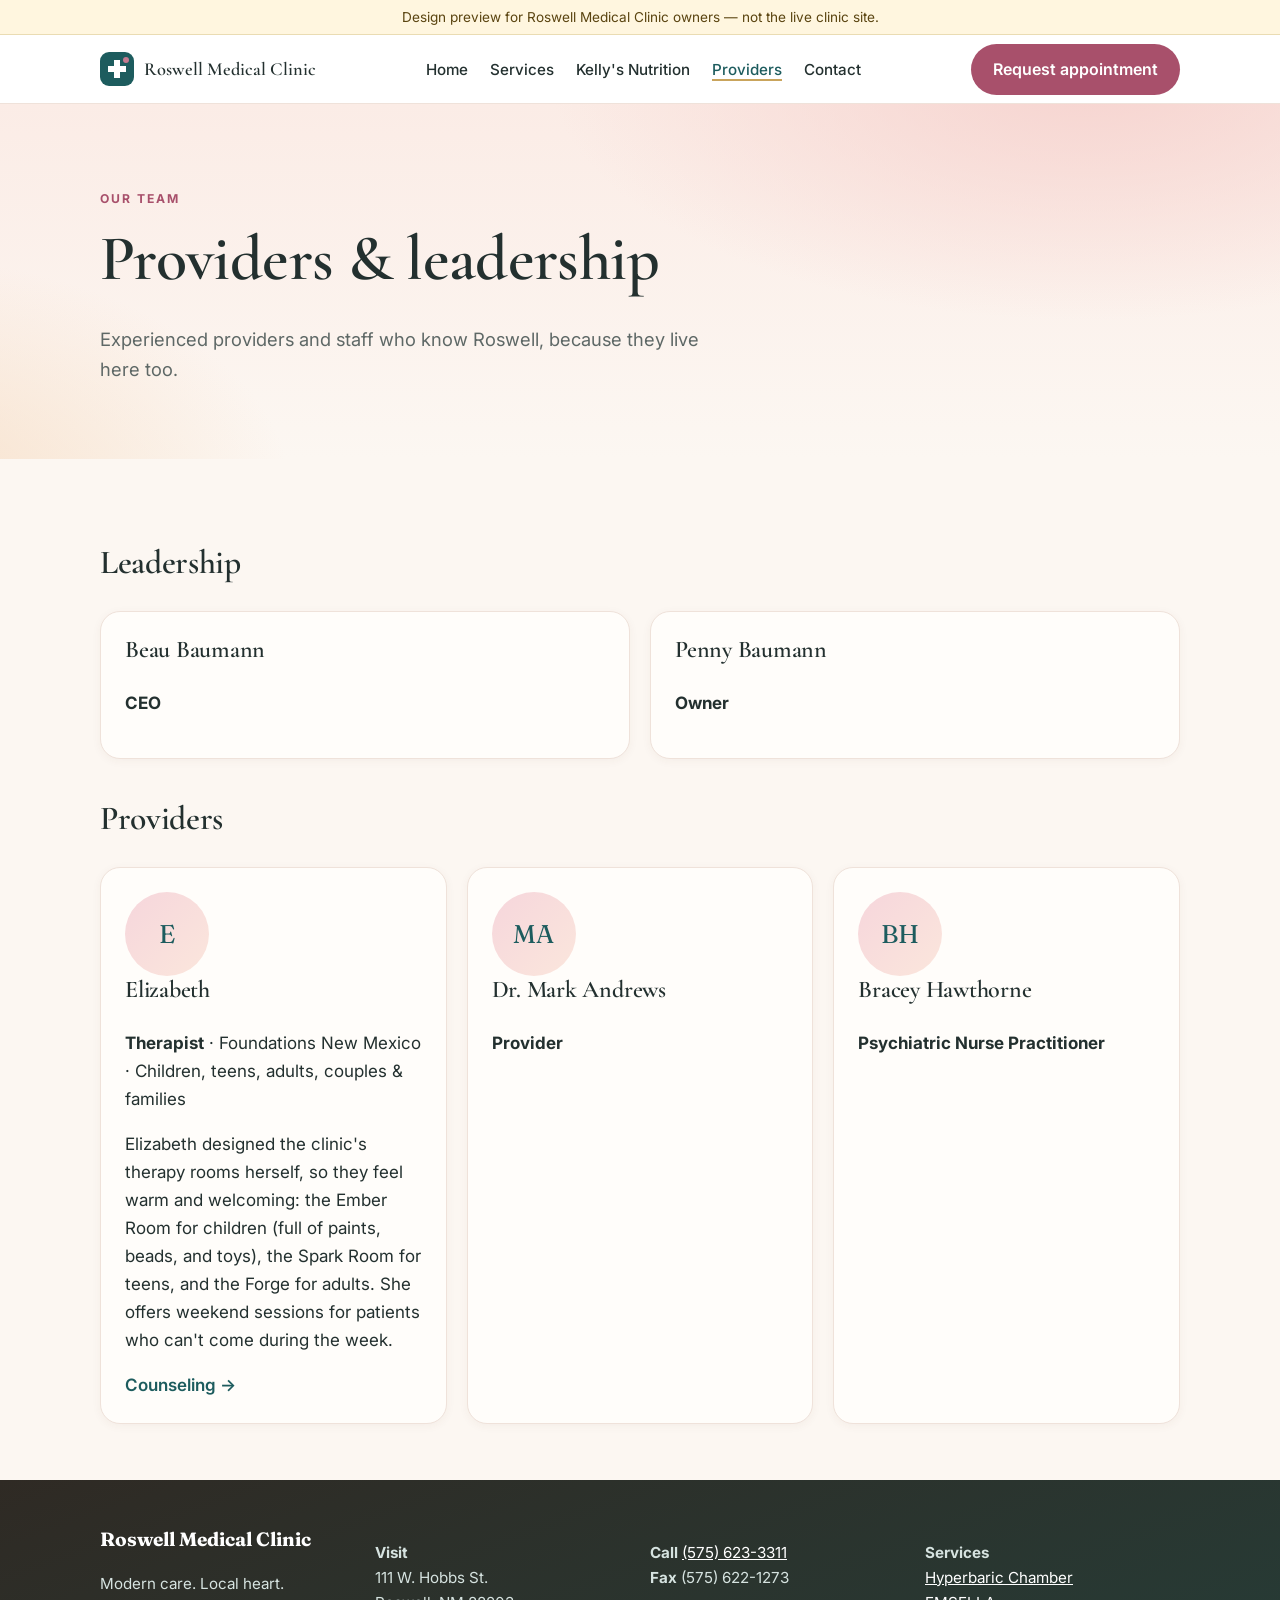
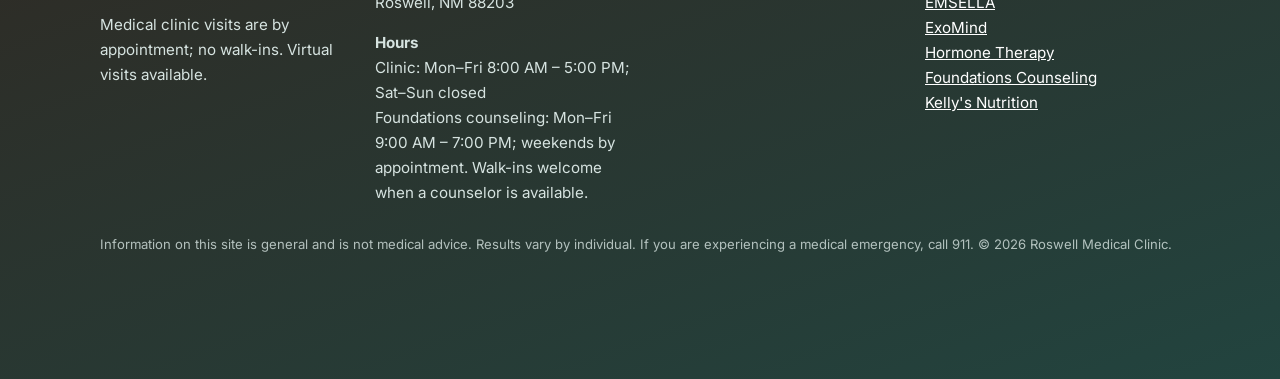
<file: roswell-medical/providers.html>
<!doctype html><html lang="en"><head><meta charset="utf-8"><meta name="viewport" content="width=device-width,initial-scale=1">
<meta name="robots" content="noindex,nofollow"><title>Our Providers & Leadership | Roswell Medical Clinic</title><meta name="description" content="Meet the providers and leadership team at Roswell Medical Clinic in Roswell, NM.">
<meta property="og:title" content="Our Providers & Leadership | Roswell Medical Clinic"><meta property="og:description" content="Meet the providers and leadership team at Roswell Medical Clinic in Roswell, NM."><meta name="theme-color" content="#1d5c5e">
<link rel="preconnect" href="https://fonts.googleapis.com"><link href="https://fonts.googleapis.com/css2?family=Cormorant+Garamond:wght@500;600;700&family=Great+Vibes&family=Playfair+Display:wght@700;900&family=Fraunces:wght@600&family=Inter:wght@400;500;600;700&display=swap" rel="stylesheet">
<link rel="stylesheet" href="styles.css"><script type="application/ld+json">{"@context": "https://schema.org", "@type": ["MedicalClinic", "LocalBusiness"], "name": "Roswell Medical Clinic", "slogan": "Modern care. Local heart.", "telephone": "+1-575-623-3311", "faxNumber": "+1-575-622-1273", "address": {"@type": "PostalAddress", "streetAddress": "111 W. Hobbs St.", "addressLocality": "Roswell", "addressRegion": "NM", "postalCode": "88203", "addressCountry": "US"}, "url": "https://roswellmedical.com/", "openingHours": "Mo-Fr 08:00-17:00", "medicalSpecialty": ["PrimaryCare", "Psychiatric"], "availableService": []}</script></head><body>
<a class="skip" href="#main">Skip to content</a><div class="preview">Design preview for Roswell Medical Clinic owners — not the live clinic site.</div>
<header><div class="wrap hbar"><a class="logo" href="index.html"><svg width="34" height="34" viewBox="0 0 34 34" aria-hidden="true"><rect width="34" height="34" rx="9" fill="#1d5c5e"/><path d="M14 8h6v6h6v6h-6v6h-6v-6H8v-6h6z" fill="#fff"/><circle cx="26" cy="8" r="3" fill="#c47a90"/></svg><span>Roswell Medical Clinic</span></a>
<button class="menu-t" aria-expanded="false" aria-controls="nav" onclick="var n=document.getElementById('nav');n.classList.toggle('open');this.setAttribute('aria-expanded',n.classList.contains('open'))">Menu</button>
<nav id="nav" aria-label="Main"><ul><li><a href="index.html">Home</a></li><li><a href="services.html">Services</a></li><li><a href="kellys-nutrition.html">Kelly's Nutrition</a></li><li><a href="providers.html" aria-current="page">Providers</a></li><li><a href="contact.html">Contact</a></li></ul></nav><a class="btn" href="book.html">Request appointment</a></div></header>
<main id="main">
<section class="hero"><div class="wrap"><p class="eyebrow">Our team</p><h1>Providers &amp; leadership</h1><p class="lead">Experienced providers and staff who know Roswell, because they live here too.</p></div></section>
<section><div class="wrap"><h2>Leadership</h2><div class="grid"><div class="card"><h3>Beau Baumann</h3><p><strong>CEO</strong></p><p></p></div><div class="card"><h3>Penny Baumann</h3><p><strong>Owner</strong></p></div></div>
<h2 style="margin-top:40px">Providers</h2><div class="grid"><div class="card"><div style="width:84px;height:84px;border-radius:50%;background:linear-gradient(135deg,#f6d6dc,#fbe6dc);display:grid;place-items:center;font-family:Fraunces,serif;font-size:1.6rem;color:var(--brand)" aria-hidden="true">E</div><h3>Elizabeth</h3><p><strong>Therapist</strong> · Foundations New Mexico · Children, teens, adults, couples &amp; families</p><p>Elizabeth designed the clinic's therapy rooms herself, so they feel warm and welcoming: the Ember Room for children (full of paints, beads, and toys), the Spark Room for teens, and the Forge for adults. She offers weekend sessions for patients who can't come during the week.</p><a class="more" href="behavioral-health-counseling-roswell-nm.html">Counseling →</a></div><div class="card"><div style="width:84px;height:84px;border-radius:50%;background:linear-gradient(135deg,#f6d6dc,#fbe6dc);display:grid;place-items:center;font-family:Fraunces,serif;font-size:1.6rem;color:var(--brand)" aria-hidden="true">MA</div><h3>Dr. Mark Andrews</h3><p><strong>Provider</strong></p></div><div class="card"><div style="width:84px;height:84px;border-radius:50%;background:linear-gradient(135deg,#f6d6dc,#fbe6dc);display:grid;place-items:center;font-family:Fraunces,serif;font-size:1.6rem;color:var(--brand)" aria-hidden="true">BH</div><h3>Bracey Hawthorne</h3><p><strong>Psychiatric Nurse Practitioner</strong></p></div></div></div></section></main>
<footer><div class="wrap grid"><div><strong style="font-family:Fraunces,serif;font-size:1.2rem;color:#fff">Roswell Medical Clinic</strong><p>Modern care. Local heart.</p><p>Medical clinic visits are by appointment; no walk-ins. Virtual visits available.</p></div>
<div><p><strong>Visit</strong><br>111 W. Hobbs St.<br>Roswell, NM 88203</p><p><strong>Hours</strong><br>Clinic: Mon–Fri 8:00 AM – 5:00 PM; Sat–Sun closed<br>Foundations counseling: Mon–Fri 9:00 AM – 7:00 PM; weekends by appointment. Walk-ins welcome when a counselor is available.</p></div><div><p><strong>Call</strong> <a href="tel:+15756233311">(575) 623-3311</a><br><strong>Fax</strong> (575) 622-1273</p></div>
<div><p><strong>Services</strong><br><a href="hyperbaric-chamber-roswell-nm.html">Hyperbaric Chamber</a><br><a href="emsella-roswell-nm.html">EMSELLA</a><br><a href="exomind-roswell-nm.html">ExoMind</a><br><a href="hormone-therapy-roswell-nm.html">Hormone Therapy</a><br><a href="behavioral-health-counseling-roswell-nm.html">Foundations Counseling</a><br><a href="kellys-nutrition.html">Kelly's Nutrition</a></p></div></div>
<div class="wrap"><p style="font-size:.82rem;opacity:.8">Information on this site is general and is not medical advice. Results vary by individual. If you are experiencing a medical emergency, call 911. © 2026 Roswell Medical Clinic.</p></div></footer>
<div class="mbar"><a class="btn ghost" href="tel:+15756233311">Call</a><a class="btn" href="book.html">Book</a></div><script src="site.js" defer></script></body></html>
</file>
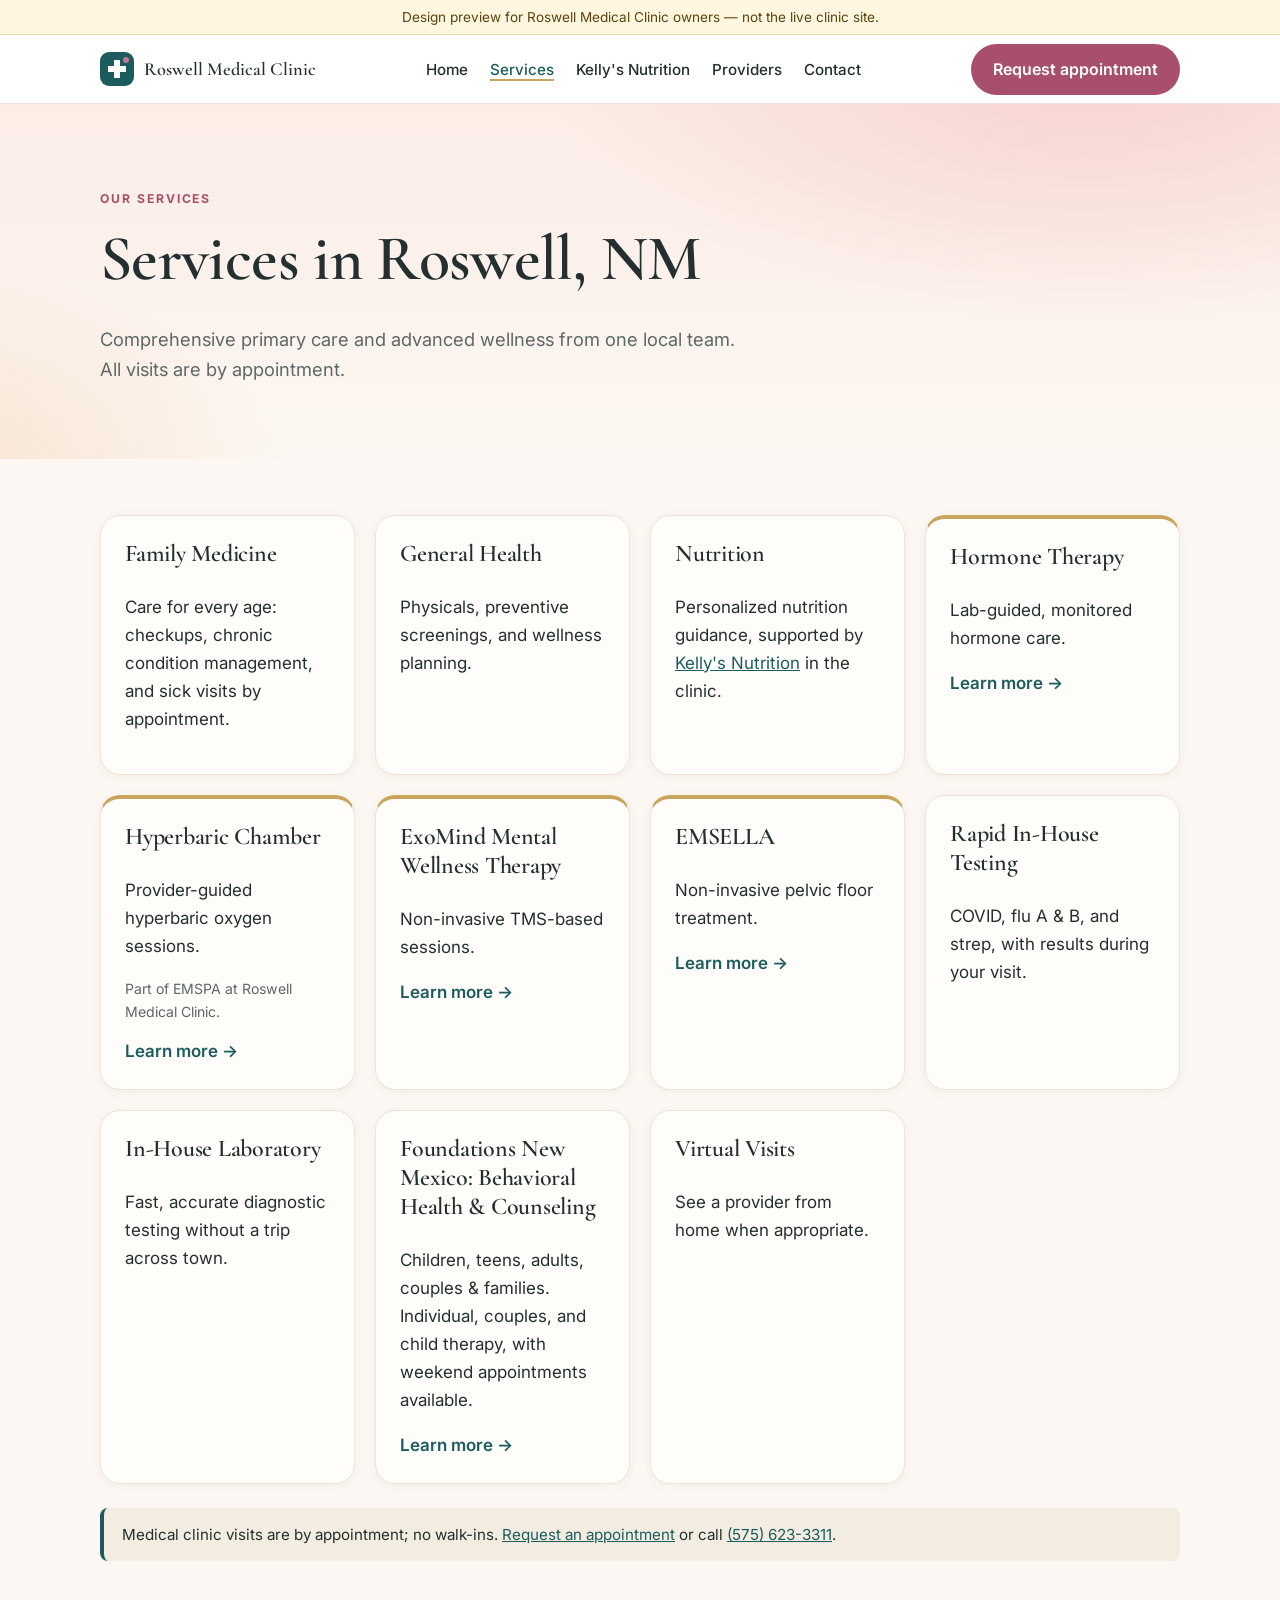
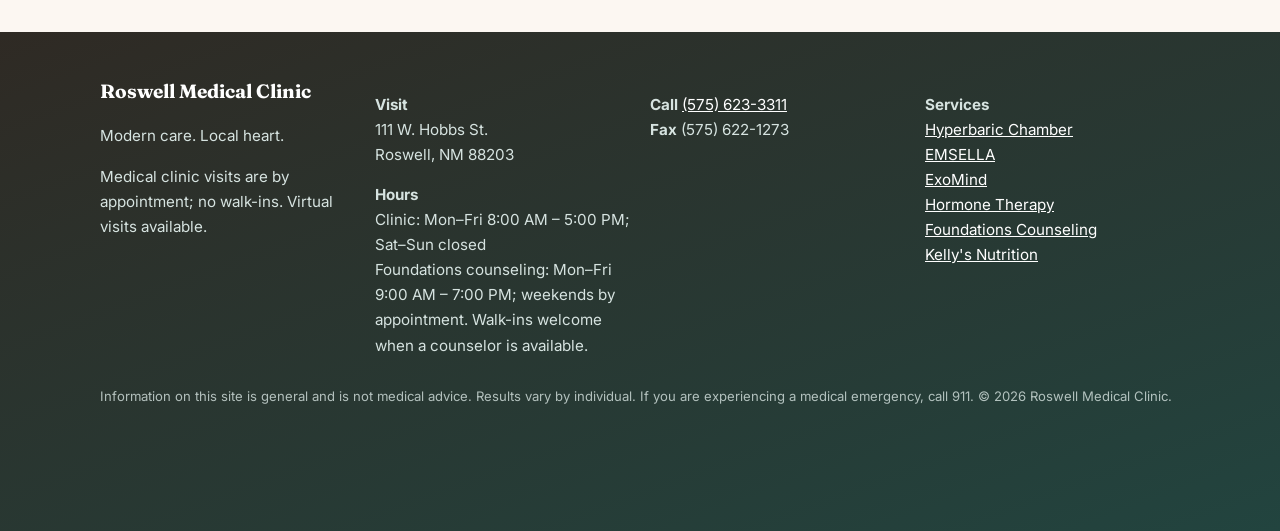
<file: roswell-medical/services.html>
<!doctype html><html lang="en"><head><meta charset="utf-8"><meta name="viewport" content="width=device-width,initial-scale=1">
<meta name="robots" content="noindex,nofollow"><title>Services | Roswell Medical Clinic, Roswell, NM</title><meta name="description" content="Family medicine, general health, nutrition, hormone therapy, hyperbaric chamber, ExoMind, EMSELLA, rapid testing, in-house lab, and behavioral health in Roswell, NM.">
<meta property="og:title" content="Services | Roswell Medical Clinic, Roswell, NM"><meta property="og:description" content="Family medicine, general health, nutrition, hormone therapy, hyperbaric chamber, ExoMind, EMSELLA, rapid testing, in-house lab, and behavioral health in Roswell, NM."><meta name="theme-color" content="#1d5c5e">
<link rel="preconnect" href="https://fonts.googleapis.com"><link href="https://fonts.googleapis.com/css2?family=Cormorant+Garamond:wght@500;600;700&family=Great+Vibes&family=Playfair+Display:wght@700;900&family=Fraunces:wght@600&family=Inter:wght@400;500;600;700&display=swap" rel="stylesheet">
<link rel="stylesheet" href="styles.css"><script type="application/ld+json">{"@context": "https://schema.org", "@type": ["MedicalClinic", "LocalBusiness"], "name": "Roswell Medical Clinic", "slogan": "Modern care. Local heart.", "telephone": "+1-575-623-3311", "faxNumber": "+1-575-622-1273", "address": {"@type": "PostalAddress", "streetAddress": "111 W. Hobbs St.", "addressLocality": "Roswell", "addressRegion": "NM", "postalCode": "88203", "addressCountry": "US"}, "url": "https://roswellmedical.com/", "openingHours": "Mo-Fr 08:00-17:00", "medicalSpecialty": ["PrimaryCare", "Psychiatric"], "availableService": []}</script></head><body>
<a class="skip" href="#main">Skip to content</a><div class="preview">Design preview for Roswell Medical Clinic owners — not the live clinic site.</div>
<header><div class="wrap hbar"><a class="logo" href="index.html"><svg width="34" height="34" viewBox="0 0 34 34" aria-hidden="true"><rect width="34" height="34" rx="9" fill="#1d5c5e"/><path d="M14 8h6v6h6v6h-6v6h-6v-6H8v-6h6z" fill="#fff"/><circle cx="26" cy="8" r="3" fill="#c47a90"/></svg><span>Roswell Medical Clinic</span></a>
<button class="menu-t" aria-expanded="false" aria-controls="nav" onclick="var n=document.getElementById('nav');n.classList.toggle('open');this.setAttribute('aria-expanded',n.classList.contains('open'))">Menu</button>
<nav id="nav" aria-label="Main"><ul><li><a href="index.html">Home</a></li><li><a href="services.html" aria-current="page">Services</a></li><li><a href="kellys-nutrition.html">Kelly's Nutrition</a></li><li><a href="providers.html">Providers</a></li><li><a href="contact.html">Contact</a></li></ul></nav><a class="btn" href="book.html">Request appointment</a></div></header>
<main id="main">
<section class="hero"><div class="wrap"><p class="eyebrow">Our services</p><h1>Services in Roswell, NM</h1><p class="lead">Comprehensive primary care and advanced wellness from one local team. All visits are by appointment.</p></div></section>
<section><div class="wrap grid">
<div class="card"><h3>Family Medicine</h3><p>Care for every age: checkups, chronic condition management, and sick visits by appointment.</p></div>
<div class="card"><h3>General Health</h3><p>Physicals, preventive screenings, and wellness planning.</p></div>
<div class="card"><h3>Nutrition</h3><p>Personalized nutrition guidance, supported by <a href="kellys-nutrition.html">Kelly's Nutrition</a> in the clinic.</p></div>
<div class="card feature"><h3>Hormone Therapy</h3><p>Lab-guided, monitored hormone care.</p><a class="more" href="hormone-therapy-roswell-nm.html">Learn more →</a></div>
<div class="card feature"><h3>Hyperbaric Chamber</h3><p>Provider-guided hyperbaric oxygen sessions.</p><p style="font-size:.88rem;color:var(--muted)">Part of EMSPA at Roswell Medical Clinic.</p><a class="more" href="hyperbaric-chamber-roswell-nm.html">Learn more →</a></div>
<div class="card feature"><h3>ExoMind Mental Wellness Therapy</h3><p>Non-invasive TMS-based sessions.</p><a class="more" href="exomind-roswell-nm.html">Learn more →</a></div>
<div class="card feature"><h3>EMSELLA</h3><p>Non-invasive pelvic floor treatment.</p><a class="more" href="emsella-roswell-nm.html">Learn more →</a></div>
<div class="card"><h3>Rapid In-House Testing</h3><p>COVID, flu A &amp; B, and strep, with results during your visit.</p></div>
<div class="card"><h3>In-House Laboratory</h3><p>Fast, accurate diagnostic testing without a trip across town.</p></div>
<div class="card"><h3>Foundations New Mexico: Behavioral Health &amp; Counseling</h3><p>Children, teens, adults, couples &amp; families. Individual, couples, and child therapy, with weekend appointments available.</p><a class="more" href="behavioral-health-counseling-roswell-nm.html">Learn more →</a></div>
<div class="card"><h3>Virtual Visits</h3><p>See a provider from home when appropriate.</p></div></div>
<div class="wrap"><p class="note" style="margin-top:24px">Medical clinic visits are by appointment; no walk-ins. <a href="book.html">Request an appointment</a> or call <a href="tel:+15756233311">(575) 623-3311</a>.</p></div></section></main>
<footer><div class="wrap grid"><div><strong style="font-family:Fraunces,serif;font-size:1.2rem;color:#fff">Roswell Medical Clinic</strong><p>Modern care. Local heart.</p><p>Medical clinic visits are by appointment; no walk-ins. Virtual visits available.</p></div>
<div><p><strong>Visit</strong><br>111 W. Hobbs St.<br>Roswell, NM 88203</p><p><strong>Hours</strong><br>Clinic: Mon–Fri 8:00 AM – 5:00 PM; Sat–Sun closed<br>Foundations counseling: Mon–Fri 9:00 AM – 7:00 PM; weekends by appointment. Walk-ins welcome when a counselor is available.</p></div><div><p><strong>Call</strong> <a href="tel:+15756233311">(575) 623-3311</a><br><strong>Fax</strong> (575) 622-1273</p></div>
<div><p><strong>Services</strong><br><a href="hyperbaric-chamber-roswell-nm.html">Hyperbaric Chamber</a><br><a href="emsella-roswell-nm.html">EMSELLA</a><br><a href="exomind-roswell-nm.html">ExoMind</a><br><a href="hormone-therapy-roswell-nm.html">Hormone Therapy</a><br><a href="behavioral-health-counseling-roswell-nm.html">Foundations Counseling</a><br><a href="kellys-nutrition.html">Kelly's Nutrition</a></p></div></div>
<div class="wrap"><p style="font-size:.82rem;opacity:.8">Information on this site is general and is not medical advice. Results vary by individual. If you are experiencing a medical emergency, call 911. © 2026 Roswell Medical Clinic.</p></div></footer>
<div class="mbar"><a class="btn ghost" href="tel:+15756233311">Call</a><a class="btn" href="book.html">Book</a></div><script src="site.js" defer></script></body></html>
</file>
<file: roswell-medical/styles.css>
:root{--ink:#23302f;--muted:#5e6866;--bg:#fcf7f2;--card:#fffdfa;--brand:#1d5c5e;--brand-d:#154446;--terra:#a8506b;--sand:#f3dcd2;--accent:#c9a45c;--line:#efe2da;--r:20px}
*{box-sizing:border-box}html{scroll-behavior:smooth}body{margin:0;font-family:"Inter",system-ui,-apple-system,Segoe UI,Roboto,sans-serif;color:var(--ink);background:var(--bg);line-height:1.65;font-size:17px}
h1,h2,h3{font-family:"Cormorant Garamond","Fraunces",Georgia,serif;line-height:1.2;font-weight:600;letter-spacing:-.01em}h1{font-size:clamp(2.4rem,6vw,4rem);margin:.2em 0 .4em}h2{font-size:clamp(1.5rem,3.4vw,2.1rem)}
a{color:var(--brand)}a:focus-visible,button:focus-visible,input:focus-visible,select:focus-visible,textarea:focus-visible{outline:3px solid var(--accent);outline-offset:2px}
.skip{position:absolute;left:-999px}.skip:focus{left:8px;top:8px;background:#fff;padding:8px;z-index:99}
.wrap{max-width:1120px;margin:0 auto;padding:0 20px}
.preview{background:#fff6df;color:#5a4410;font-size:.85rem;text-align:center;padding:6px 12px;border-bottom:1px solid #eadcb3}
header{background:rgba(255,255,255,.95);backdrop-filter:blur(8px);border-bottom:1px solid var(--line);position:sticky;top:0;z-index:20}
.hbar{display:flex;align-items:center;justify-content:space-between;gap:16px;min-height:68px}
.logo{display:flex;align-items:center;gap:10px;text-decoration:none;color:var(--ink);font-family:"Cormorant Garamond","Fraunces",Georgia,serif;font-weight:600;font-size:1.15rem}
.logo svg{flex:none}
nav ul{list-style:none;display:flex;gap:22px;margin:0;padding:0}nav a{text-decoration:none;color:var(--ink);font-weight:500;font-size:.95rem}nav a[aria-current]{color:var(--brand);border-bottom:2px solid var(--accent)}
.btn{display:inline-block;transition:transform .2s,background .2s;background:var(--terra);color:#fff;text-decoration:none;padding:12px 22px;border-radius:999px;font-weight:600;border:0;cursor:pointer;font-size:1rem}.btn:hover{background:#8c3f58;transform:translateY(-2px)}.btn.ghost{background:transparent;color:var(--brand);border:2px solid var(--brand)}.btn.ghost:hover{background:var(--brand);color:#fff}
.menu-t{display:none;background:none;border:1px solid var(--line);border-radius:10px;padding:8px 12px;font-size:1rem}
.hero{background:radial-gradient(900px 420px at 85% -10%,#f6d3cf 0,transparent 60%),radial-gradient(700px 400px at -10% 110%,#f7dfc8 0,transparent 60%),linear-gradient(180deg,#fbece6,#fcf7f2);padding:72px 0 56px;position:relative;overflow:hidden}
.eyebrow{text-transform:uppercase;letter-spacing:.16em;font-size:.76rem;color:var(--terra);font-weight:700}
.lead{font-size:1.15rem;color:var(--muted);max-width:640px}
.cta{display:flex;flex-wrap:wrap;gap:12px;margin-top:22px}
section{padding:56px 0}.grid{display:grid;gap:20px;grid-template-columns:repeat(auto-fit,minmax(250px,1fr))}
.card{background:var(--card);border:1px solid var(--line);border-radius:var(--r);padding:24px;box-shadow:0 2px 10px rgba(90,60,30,.05);transition:transform .25s,box-shadow .25s}.card:hover{transform:translateY(-4px);box-shadow:0 14px 30px rgba(90,60,30,.12)}.card h3{margin-top:0;font-size:1.5rem}.card a.more{font-weight:600;text-decoration:none}
.feature{border-top:4px solid var(--accent)}
.note{background:#f3ece0;border-left:4px solid var(--brand);padding:14px 18px;border-radius:8px;font-size:.95rem}
.warn{background:#fff6df;border-left:4px solid var(--accent);padding:14px 18px;border-radius:8px;font-size:.92rem}
.confirm{background:#fde8e8;color:#8a1c1c;font-size:.75rem;font-weight:700;padding:1px 6px;border-radius:6px;white-space:nowrap}
.price{font-size:1.2rem;font-weight:700}
details{background:#fff;border:1px solid var(--line);border-radius:12px;padding:14px 18px;margin:10px 0}summary{cursor:pointer;font-weight:600}
.steps{counter-reset:s;list-style:none;padding:0}.steps li{counter-increment:s;padding-left:46px;position:relative;margin:14px 0}.steps li:before{content:counter(s);position:absolute;left:0;top:0;width:32px;height:32px;border-radius:50%;background:var(--terra);color:#fff;display:grid;place-items:center;font-weight:700}
form .row{display:grid;gap:16px;grid-template-columns:1fr 1fr}label{font-weight:600;display:block;margin-bottom:4px}input,select,textarea{width:100%;padding:12px;border:1px solid #c5d3d0;border-radius:10px;font:inherit;background:#fff}fieldset{border:1px solid var(--line);border-radius:10px}
table{border-collapse:collapse;width:100%}td,th{padding:10px;border-bottom:1px solid var(--line);text-align:left}
footer{background:linear-gradient(160deg,#2f2a24,#22443f);color:#d6e3e0;padding:44px 0 110px;font-size:.95rem}footer a{color:#fff}
.mbar{display:none}
@media(max-width:860px){nav{display:none;position:absolute;top:68px;left:0;right:0;background:#fff;border-bottom:1px solid var(--line)}nav.open{display:block}nav ul{flex-direction:column;padding:14px 20px;gap:14px}.menu-t{display:block}.hbar .btn{display:none}form .row{grid-template-columns:1fr}
.mbar{display:flex;position:fixed;bottom:0;left:0;right:0;z-index:30;gap:10px;padding:10px 12px calc(10px + env(safe-area-inset-bottom));background:#fff;border-top:1px solid var(--line);box-shadow:0 -4px 16px rgba(0,0,0,.06)}.mbar a{flex:1;text-align:center}}

.blob{position:absolute;border-radius:50%;filter:blur(2px);opacity:.5;animation:float 14s ease-in-out infinite;pointer-events:none;z-index:0}.b1{width:260px;height:260px;background:radial-gradient(circle,#e9a7b4,transparent 70%);top:-60px;right:6%}.b2{width:200px;height:200px;background:radial-gradient(circle,#f2c9a4,transparent 70%);bottom:-50px;left:4%;animation-delay:-5s}.b3{width:120px;height:120px;background:radial-gradient(circle,#7fb0ad,transparent 70%);top:40%;right:40%;animation-delay:-9s}
@keyframes float{0%,100%{transform:translate(0,0)}50%{transform:translate(18px,-22px)}}
.hero .wrap{position:relative;z-index:1}
.reveal{opacity:0;transform:translateY(22px);transition:opacity .8s ease,transform .8s ease}.reveal.in{opacity:1;transform:none}
.car{position:relative}.car-track{display:grid}.slide{grid-area:1/1;opacity:0;visibility:hidden;transition:opacity .9s ease,visibility .9s}.slide.on{opacity:1;visibility:visible}
.hs{display:grid;grid-template-columns:1.1fr .9fr;gap:36px;align-items:center;min-height:440px}
.art{aspect-ratio:4/3.4;border-radius:200px 200px 28px 28px;position:relative;overflow:hidden;box-shadow:0 24px 50px rgba(120,70,40,.18)}
.art .tag{position:absolute;bottom:16px;left:50%;transform:translateX(-50%);background:rgba(255,253,249,.85);font-size:.72rem;letter-spacing:.14em;text-transform:uppercase;padding:6px 14px;border-radius:999px;color:var(--muted);white-space:nowrap}
.art .sun{position:absolute;width:46%;aspect-ratio:1;border-radius:50%;top:16%;left:27%;background:radial-gradient(circle,#fbe3c4,#f0a98e)}
.art .mesa{position:absolute;left:0;right:0;bottom:0;height:42%;background:linear-gradient(180deg,#8f5a78,#5d3f5f);clip-path:polygon(0 40%,18% 30%,30% 45%,52% 20%,70% 35%,85% 25%,100% 38%,100% 100%,0 100%)}
.g1{background:linear-gradient(180deg,#fbe6dc,#f2bfae)}.g2{background:linear-gradient(160deg,#d3e6e4,#7fb0ad)}.g3{background:linear-gradient(160deg,#f6e7cf,#dcbd82)}.g4{background:linear-gradient(160deg,#f6d6dc,#c47a90)}
.art.photo{background-size:cover;background-position:center}.fimg{width:100%;height:auto;border-radius:20px;display:block;box-shadow:0 18px 40px rgba(90,40,60,.15)}
.ring{position:absolute;border:2px solid rgba(255,255,255,.7);border-radius:50%;animation:float 10s ease-in-out infinite}
.ctrl{display:flex;align-items:center;gap:12px;margin-top:24px}.dots{display:flex;gap:8px}.dots button{width:12px;height:12px;border-radius:50%;border:2px solid var(--terra);background:transparent;padding:0;cursor:pointer}.dots button[aria-current=true]{background:var(--terra);width:28px;border-radius:8px}
.pb,.arr{background:var(--card);border:1px solid var(--line);border-radius:999px;padding:6px 14px;cursor:pointer;font:inherit;font-size:.85rem;color:var(--ink)}
.rail{display:flex;gap:20px;overflow-x:auto;scroll-snap-type:x mandatory;padding:8px 4px 20px;scrollbar-width:thin}.rail>*{flex:0 0 min(300px,82%);scroll-snap-align:start}
.cat-ic{width:56px;height:56px;border-radius:16px;display:grid;place-items:center;font-size:1.6rem;margin-bottom:10px}
@media(max-width:860px){.hs{grid-template-columns:1fr;min-height:0}.art{max-width:340px;width:100%;margin:0 auto;order:-1;aspect-ratio:4/3}}
@media(prefers-reduced-motion:reduce){html{scroll-behavior:auto}*{animation:none!important;transition:none!important}.reveal{opacity:1;transform:none}}
</file>
